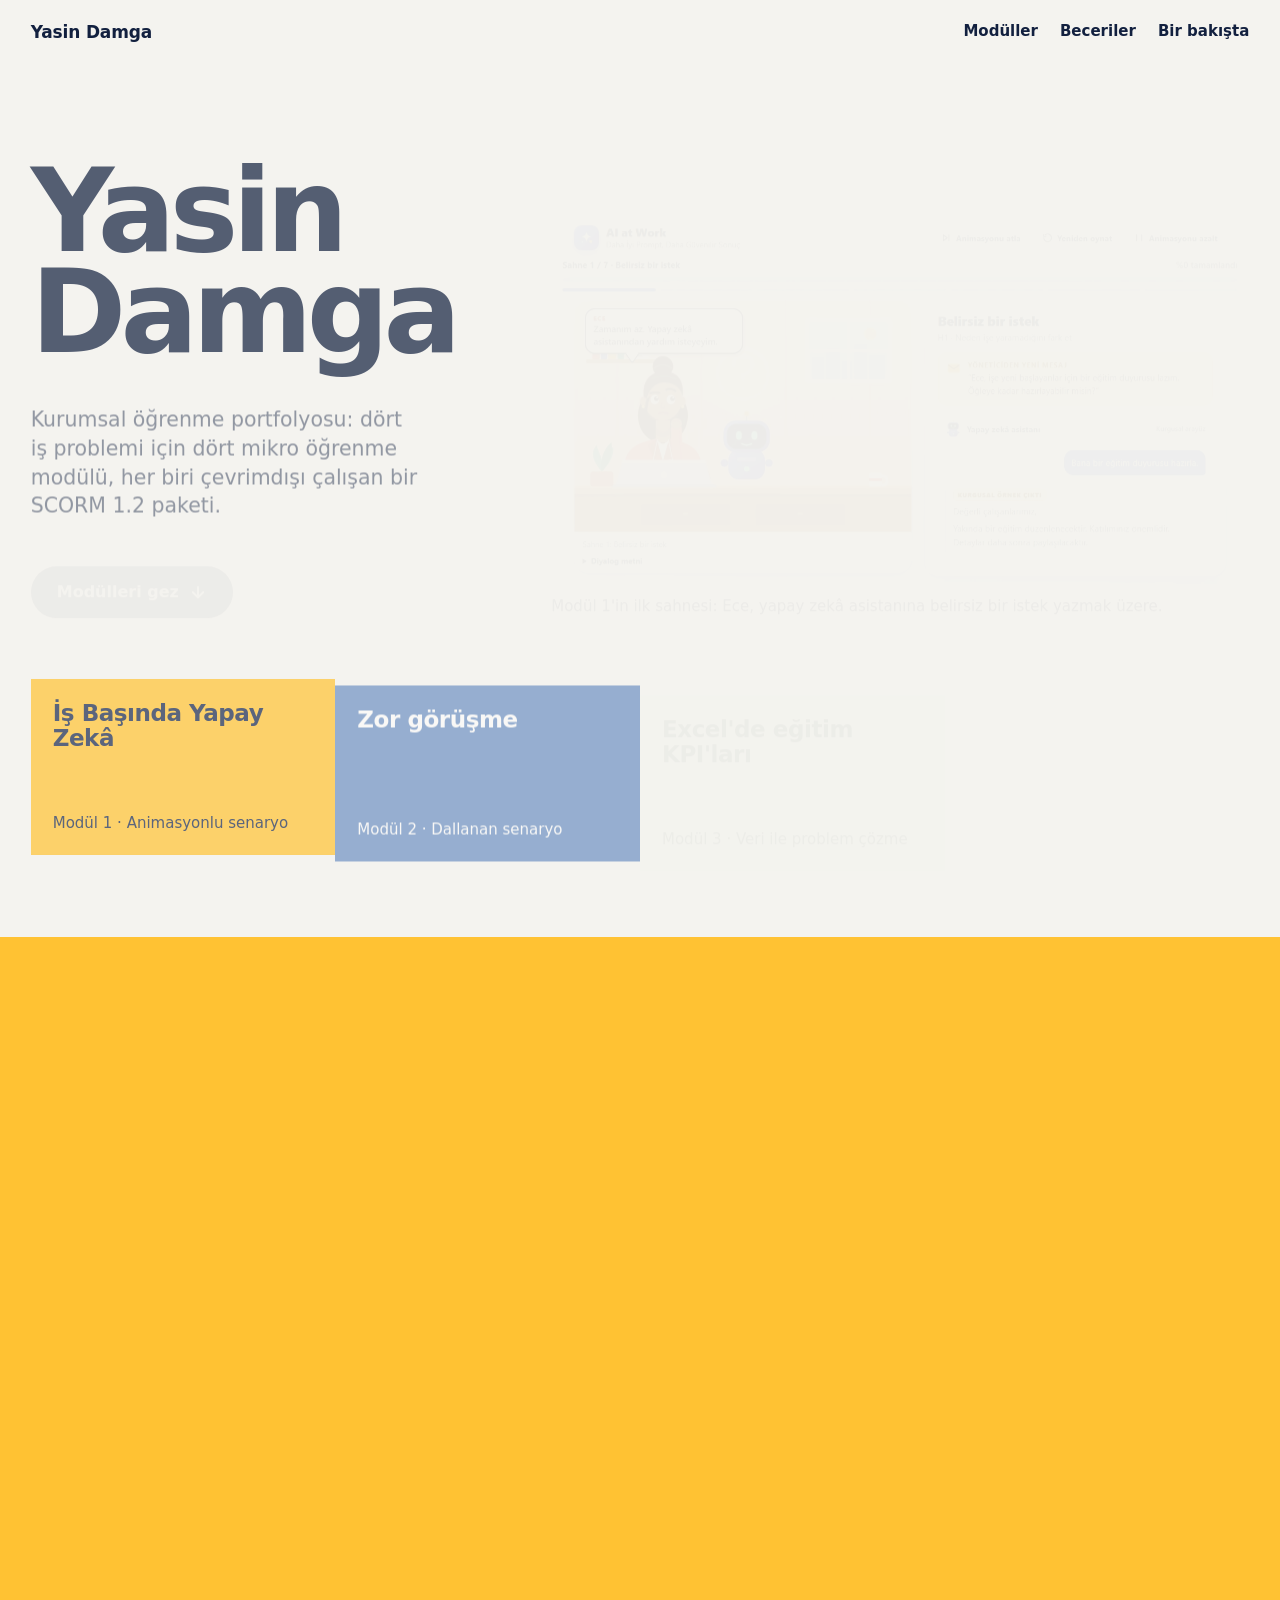
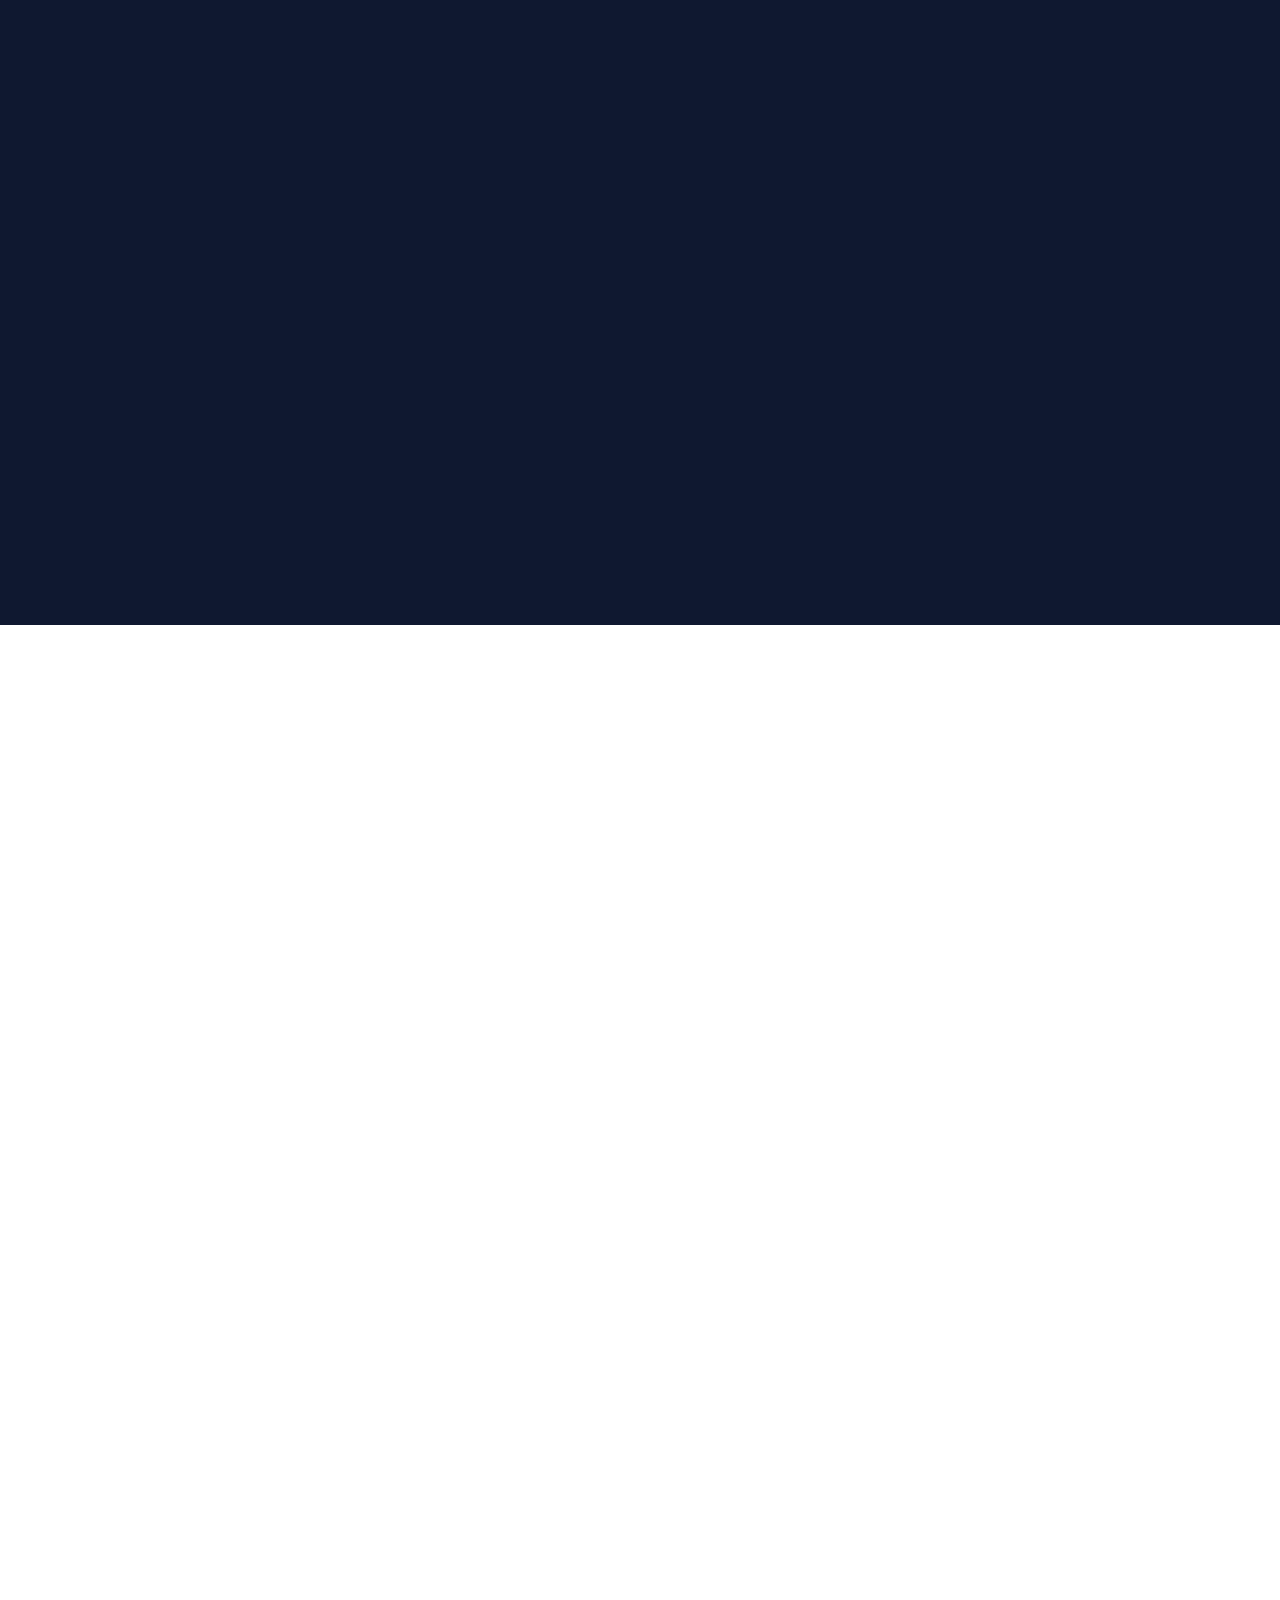
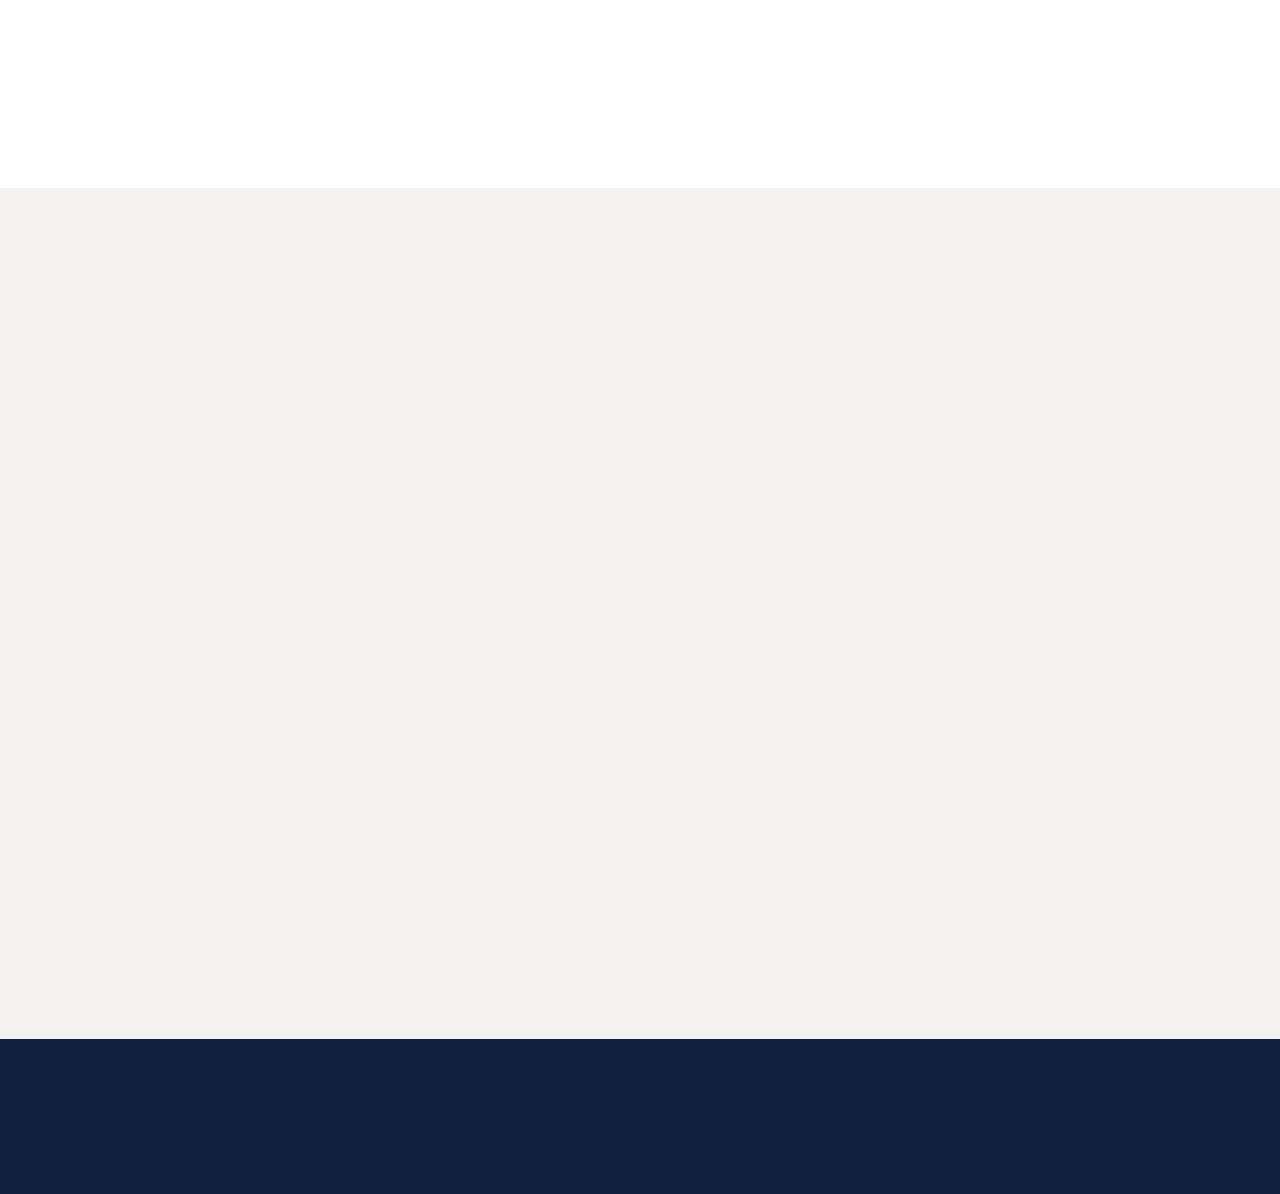
<file: index.html>
<!DOCTYPE html>
<html lang="tr">
<head>
  <meta charset="UTF-8">
  <meta http-equiv="refresh" content="0; url=kurumsal-akademi/index.html">
  <title>Yasin Damga: Kurumsal Öğrenme Portfolyosu</title>
</head>
<body>
  <p><a href="kurumsal-akademi/index.html">Portfolyoya git</a></p>
</body>
</html>
</file>
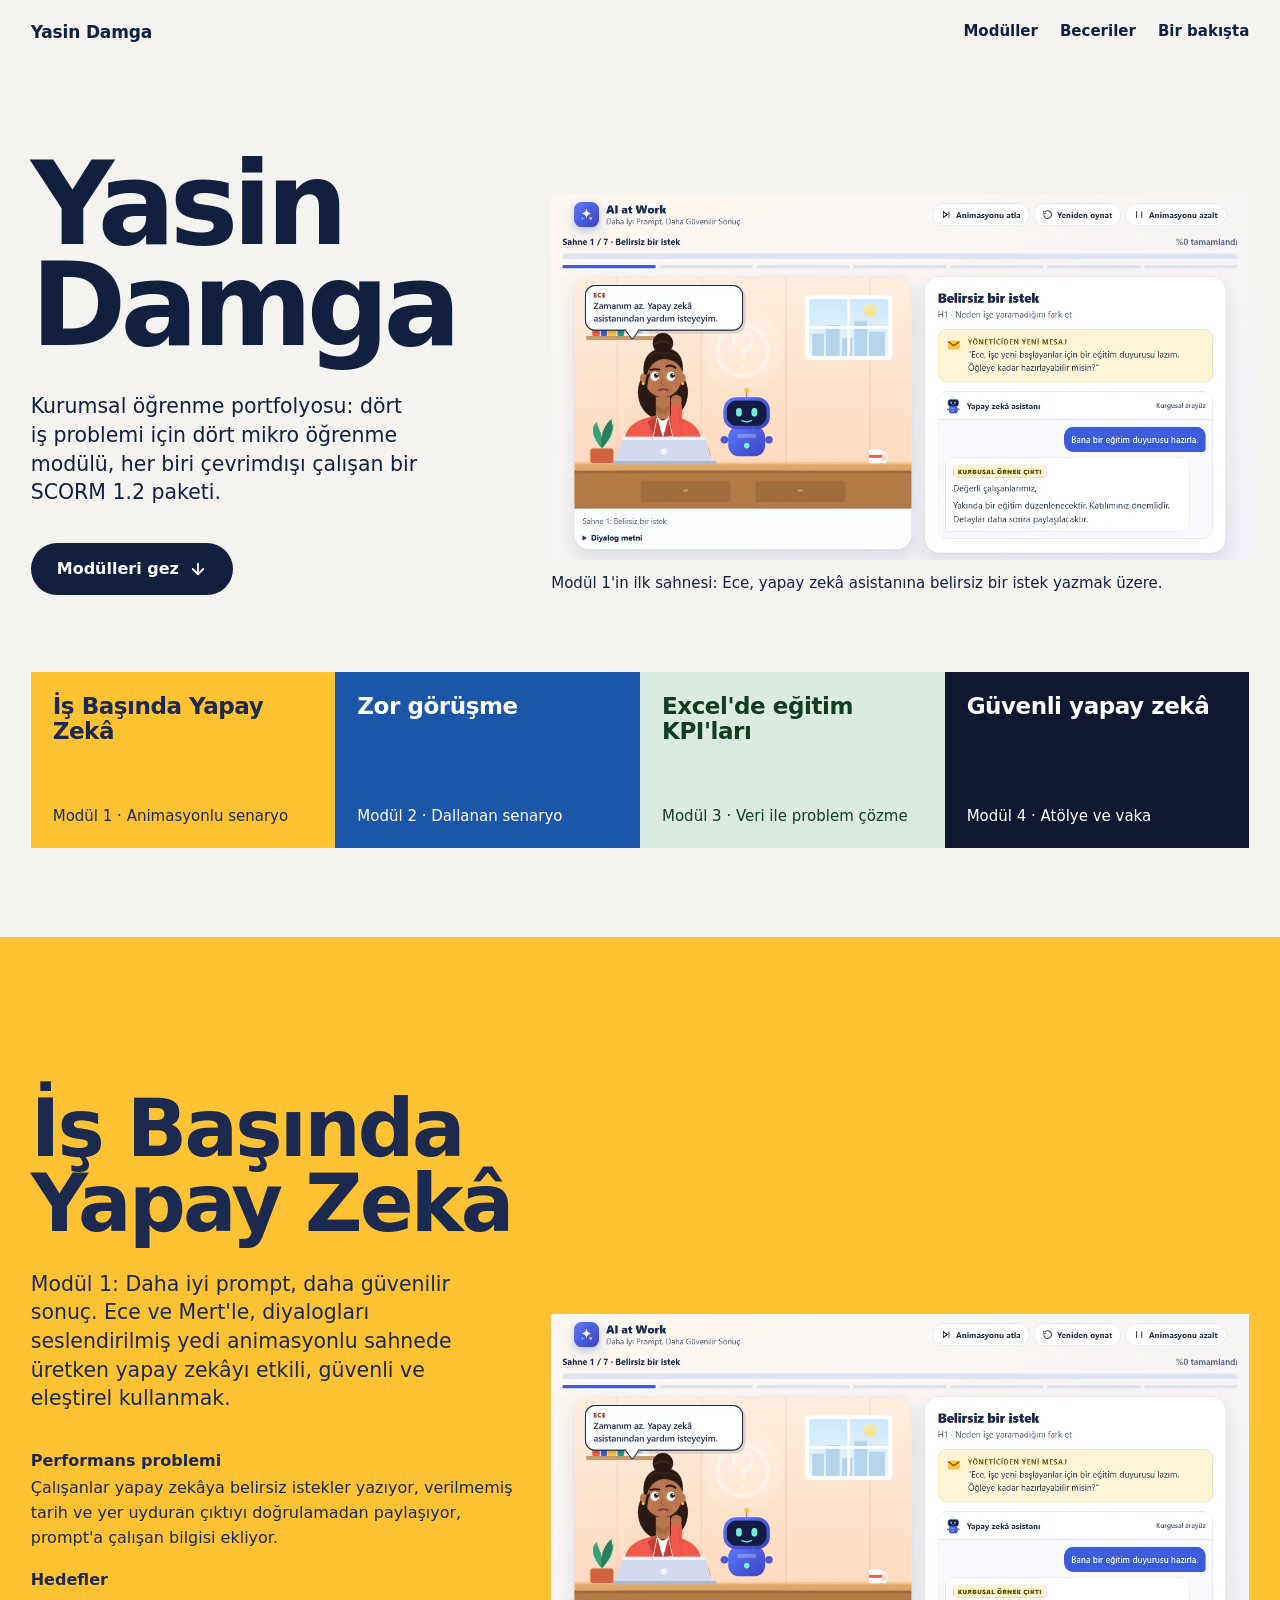
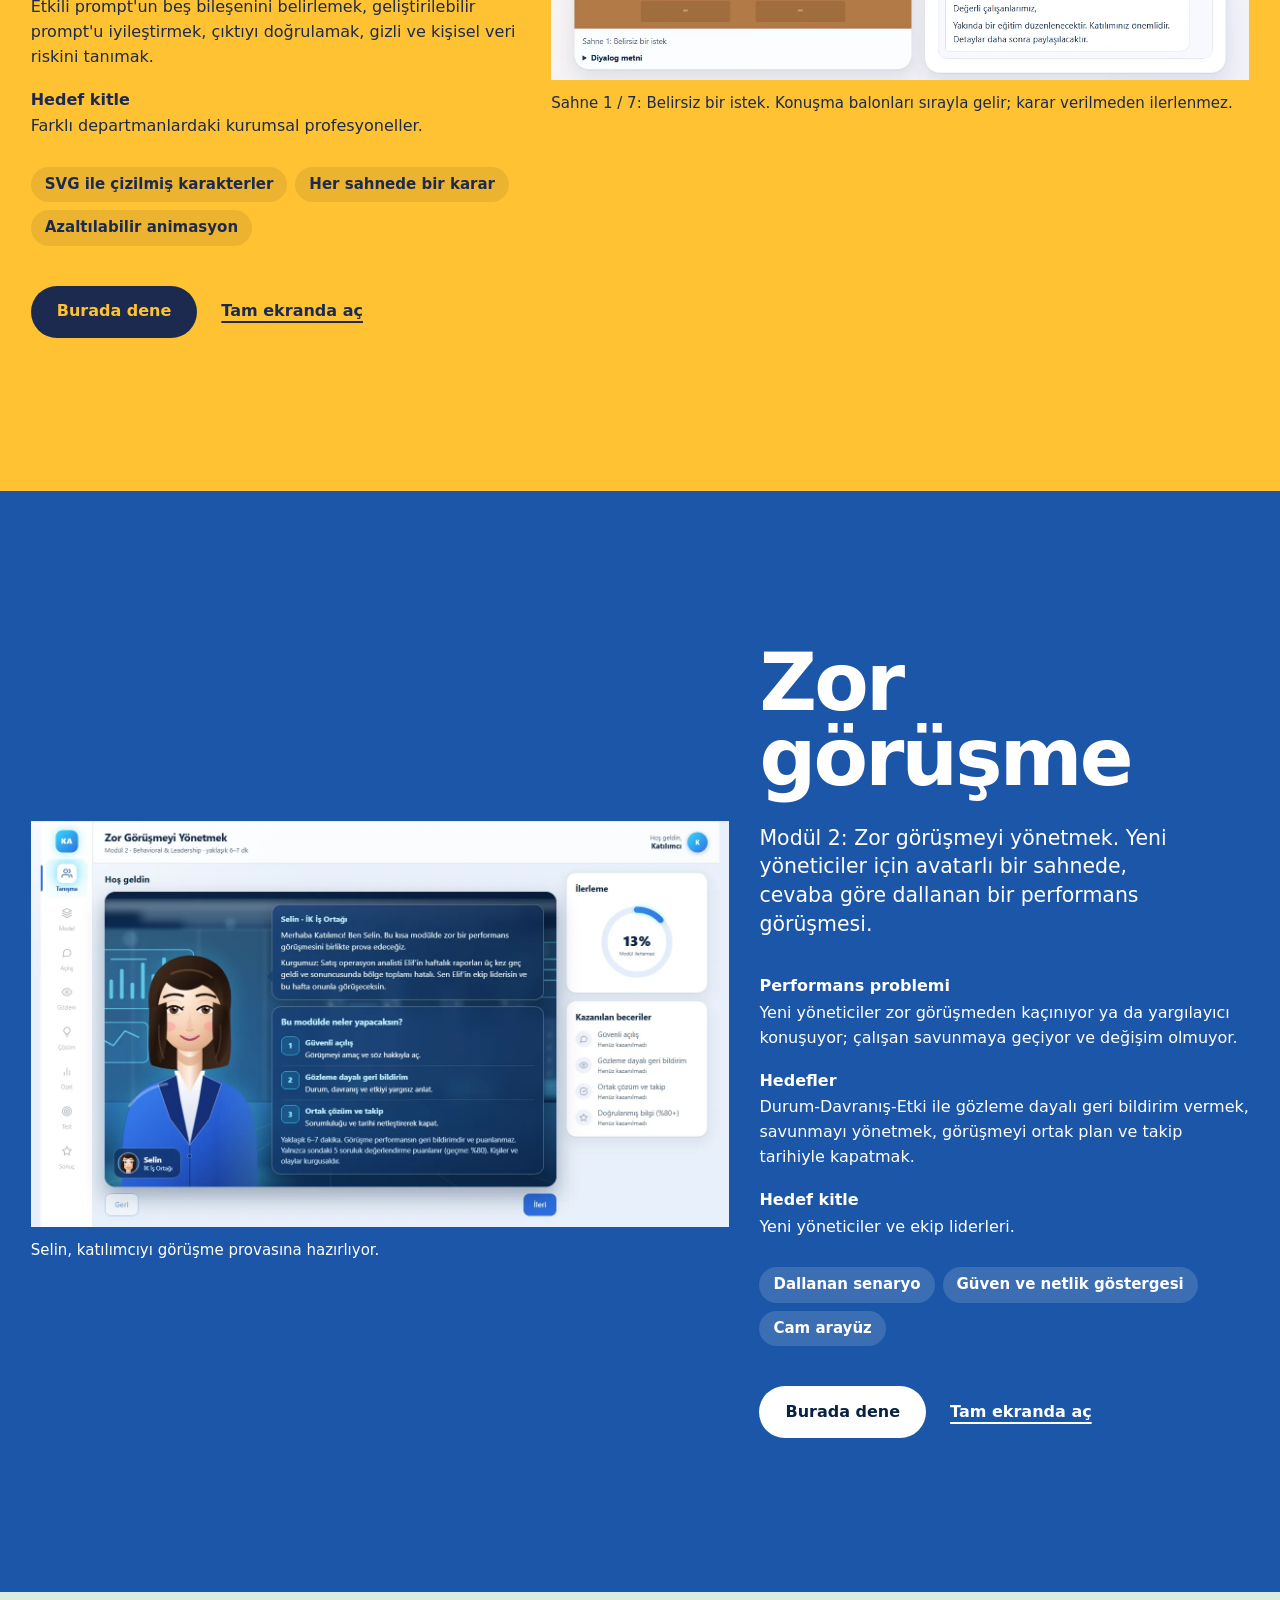
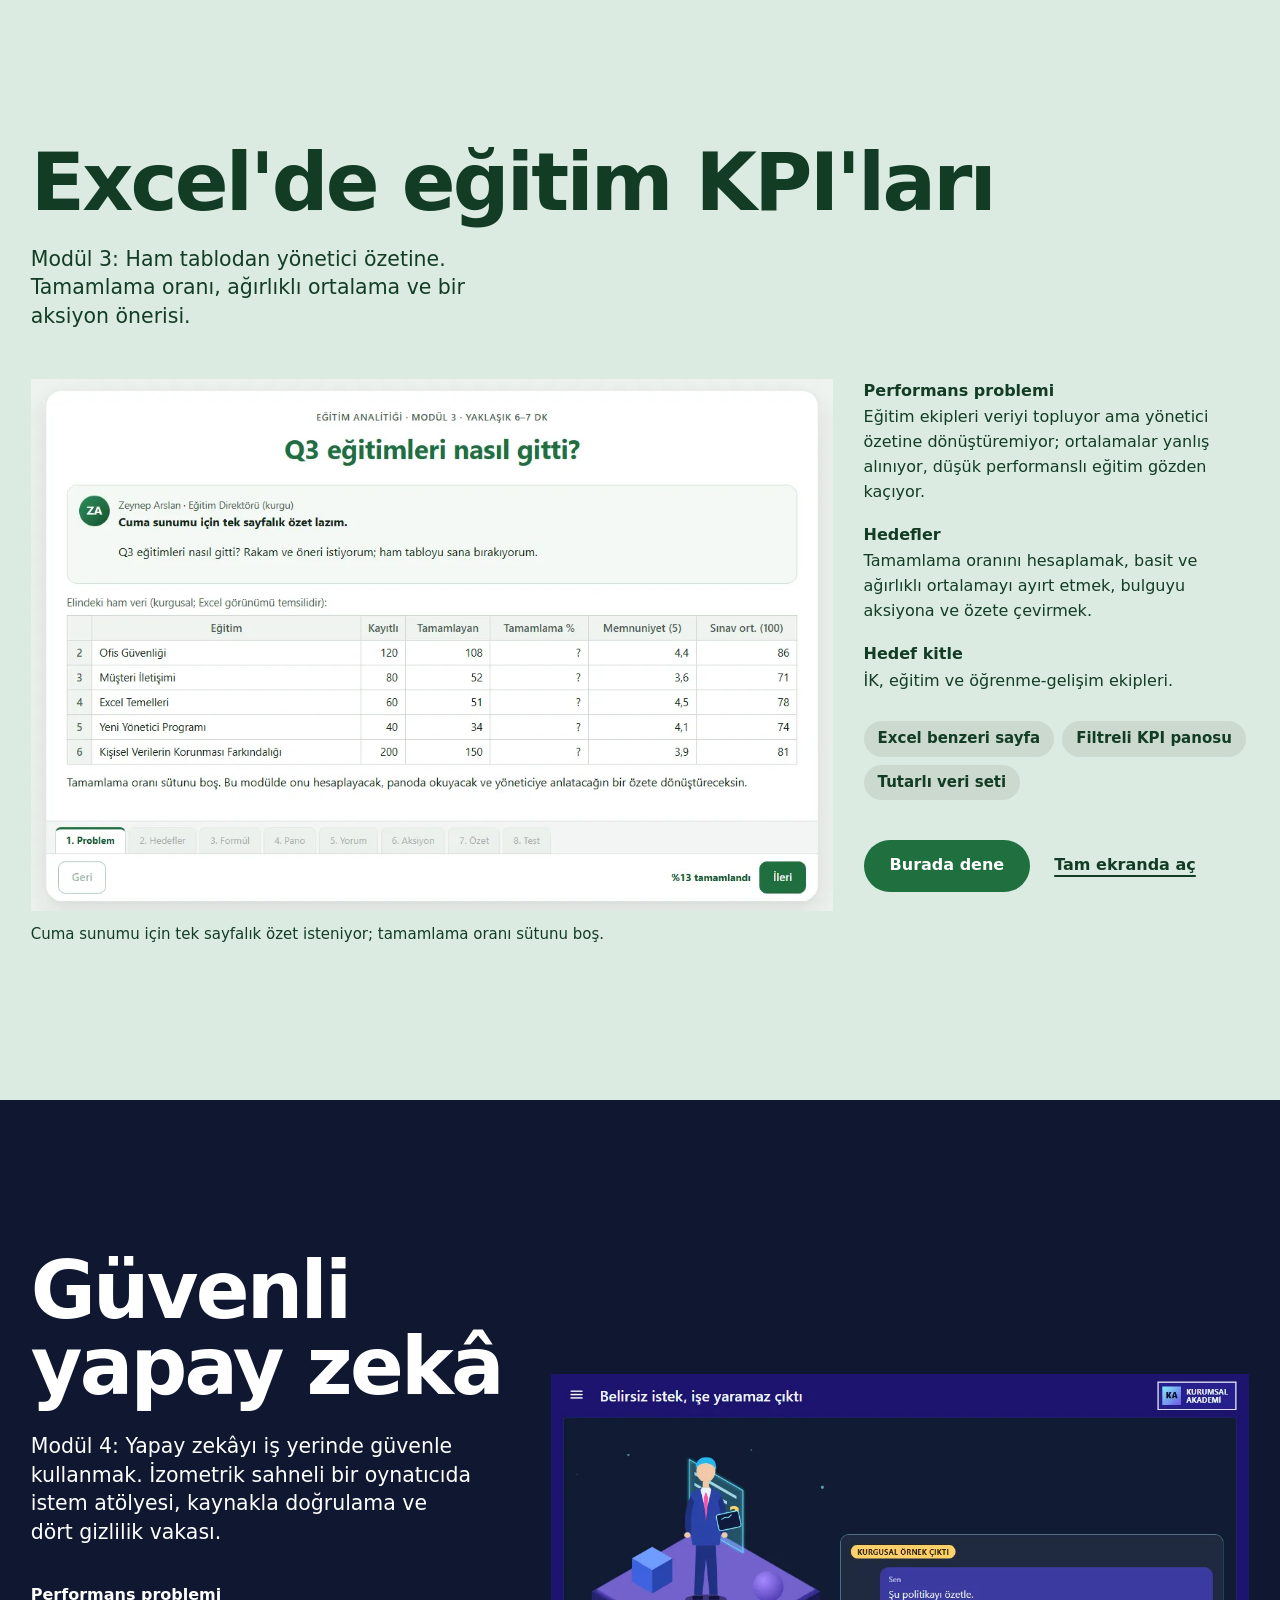
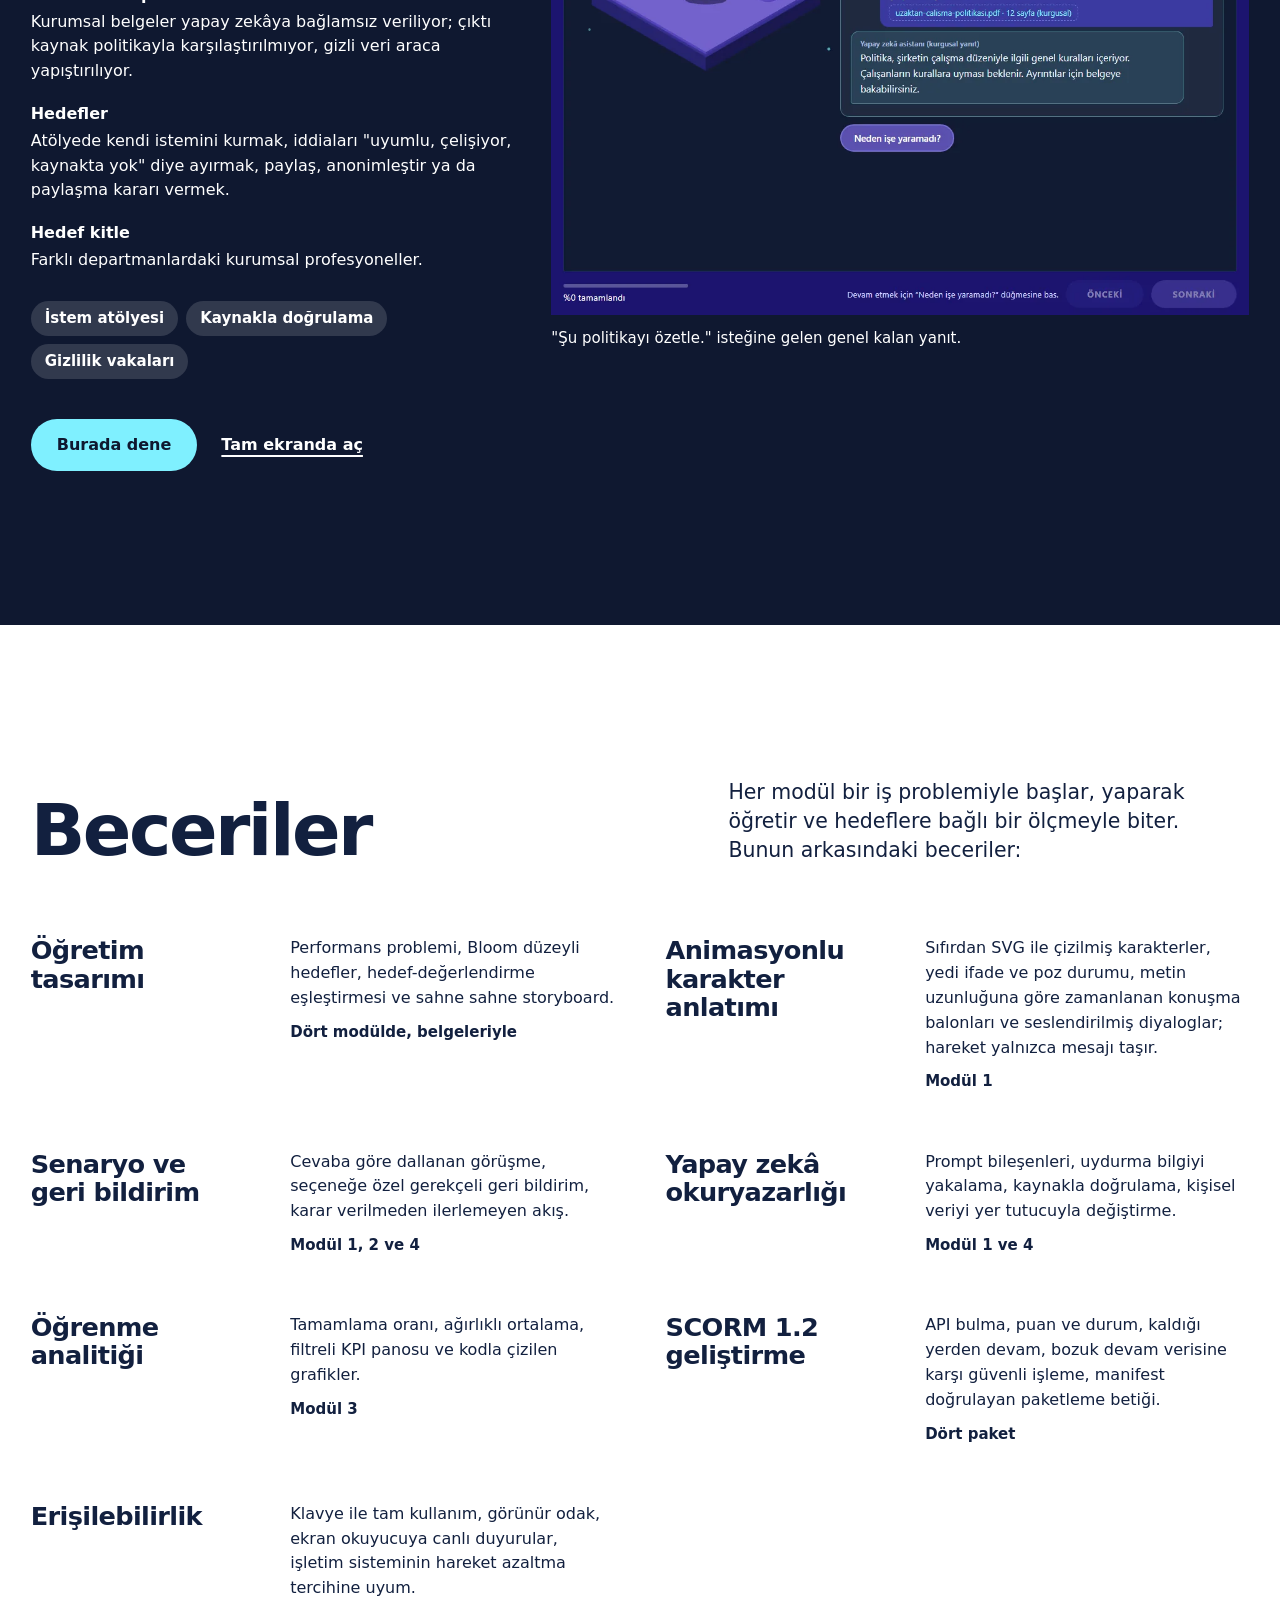
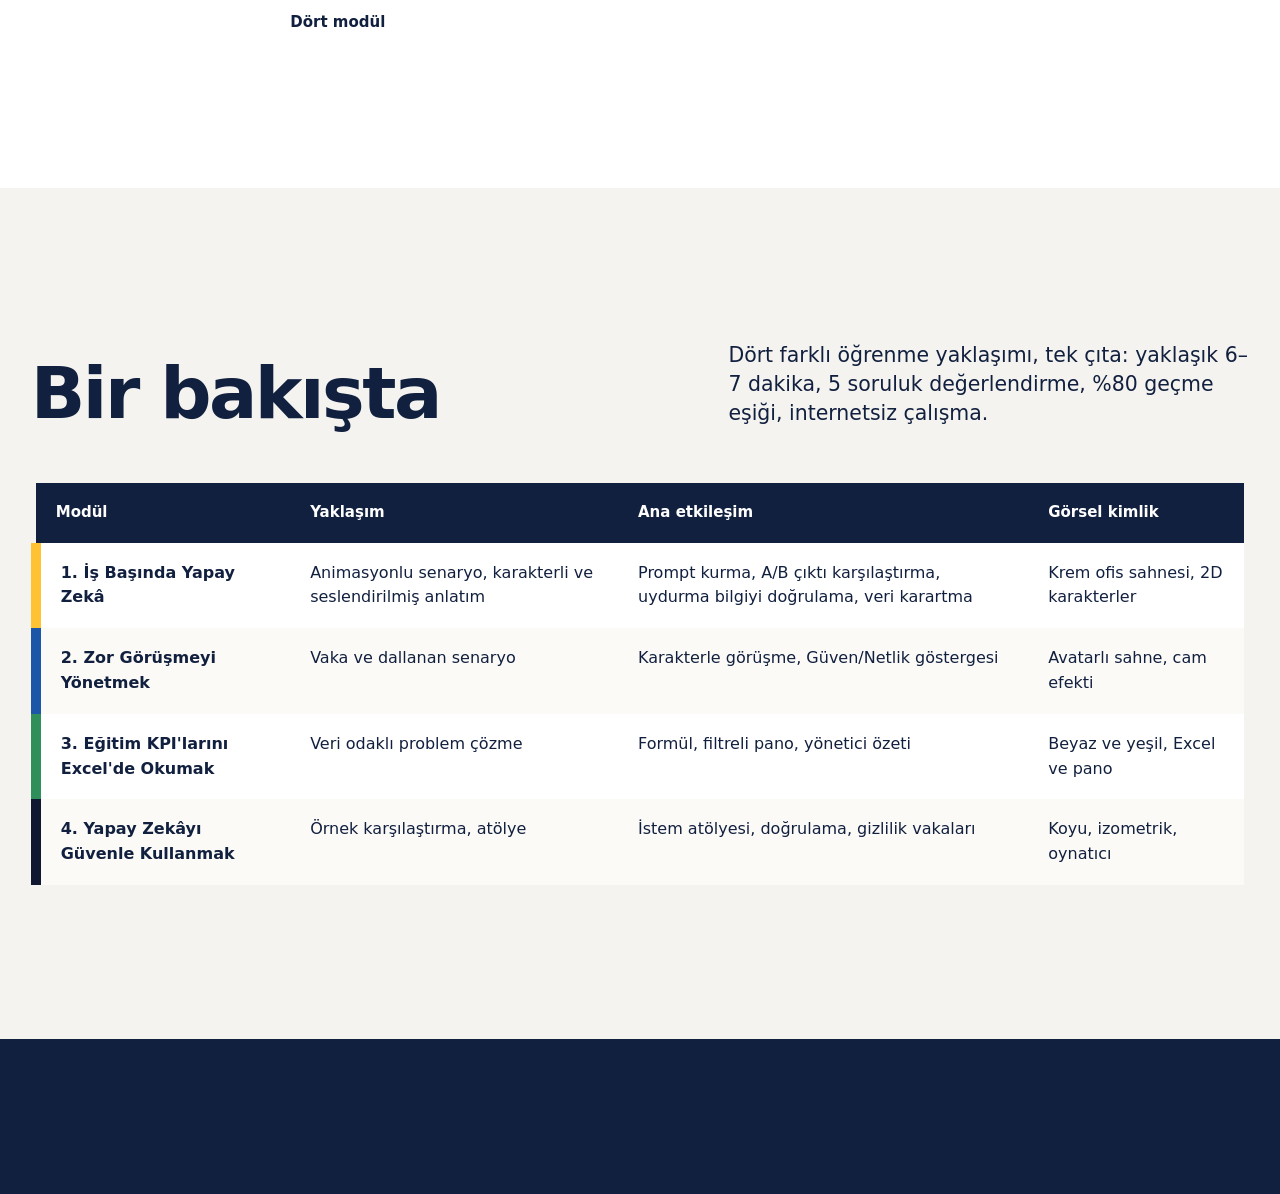
<file: kurumsal-akademi/index.html>
<!DOCTYPE html>
<html lang="tr">
<head>
  <meta charset="UTF-8">
  <meta name="viewport" content="width=device-width, initial-scale=1">
  <title>Yasin Damga: Kurumsal Öğrenme Portfolyosu</title>
  <meta name="description" content="Kurumsal öğrenme portfolyosu: dört iş problemi için dört mikro öğrenme modülü, her biri çevrimdışı çalışan bir SCORM 1.2 paketi.">
  <style>
    /* Her modül kendi renk alanıyla bir bölümdür; renkler modüllerin kendi arayüzlerinden alındı. */
    :root {
      --kagit: #f4f3ef;
      --murekkep: #12203f;
      --vurgu: #2456d6;

      --m1-zemin: #ffc233; --m1-yazi: #1b2a4e; --m1-dugme: #1b2a4e; --m1-dugme-yazi: #ffc233;
      --m2-zemin: #1c56a8; --m2-yazi: #ffffff; --m2-dugme: #ffffff; --m2-dugme-yazi: #0a2243;
      --m3-zemin: #dcebe1; --m3-yazi: #123d24; --m3-dugme: #1f6f3f; --m3-dugme-yazi: #ffffff;
      --m4-zemin: #0f1830; --m4-yazi: #ffffff; --m4-dugme: #7ff0ff; --m4-dugme-yazi: #0f1830;
      --beyaz: #ffffff;

      --kenar: clamp(16px, 2.4vw, 32px);
      --bolum: clamp(96px, 12vw, 200px);
      --dev: clamp(2.75rem, 6.2vw, 6rem);
      --buyuk: clamp(1.25rem, 1.6vw, 1.5rem);
      --metin: clamp(1rem, 1.15vw, 1.125rem);
      --kucuk: .9375rem;
      --hiz: cubic-bezier(.2, .7, .2, 1);
    }
    * { box-sizing: border-box; }
    html { -webkit-text-size-adjust: 100%; scroll-behavior: smooth; }
    @media (prefers-reduced-motion: reduce) { html { scroll-behavior: auto; } }
    body {
      margin: 0; background: var(--kagit); color: var(--murekkep);
      font-family: "Segoe UI Variable Text", "Segoe UI", system-ui, -apple-system, Roboto, "Helvetica Neue", Arial, sans-serif;
      font-size: var(--metin); line-height: 1.55;
    }
    h1, h2, h3 { font-family: "Segoe UI Variable Display", "Segoe UI", system-ui, -apple-system, Roboto, "Helvetica Neue", Arial, sans-serif; font-weight: 800; letter-spacing: -.035em; line-height: .95; margin: 0; text-wrap: balance; }
    p { margin: 0; }
    a { color: inherit; }
    img { display: block; max-width: 100%; height: auto; }
    :focus-visible { outline: 3px solid currentColor; outline-offset: 3px; }
    .sar { width: 100%; max-width: 1440px; margin: 0 auto; padding: 0 var(--kenar); }
    .izgara { display: grid; grid-template-columns: repeat(12, minmax(0, 1fr)); column-gap: clamp(16px, 2.4vw, 40px); }
    .atla { position: absolute; left: -999px; top: 8px; z-index: 20; background: var(--murekkep); color: #fff; padding: 10px 14px; }
    .atla:focus { left: 8px; }

    /* Üst çubuk: düz, bulunduğu bölümün rengini alır */
    .ust { position: sticky; top: 0; z-index: 10; background: var(--ust-zemin, var(--kagit)); color: var(--ust-yazi, var(--murekkep)); transition: background-color .45s var(--hiz), color .45s var(--hiz); }
    .ust .sar { display: flex; align-items: center; gap: 24px; min-height: 64px; }
    .marka { font-weight: 800; font-size: 1.0625rem; text-decoration: none; letter-spacing: -.01em; margin-right: auto; }
    .ust nav { display: flex; gap: 22px; }
    .ust nav a { text-decoration: none; font-size: var(--kucuk); font-weight: 600; }
    .ust nav a:hover { text-decoration: underline; text-underline-offset: 4px; }

    /* Düğmeler: düz, tam yuvarlak */
    .dugme { display: inline-flex; align-items: center; gap: 10px; min-height: 52px; padding: 0 26px; border-radius: 999px; border: 0; font: inherit; font-weight: 700; font-size: 1rem; text-decoration: none; cursor: pointer; background: var(--d-zemin, var(--murekkep)); color: var(--d-yazi, #fff); transition: transform .18s var(--hiz), opacity .18s; }
    .dugme:hover { transform: translateY(-2px); }
    .dugme:active { transform: translateY(1px) scale(.98); }
    .dugme.ikincil { background: transparent; color: inherit; padding: 0 6px; text-decoration: underline; text-underline-offset: 5px; text-decoration-thickness: 2px; }
    .dugme.ikincil:hover { text-decoration-thickness: 3px; }
    .dugme svg { width: 18px; height: 18px; transition: transform .18s var(--hiz); }
    .dugme:hover svg { transform: translateX(3px); }
    .eylemler { display: flex; flex-wrap: wrap; align-items: center; gap: 12px 18px; }

    /* Açılış */
    .acilis { padding: clamp(48px, 7vw, 112px) 0 clamp(56px, 7vw, 112px); }
    .acilis .izgara { align-items: end; row-gap: 48px; }
    .acilis-metin { grid-column: 1 / span 5; }
    .acilis h1 { font-size: clamp(3.25rem, 9vw, 9.25rem); line-height: .88; letter-spacing: -.05em; }
    .acilis .alt { font-size: var(--buyuk); line-height: 1.4; max-width: 30ch; margin-top: 36px; }
    .acilis .eylemler { margin-top: 36px; }
    .acilis figure { grid-column: 6 / span 7; margin: 0; }
    .acilis figure img { width: 100%; aspect-ratio: 1220 / 640; object-fit: cover; }
    figcaption { font-size: var(--kucuk); margin-top: 12px; }

    /* Dört renk alanından oluşan içindekiler */
    .icindekiler { list-style: none; margin: clamp(56px, 6vw, 96px) 0 0; padding: 0; display: grid; grid-template-columns: repeat(4, minmax(0, 1fr)); }
    .icindekiler a { display: flex; flex-direction: column; justify-content: space-between; gap: 28px; min-height: 176px; padding: 22px 22px 20px; text-decoration: none; transition: transform .2s var(--hiz); }
    .icindekiler a:hover { transform: translateY(-6px); }
    .icindekiler strong { font-size: clamp(1.25rem, 1.8vw, 1.75rem); line-height: 1.1; letter-spacing: -.02em; }
    .icindekiler span { font-size: var(--kucuk); }
    .r1 { background: var(--m1-zemin); color: var(--m1-yazi); --d-zemin: var(--m1-dugme); --d-yazi: var(--m1-dugme-yazi); }
    .r2 { background: var(--m2-zemin); color: var(--m2-yazi); --d-zemin: var(--m2-dugme); --d-yazi: var(--m2-dugme-yazi); }
    .r3 { background: var(--m3-zemin); color: var(--m3-yazi); --d-zemin: var(--m3-dugme); --d-yazi: var(--m3-dugme-yazi); }
    .r4 { background: var(--m4-zemin); color: var(--m4-yazi); --d-zemin: var(--m4-dugme); --d-yazi: var(--m4-dugme-yazi); }

    /* Modül bölümleri */
    .modul { min-height: min(90svh, 980px); padding: var(--bolum) 0; display: flex; align-items: center; }
    .modul .izgara { align-items: center; row-gap: 48px; }
    .modul h2 { font-size: var(--dev); }
    .modul .ozet { font-size: var(--buyuk); line-height: 1.4; margin-top: 28px; max-width: 34ch; }
    .modul dl { margin: 36px 0 0; display: grid; gap: 18px; }
    .modul dt { font-weight: 700; }
    .modul dd { margin: 2px 0 0; max-width: 52ch; }
    .modul .yontem { margin: 28px 0 0; padding: 0; list-style: none; display: flex; flex-wrap: wrap; gap: 8px; }
    .modul .yontem li { padding: 6px 14px; border-radius: 999px; background: rgba(0, 0, 0, .08); font-size: var(--kucuk); font-weight: 600; }
    .r2 .yontem li, .r4 .yontem li { background: rgba(255, 255, 255, .14); }
    .modul .eylemler { margin-top: 40px; }
    .metin-sol { grid-column: 1 / span 5; }
    .gorsel-sag { grid-column: 6 / span 7; }
    .gorsel-sol { grid-column: 1 / span 7; grid-row: 1; }
    .metin-sag { grid-column: 8 / span 5; grid-row: 1; }

    /* Ekran: görüntü ya da canlı modül */
    .ekran { margin: 0; }
    .ekran-cerceve { position: relative; overflow: hidden; background: #fff; }
    .ekran-cerceve img { width: 100%; transform: scale(1.06); transform-origin: 50% 0; transition: transform 1.6s var(--hiz); }
    .gorundu .ekran-cerceve img, .no-js .ekran-cerceve img { transform: none; }
    .ekran-cerceve iframe { position: absolute; inset: 0; width: 100%; height: 100%; border: 0; background: #fff; }
    .ekran.canli .ekran-cerceve { height: min(78svh, 760px); }
    .ekran.canli .ekran-cerceve img { visibility: hidden; }

    /* Modül 3: üstte geniş başlık, altta görüntü ve iki sütun */
    .r3 .izgara { align-items: start; }
    .r3 .bas { grid-column: 1 / -1; display: flex; flex-wrap: wrap; align-items: end; justify-content: space-between; gap: 24px 48px; }
    .r3 .bas .ozet { margin-top: 0; }
    .r3 .ekran { grid-column: 1 / span 8; }
    .r3 .yan { grid-column: 9 / span 4; }
    .r3 .yan dl { margin-top: 0; }

    /* Beceriler */
    .beceriler { background: var(--beyaz); padding: var(--bolum) 0; }
    .beceriler h2, .bakis h2 { font-size: clamp(2.5rem, 5.6vw, 5.5rem); }
    .beceriler .giris { display: flex; flex-wrap: wrap; align-items: end; justify-content: space-between; gap: 24px 48px; }
    .beceriler .giris p { font-size: var(--buyuk); line-height: 1.4; max-width: 40ch; }
    .beceri-liste { list-style: none; margin: 72px 0 0; padding: 0; display: grid; grid-template-columns: repeat(2, minmax(0, 1fr)); gap: 56px clamp(24px, 4vw, 72px); }
    .beceri-liste li { display: grid; grid-template-columns: minmax(0, 5fr) minmax(0, 7fr); gap: 8px 28px; }
    .beceri-liste h3 { font-size: clamp(1.375rem, 2vw, 1.875rem); letter-spacing: -.025em; line-height: 1.1; }
    .beceri-liste .nerede { display: block; margin-top: 10px; font-size: var(--kucuk); font-weight: 700; }

    /* Bir bakışta (gerçek tablo) */
    .bakis { padding: var(--bolum) 0; }
    .bakis .ust-satir { display: flex; flex-wrap: wrap; align-items: end; justify-content: space-between; gap: 24px 48px; }
    .bakis .ust-satir p { font-size: var(--buyuk); line-height: 1.4; max-width: 40ch; }
    .tablo-kaydir { overflow-x: auto; margin-top: 56px; }
    table { width: 100%; border-collapse: collapse; min-width: 760px; }
    th, td { text-align: left; vertical-align: top; padding: 18px 20px; }
    thead th { font-size: var(--kucuk); background: var(--murekkep); color: #fff; }
    tbody th { font-weight: 800; }
    tbody tr { background: var(--beyaz); }
    tbody tr:nth-child(even) { background: #fbfaf7; }
    tbody td:first-child, tbody th:first-child { border-left: 10px solid var(--satir, transparent); }

    /* Kapanış */
    footer { background: var(--murekkep); color: #fff; padding: clamp(72px, 9vw, 140px) 0 40px; overflow: hidden; }

    /* Giriş hareketi: yalnızca betik çalışırsa gizlenir */
    .js .belir { opacity: 0; transform: translateY(24px); transition: opacity .7s var(--hiz), transform .7s var(--hiz); transition-delay: calc(var(--sira, 0) * 80ms); }
    .js .gorundu .belir, .js .belir.gorundu { opacity: 1; transform: none; }
    @media (prefers-reduced-motion: reduce) {
      .js .belir { opacity: 1; transform: none; transition: none; }
      .ekran-cerceve img { transform: none; transition: none; }
      .dugme, .icindekiler a, .ust { transition: none; }
      .dugme:hover, .icindekiler a:hover { transform: none; }
    }

    @media (max-width: 1000px) {
      .acilis-metin, .acilis figure, .metin-sol, .gorsel-sag, .gorsel-sol, .metin-sag, .r3 .ekran, .r3 .yan { grid-column: 1 / -1; grid-row: auto; }
      .icindekiler { grid-template-columns: repeat(2, minmax(0, 1fr)); }
      .modul { min-height: 0; }
      .beceri-liste { grid-template-columns: 1fr; }
    }
    @media (max-width: 640px) {
      .ust nav { display: none; }
      .icindekiler a { min-height: 132px; padding: 18px 16px; }
      .beceri-liste li { grid-template-columns: 1fr; }
      .ekran.canli .ekran-cerceve { height: 82svh; }
      .dugme { min-height: 48px; padding: 0 22px; }
    }
  </style>
</head>
<body class="no-js">
  <script>document.body.classList.remove("no-js"); document.documentElement.classList.add("js");</script>
  <a class="atla" href="#modul-1">Modüllere geç</a>

  <header class="ust" id="ust">
    <div class="sar">
      <a class="marka" href="#">Yasin Damga</a>
      <nav aria-label="Sayfa içi">
        <a href="#modul-1">Modüller</a>
        <a href="#beceriler">Beceriler</a>
        <a href="#bakis">Bir bakışta</a>
      </nav>
    </div>
  </header>

  <main>
    <section class="acilis" data-ust="kagit" aria-labelledby="baslik">
      <div class="sar">
        <div class="izgara">
          <div class="acilis-metin">
            <h1 id="baslik" class="belir">Yasin<br>Damga</h1>
            <p class="alt belir" style="--sira:1">Kurumsal öğrenme portfolyosu: dört iş problemi için dört mikro öğrenme modülü, her biri çevrimdışı çalışan bir SCORM 1.2 paketi.</p>
            <div class="eylemler belir" style="--sira:2">
              <a class="dugme" href="#modul-1">Modülleri gez
                <svg viewBox="0 0 24 24" fill="none" stroke="currentColor" stroke-width="2.4" stroke-linecap="round" stroke-linejoin="round" aria-hidden="true"><path d="M12 5v14M5 12l7 7 7-7"/></svg>
              </a>
            </div>
          </div>
          <figure class="belir" style="--sira:2">
            <img src="gorseller/modul-1-ai-at-work.webp" width="1220" height="640" alt="İş Başında Yapay Zekâ modülünün ilk sahnesi: Ece masasında düşünüyor, yanında yapay zekâ asistanı robot; sağda yöneticiden gelen mesaj ve asistanın genel çıktısı.">
            <figcaption>Modül 1'in ilk sahnesi: Ece, yapay zekâ asistanına belirsiz bir istek yazmak üzere.</figcaption>
          </figure>
        </div>

        <ol class="icindekiler" aria-label="Modüller">
          <li class="belir" style="--sira:0"><a class="r1" href="#modul-1"><strong>İş Başında Yapay Zekâ</strong><span>Modül 1 · Animasyonlu senaryo</span></a></li>
          <li class="belir" style="--sira:1"><a class="r2" href="#modul-2"><strong>Zor görüşme</strong><span>Modül 2 · Dallanan senaryo</span></a></li>
          <li class="belir" style="--sira:2"><a class="r3" href="#modul-3"><strong>Excel'de eğitim KPI'ları</strong><span>Modül 3 · Veri ile problem çözme</span></a></li>
          <li class="belir" style="--sira:3"><a class="r4" href="#modul-4"><strong>Güvenli yapay zekâ</strong><span>Modül 4 · Atölye ve vaka</span></a></li>
        </ol>
      </div>
    </section>

    <section class="modul r1" id="modul-1" data-ust="m1" aria-labelledby="m1-baslik">
      <div class="sar">
        <div class="izgara">
          <div class="metin-sol">
            <h2 id="m1-baslik" class="belir">İş Başında Yapay Zekâ</h2>
            <p class="ozet belir" style="--sira:1">Modül 1: Daha iyi prompt, daha güvenilir sonuç. Ece ve Mert'le, diyalogları seslendirilmiş yedi animasyonlu sahnede üretken yapay zekâyı etkili, güvenli ve eleştirel kullanmak.</p>
            <dl class="belir" style="--sira:2">
              <div><dt>Performans problemi</dt><dd>Çalışanlar yapay zekâya belirsiz istekler yazıyor, verilmemiş tarih ve yer uyduran çıktıyı doğrulamadan paylaşıyor, prompt'a çalışan bilgisi ekliyor.</dd></div>
              <div><dt>Hedefler</dt><dd>Etkili prompt'un beş bileşenini belirlemek, geliştirilebilir prompt'u iyileştirmek, çıktıyı doğrulamak, gizli ve kişisel veri riskini tanımak.</dd></div>
              <div><dt>Hedef kitle</dt><dd>Farklı departmanlardaki kurumsal profesyoneller.</dd></div>
            </dl>
            <ul class="yontem belir" style="--sira:3" aria-label="Yöntem"><li>SVG ile çizilmiş karakterler</li><li>Her sahnede bir karar</li><li>Azaltılabilir animasyon</li></ul>
            <div class="eylemler belir" style="--sira:4">
              <a class="dugme" href="moduller/modul-1-ai-at-work/index.html" data-dene="ekran-1">Burada dene</a>
              <a class="dugme ikincil" href="moduller/modul-1-ai-at-work/index.html">Tam ekranda aç</a>
            </div>
          </div>
          <figure class="ekran gorsel-sag belir" id="ekran-1" style="--sira:2">
            <div class="ekran-cerceve"><img src="gorseller/modul-1-ai-at-work.webp" width="1220" height="640" loading="lazy" alt="İş Başında Yapay Zekâ modülü: Ece ve yapay zekâ asistanının bulunduğu ofis sahnesi ve karar paneli."></div>
            <figcaption>Sahne 1 / 7: Belirsiz bir istek. Konuşma balonları sırayla gelir; karar verilmeden ilerlenmez.</figcaption>
          </figure>
        </div>
      </div>
    </section>

    <section class="modul r2" id="modul-2" data-ust="m2" aria-labelledby="m2-baslik">
      <div class="sar">
        <div class="izgara">
          <figure class="ekran gorsel-sol belir" id="ekran-2" style="--sira:2">
            <div class="ekran-cerceve"><img src="gorseller/modul-2-zor-gorusme.webp" width="1440" height="838" loading="lazy" alt="Zor Görüşmeyi Yönetmek modülü: İK iş ortağı Selin avatarı, cam efektli konuşma panelleri, ilerleme halkası ve kazanılan beceriler listesi."></div>
            <figcaption>Selin, katılımcıyı görüşme provasına hazırlıyor.</figcaption>
          </figure>
          <div class="metin-sag">
            <h2 id="m2-baslik" class="belir">Zor görüşme</h2>
            <p class="ozet belir" style="--sira:1">Modül 2: Zor görüşmeyi yönetmek. Yeni yöneticiler için avatarlı bir sahnede, cevaba göre dallanan bir performans görüşmesi.</p>
            <dl class="belir" style="--sira:2">
              <div><dt>Performans problemi</dt><dd>Yeni yöneticiler zor görüşmeden kaçınıyor ya da yargılayıcı konuşuyor; çalışan savunmaya geçiyor ve değişim olmuyor.</dd></div>
              <div><dt>Hedefler</dt><dd>Durum-Davranış-Etki ile gözleme dayalı geri bildirim vermek, savunmayı yönetmek, görüşmeyi ortak plan ve takip tarihiyle kapatmak.</dd></div>
              <div><dt>Hedef kitle</dt><dd>Yeni yöneticiler ve ekip liderleri.</dd></div>
            </dl>
            <ul class="yontem belir" style="--sira:3" aria-label="Yöntem"><li>Dallanan senaryo</li><li>Güven ve netlik göstergesi</li><li>Cam arayüz</li></ul>
            <div class="eylemler belir" style="--sira:4">
              <a class="dugme" href="moduller/modul-2-zor-gorusme/index.html" data-dene="ekran-2">Burada dene</a>
              <a class="dugme ikincil" href="moduller/modul-2-zor-gorusme/index.html">Tam ekranda aç</a>
            </div>
          </div>
        </div>
      </div>
    </section>

    <section class="modul r3" id="modul-3" data-ust="m3" aria-labelledby="m3-baslik">
      <div class="sar">
        <div class="izgara">
          <div class="bas">
            <h2 id="m3-baslik" class="belir">Excel'de eğitim KPI'ları</h2>
            <p class="ozet belir" style="--sira:1">Modül 3: Ham tablodan yönetici özetine. Tamamlama oranı, ağırlıklı ortalama ve bir aksiyon önerisi.</p>
          </div>
          <figure class="ekran belir" id="ekran-3" style="--sira:2">
            <div class="ekran-cerceve"><img src="gorseller/modul-3-kpi-analizi.webp" width="1100" height="730" loading="lazy" alt="Eğitim KPI modülü: eğitim direktörünün mesajı ve tamamlama oranı sütunu boş bırakılmış Excel görünümlü ham veri tablosu."></div>
            <figcaption>Cuma sunumu için tek sayfalık özet isteniyor; tamamlama oranı sütunu boş.</figcaption>
          </figure>
          <div class="yan">
            <dl class="belir" style="--sira:3">
              <div><dt>Performans problemi</dt><dd>Eğitim ekipleri veriyi topluyor ama yönetici özetine dönüştüremiyor; ortalamalar yanlış alınıyor, düşük performanslı eğitim gözden kaçıyor.</dd></div>
              <div><dt>Hedefler</dt><dd>Tamamlama oranını hesaplamak, basit ve ağırlıklı ortalamayı ayırt etmek, bulguyu aksiyona ve özete çevirmek.</dd></div>
              <div><dt>Hedef kitle</dt><dd>İK, eğitim ve öğrenme-gelişim ekipleri.</dd></div>
            </dl>
            <ul class="yontem belir" style="--sira:4" aria-label="Yöntem"><li>Excel benzeri sayfa</li><li>Filtreli KPI panosu</li><li>Tutarlı veri seti</li></ul>
            <div class="eylemler belir" style="--sira:5">
              <a class="dugme" href="moduller/modul-3-kpi-analizi/index.html" data-dene="ekran-3">Burada dene</a>
              <a class="dugme ikincil" href="moduller/modul-3-kpi-analizi/index.html">Tam ekranda aç</a>
            </div>
          </div>
        </div>
      </div>
    </section>

    <section class="modul r4" id="modul-4" data-ust="m4" aria-labelledby="m4-baslik">
      <div class="sar">
        <div class="izgara">
          <div class="metin-sol">
            <h2 id="m4-baslik" class="belir">Güvenli yapay zekâ</h2>
            <p class="ozet belir" style="--sira:1">Modül 4: Yapay zekâyı iş yerinde güvenle kullanmak. İzometrik sahneli bir oynatıcıda istem atölyesi, kaynakla doğrulama ve dört gizlilik vakası.</p>
            <dl class="belir" style="--sira:2">
              <div><dt>Performans problemi</dt><dd>Kurumsal belgeler yapay zekâya bağlamsız veriliyor; çıktı kaynak politikayla karşılaştırılmıyor, gizli veri araca yapıştırılıyor.</dd></div>
              <div><dt>Hedefler</dt><dd>Atölyede kendi istemini kurmak, iddiaları "uyumlu, çelişiyor, kaynakta yok" diye ayırmak, paylaş, anonimleştir ya da paylaşma kararı vermek.</dd></div>
              <div><dt>Hedef kitle</dt><dd>Farklı departmanlardaki kurumsal profesyoneller.</dd></div>
            </dl>
            <ul class="yontem belir" style="--sira:3" aria-label="Yöntem"><li>İstem atölyesi</li><li>Kaynakla doğrulama</li><li>Gizlilik vakaları</li></ul>
            <div class="eylemler belir" style="--sira:4">
              <a class="dugme" href="moduller/modul-4-yapay-zeka/index.html" data-dene="ekran-4">Burada dene</a>
              <a class="dugme ikincil" href="moduller/modul-4-yapay-zeka/index.html">Tam ekranda aç</a>
            </div>
          </div>
          <figure class="ekran gorsel-sag belir" id="ekran-4" style="--sira:2">
            <div class="ekran-cerceve"><img src="gorseller/modul-4-yapay-zeka.webp" width="1120" height="868" loading="lazy" alt="Yapay Zekâyı Güvenle Kullanmak modülü: koyu zeminde izometrik platformda duran karakter ve belirsiz bir isteğe verilmiş yapay zekâ yanıtı."></div>
            <figcaption>"Şu politikayı özetle." isteğine gelen genel kalan yanıt.</figcaption>
          </figure>
        </div>
      </div>
    </section>

    <section class="beceriler" id="beceriler" data-ust="beyaz" aria-labelledby="beceri-baslik">
      <div class="sar">
          <div class="giris">
            <h2 id="beceri-baslik" class="belir">Beceriler</h2>
            <p class="belir" style="--sira:1">Her modül bir iş problemiyle başlar, yaparak öğretir ve hedeflere bağlı bir ölçmeyle biter. Bunun arkasındaki beceriler:</p>
          </div>
          <ul class="beceri-liste">
            <li class="belir"><h3>Öğretim tasarımı</h3><p>Performans problemi, Bloom düzeyli hedefler, hedef-değerlendirme eşleştirmesi ve sahne sahne storyboard. <span class="nerede">Dört modülde, belgeleriyle</span></p></li>
            <li class="belir"><h3>Animasyonlu karakter anlatımı</h3><p>Sıfırdan SVG ile çizilmiş karakterler, yedi ifade ve poz durumu, metin uzunluğuna göre zamanlanan konuşma balonları ve seslendirilmiş diyaloglar; hareket yalnızca mesajı taşır. <span class="nerede">Modül 1</span></p></li>
            <li class="belir"><h3>Senaryo ve geri bildirim</h3><p>Cevaba göre dallanan görüşme, seçeneğe özel gerekçeli geri bildirim, karar verilmeden ilerlemeyen akış. <span class="nerede">Modül 1, 2 ve 4</span></p></li>
            <li class="belir"><h3>Yapay zekâ okuryazarlığı</h3><p>Prompt bileşenleri, uydurma bilgiyi yakalama, kaynakla doğrulama, kişisel veriyi yer tutucuyla değiştirme. <span class="nerede">Modül 1 ve 4</span></p></li>
            <li class="belir"><h3>Öğrenme analitiği</h3><p>Tamamlama oranı, ağırlıklı ortalama, filtreli KPI panosu ve kodla çizilen grafikler. <span class="nerede">Modül 3</span></p></li>
            <li class="belir"><h3>SCORM 1.2 geliştirme</h3><p>API bulma, puan ve durum, kaldığı yerden devam, bozuk devam verisine karşı güvenli işleme, manifest doğrulayan paketleme betiği. <span class="nerede">Dört paket</span></p></li>
            <li class="belir"><h3>Erişilebilirlik</h3><p>Klavye ile tam kullanım, görünür odak, ekran okuyucuya canlı duyurular, işletim sisteminin hareket azaltma tercihine uyum. <span class="nerede">Dört modül</span></p></li>
          </ul>
      </div>
    </section>

    <section class="bakis" id="bakis" data-ust="kagit" aria-labelledby="bakis-baslik">
      <div class="sar">
        <div class="ust-satir">
          <h2 id="bakis-baslik" class="belir">Bir bakışta</h2>
          <p class="belir" style="--sira:1">Dört farklı öğrenme yaklaşımı, tek çıta: yaklaşık 6–7 dakika, 5 soruluk değerlendirme, %80 geçme eşiği, internetsiz çalışma.</p>
        </div>
        <div class="tablo-kaydir belir" style="--sira:2">
          <table>
            <thead><tr><th scope="col">Modül</th><th scope="col">Yaklaşım</th><th scope="col">Ana etkileşim</th><th scope="col">Görsel kimlik</th></tr></thead>
            <tbody>
              <tr style="--satir: var(--m1-zemin)"><th scope="row">1. İş Başında Yapay Zekâ</th><td>Animasyonlu senaryo, karakterli ve seslendirilmiş anlatım</td><td>Prompt kurma, A/B çıktı karşılaştırma, uydurma bilgiyi doğrulama, veri karartma</td><td>Krem ofis sahnesi, 2D karakterler</td></tr>
              <tr style="--satir: var(--m2-zemin)"><th scope="row">2. Zor Görüşmeyi Yönetmek</th><td>Vaka ve dallanan senaryo</td><td>Karakterle görüşme, Güven/Netlik göstergesi</td><td>Avatarlı sahne, cam efekti</td></tr>
              <tr style="--satir: #2f8f5b"><th scope="row">3. Eğitim KPI'larını Excel'de Okumak</th><td>Veri odaklı problem çözme</td><td>Formül, filtreli pano, yönetici özeti</td><td>Beyaz ve yeşil, Excel ve pano</td></tr>
              <tr style="--satir: var(--m4-zemin)"><th scope="row">4. Yapay Zekâyı Güvenle Kullanmak</th><td>Örnek karşılaştırma, atölye</td><td>İstem atölyesi, doğrulama, gizlilik vakaları</td><td>Koyu, izometrik, oynatıcı</td></tr>
            </tbody>
          </table>
        </div>
      </div>
    </section>
  </main>

  <footer data-ust="murekkep"></footer>

  <script>
    (function () {
      // Giriş hareketi: bölüm görünür olunca parçaları sırayla getirir.
      var bolumler = document.querySelectorAll("section, footer");
      var azalt = window.matchMedia && window.matchMedia("(prefers-reduced-motion: reduce)").matches;
      if ("IntersectionObserver" in window && !azalt) {
        var gozcu = new IntersectionObserver(function (girdiler) {
          girdiler.forEach(function (g) {
            if (g.isIntersecting) { g.target.classList.add("gorundu"); gozcu.unobserve(g.target); }
          });
        }, { rootMargin: "0px 0px -12% 0px" });
        bolumler.forEach(function (b) { gozcu.observe(b); });
      } else {
        bolumler.forEach(function (b) { b.classList.add("gorundu"); });
      }

      // Üst çubuk, altından geçen bölümün rengini alır.
      var renkler = {
        kagit: ["var(--kagit)", "var(--murekkep)"], beyaz: ["var(--beyaz)", "var(--murekkep)"], murekkep: ["var(--murekkep)", "#fff"],
        m1: ["var(--m1-zemin)", "var(--m1-yazi)"], m2: ["var(--m2-zemin)", "var(--m2-yazi)"],
        m3: ["var(--m3-zemin)", "var(--m3-yazi)"], m4: ["var(--m4-zemin)", "var(--m4-yazi)"]
      };
      var ust = document.getElementById("ust");
      var alanlar = Array.prototype.slice.call(document.querySelectorAll("[data-ust]"));
      var bekliyor = false;
      function boya() {
        bekliyor = false;
        var cizgi = ust.getBoundingClientRect().bottom;
        for (var i = alanlar.length - 1; i >= 0; i--) {
          if (alanlar[i].getBoundingClientRect().top <= cizgi) {
            var r = renkler[alanlar[i].getAttribute("data-ust")];
            ust.style.setProperty("--ust-zemin", r[0]); ust.style.setProperty("--ust-yazi", r[1]);
            return;
          }
        }
        ust.style.removeProperty("--ust-zemin"); ust.style.removeProperty("--ust-yazi");
      }
      window.addEventListener("scroll", function () { if (!bekliyor) { bekliyor = true; requestAnimationFrame(boya); } }, { passive: true });
      boya();

      // "Burada dene": ekran görüntüsünün yerine modülün kendisini açar (LMS yokken modül çevrimdışı çalışır).
      document.querySelectorAll("[data-dene]").forEach(function (dugme) {
        dugme.addEventListener("click", function (olay) {
          var ekran = document.getElementById(dugme.getAttribute("data-dene"));
          if (!ekran) return;
          olay.preventDefault();
          var cerceve = ekran.querySelector(".ekran-cerceve");
          var mevcut = cerceve.querySelector("iframe");
          if (mevcut) {
            mevcut.remove(); ekran.classList.remove("canli"); dugme.textContent = "Burada dene";
            return;
          }
          var pencere = document.createElement("iframe");
          pencere.src = dugme.getAttribute("href");
          pencere.title = "Modül önizlemesi: " + ekran.closest("section").querySelector("h2").textContent;
          cerceve.appendChild(pencere);
          ekran.classList.add("canli");
          dugme.textContent = "Önizlemeyi kapat";
          ekran.scrollIntoView({ behavior: azalt ? "auto" : "smooth", block: "center" });
          pencere.focus();
        });
      });
    })();
  </script>
</body>
</html>
</file>
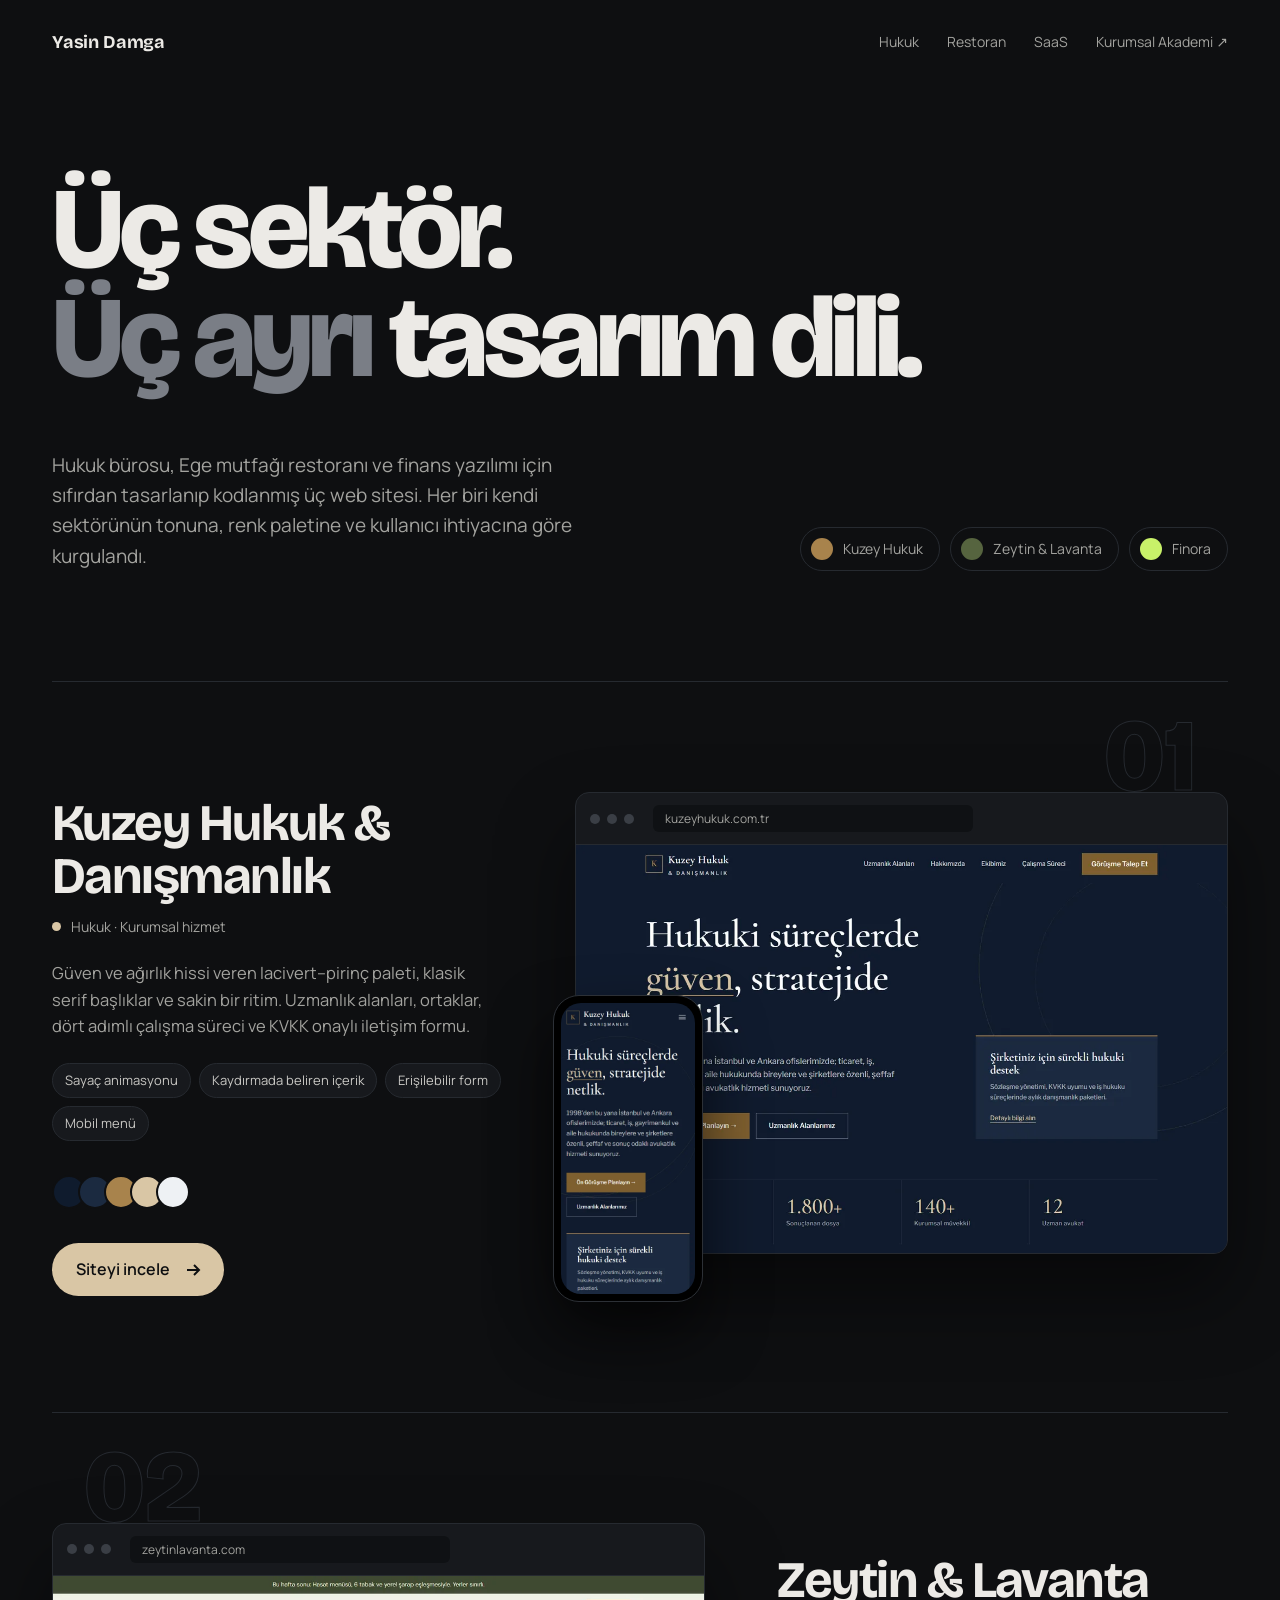
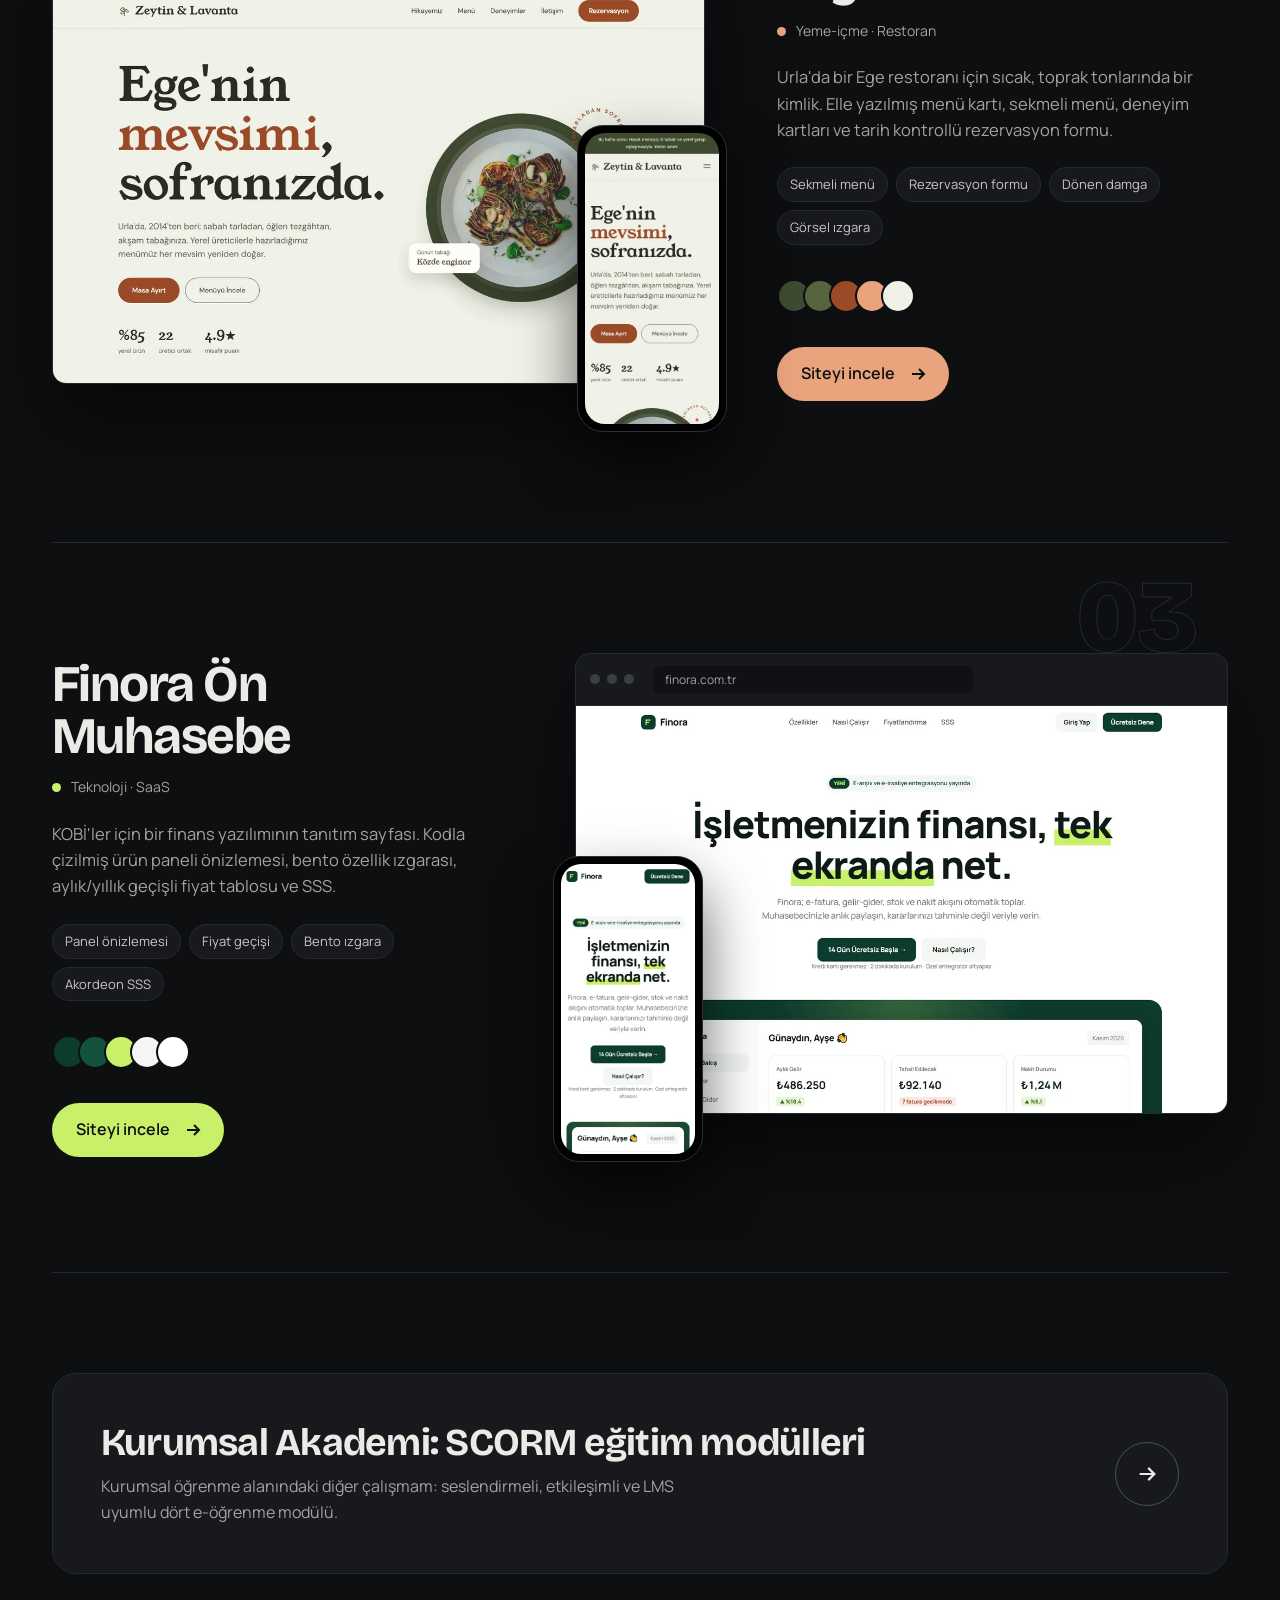
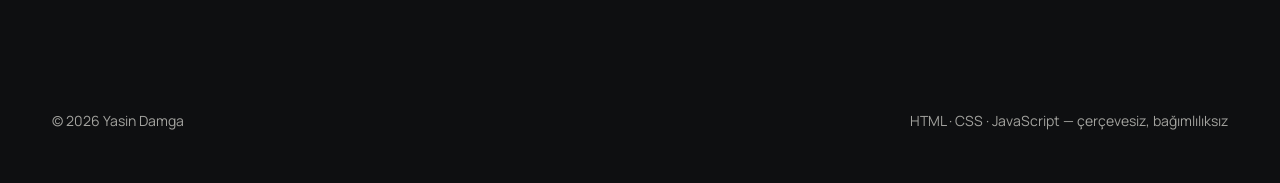
<file: web-tasarim/index.html>
<!doctype html>
<html lang="tr">
<head>
<meta charset="utf-8">
<meta name="viewport" content="width=device-width, initial-scale=1">
<title>Web Tasarım Çalışmaları — Yasin Damga</title>
<meta name="description" content="Hukuk, restoran ve SaaS sektörleri için tasarlanıp kodlanmış üç özgün, mobil uyumlu web sitesi.">
<link rel="preconnect" href="https://fonts.googleapis.com">
<link rel="preconnect" href="https://fonts.gstatic.com" crossorigin>
<link href="https://fonts.googleapis.com/css2?family=Bricolage+Grotesque:opsz,wght@12..96,500;12..96,700;12..96,800&family=Manrope:wght@400;500;600&display=swap" rel="stylesheet">
<style>
  :root{
    --bg:#0e0f11; --surface:#17191d; --line:#262a30; --text:#eceae6; --muted:#a3a39f;
    --display:"Bricolage Grotesque",system-ui,sans-serif; --body:"Manrope",system-ui,sans-serif;
    --ease:cubic-bezier(.16,1,.3,1);
  }
  *{box-sizing:border-box;margin:0;padding:0}
  html{scroll-behavior:smooth}
  body{font-family:var(--body);background:var(--bg);color:var(--text);line-height:1.6;-webkit-font-smoothing:antialiased;overflow-x:hidden}
  a{color:inherit;text-decoration:none}
  :focus-visible{outline:2px solid var(--text);outline-offset:4px;border-radius:4px}
  img{display:block;max-width:100%;height:auto}
  .wrap{max-width:1240px;margin:0 auto;padding:0 32px}

  /* top bar */
  .top{display:flex;justify-content:space-between;align-items:center;padding:28px 0;font-size:14px}
  .me{font-family:var(--display);font-weight:700;font-size:18px;letter-spacing:-.01em}
  .top nav{display:flex;gap:28px;color:var(--muted)}
  .top nav a{transition:color .2s}
  .top nav a:hover{color:var(--text)}

  /* hero */
  .hero{padding:90px 0 110px;position:relative}
  .hero h1{font-family:var(--display);font-weight:800;font-size:clamp(48px,9vw,128px);line-height:.95;letter-spacing:-.045em;max-width:1000px}
  .hero h1 .dim{color:#7a7e86}
  .hero-foot{display:grid;grid-template-columns:1.2fr 1fr;gap:60px;margin-top:56px;align-items:end}
  .hero-foot p{font-size:19px;color:var(--muted);max-width:540px}
  .swatches{display:flex;gap:10px;justify-content:flex-end;align-items:center;flex-wrap:wrap}
  .swatches a{display:flex;align-items:center;gap:10px;padding:10px 16px 10px 10px;border:1px solid var(--line);border-radius:999px;font-size:14px;color:var(--muted);transition:border-color .25s,color .25s,transform .25s var(--ease)}
  .swatches a:hover{border-color:var(--c);color:var(--text);transform:translateY(-2px)}
  .swatches i{width:22px;height:22px;border-radius:50%;background:var(--c)}

  /* projects */
  .project{--accent:#fff;padding:110px 0;border-top:1px solid var(--line);position:relative}
  .project-grid{display:grid;grid-template-columns:1.45fr 1fr;gap:72px;align-items:center}
  .project:nth-child(even) .project-grid{grid-template-columns:1fr 1.45fr}
  .project:nth-child(even) .stage{order:2}
  .num{position:absolute;top:24px;left:32px;font-family:var(--display);font-weight:800;font-size:clamp(64px,8vw,120px);line-height:1;color:transparent;-webkit-text-stroke:1px var(--line);pointer-events:none;user-select:none}
  .project:nth-child(even) .num{left:auto;right:32px}

  .stage{position:relative;padding-bottom:48px}
  .browser{border-radius:14px;overflow:hidden;background:var(--surface);border:1px solid var(--line);box-shadow:0 40px 80px rgba(0,0,0,.45);transition:transform .7s var(--ease)}
  .bar{display:flex;align-items:center;gap:7px;padding:12px 14px;border-bottom:1px solid var(--line)}
  .bar span{width:10px;height:10px;border-radius:50%;background:#3a3e45}
  .bar em{margin-left:12px;flex:1;max-width:320px;font-style:normal;font-size:12px;color:var(--muted);background:#0f1114;border-radius:6px;padding:4px 12px;white-space:nowrap;overflow:hidden;text-overflow:ellipsis}
  .phone{position:absolute;right:-22px;bottom:0;width:23%;min-width:120px;border-radius:26px;padding:7px;background:#000;border:1px solid #2c3036;box-shadow:0 30px 60px rgba(0,0,0,.6);transition:transform .7s var(--ease)}
  .phone img{border-radius:20px}
  .project:nth-child(even) .phone{right:auto;left:-22px}
  .project:hover .browser{transform:translateY(-6px)}
  .project:hover .phone{transform:translateY(-14px) rotate(-1.5deg)}
  .project:nth-child(even):hover .phone{transform:translateY(-14px) rotate(1.5deg)}

  .info h2{font-family:var(--display);font-weight:700;font-size:clamp(34px,4vw,52px);line-height:1.02;letter-spacing:-.03em}
  .meta{display:flex;align-items:center;gap:10px;margin:14px 0 22px;font-size:14px;color:var(--muted)}
  .meta i{width:9px;height:9px;border-radius:50%;background:var(--accent)}
  .info p{color:var(--muted);font-size:16.5px;margin-bottom:24px}
  .chips{display:flex;flex-wrap:wrap;gap:8px;margin-bottom:34px;list-style:none}
  .chips li{font-size:13px;padding:6px 12px;border-radius:999px;background:var(--surface);border:1px solid var(--line);color:#c9c8c4}
  .palette{display:flex;margin-bottom:34px}
  .palette span{width:34px;height:34px;border-radius:50%;border:2px solid var(--bg);margin-left:-8px}
  .palette span:first-child{margin-left:0}
  .cta{display:inline-flex;align-items:center;gap:14px;font-weight:600;font-size:16px;padding:14px 22px 14px 24px;border-radius:999px;background:var(--accent);color:var(--on-accent,#0e0f11);transition:gap .3s var(--ease),filter .2s}
  .cta:hover{gap:20px;filter:brightness(1.08)}
  .cta svg{transition:transform .3s var(--ease)}

  /* closing */
  .more{border-top:1px solid var(--line);padding:100px 0}
  .more-card{display:grid;grid-template-columns:1fr auto;gap:40px;align-items:center;padding:48px;border-radius:24px;background:var(--surface);border:1px solid var(--line);transition:border-color .3s}
  .more-card:hover{border-color:#4a4f57}
  .more-card h2{font-family:var(--display);font-weight:700;font-size:clamp(26px,3vw,38px);letter-spacing:-.02em;line-height:1.1;margin-bottom:10px}
  .more-card p{color:var(--muted);max-width:620px}
  .arrow{width:64px;height:64px;border-radius:50%;border:1px solid #4a4f57;display:grid;place-items:center;transition:transform .4s var(--ease),background .3s}
  .more-card:hover .arrow{transform:rotate(-45deg);background:var(--text);color:var(--bg)}
  footer{padding:36px 0 50px;color:var(--muted);font-size:14px;display:flex;justify-content:space-between;gap:20px;flex-wrap:wrap}
  footer a:hover{color:var(--text)}

  .reveal{opacity:0;transform:translateY(30px);transition:opacity .9s ease,transform .9s var(--ease)}
  .reveal.in{opacity:1;transform:none}

  @media (max-width:960px){
    .project-grid,.project:nth-child(even) .project-grid{grid-template-columns:1fr;gap:48px}
    .project:nth-child(even) .stage{order:0}
    .hero-foot{grid-template-columns:1fr;gap:32px}
    .swatches{justify-content:flex-start}
    .phone,.project:nth-child(even) .phone{right:-6px;left:auto}
    .num,.project:nth-child(even) .num{top:20px;right:16px;left:auto}
  }
  @media (max-width:600px){
    .wrap{padding:0 16px}
    .top nav a:not(:last-child){display:none}
    .hero{padding:50px 0 70px}
    .project{padding:80px 0}
    .phone{width:30%;min-width:96px;border-radius:18px;padding:5px}
    .phone img{border-radius:14px}
    .bar em{display:none}
    .more-card{grid-template-columns:1fr;padding:30px 24px}
  }
  @media (prefers-reduced-motion:reduce){
    .reveal{opacity:1;transform:none;transition:none}
    .project:hover .browser,.project:hover .phone{transform:none}
    html{scroll-behavior:auto}
  }
</style>
</head>
<body>

<div class="wrap">
  <header class="top">
    <a href="#" class="me">Yasin Damga</a>
    <nav aria-label="Sayfa içi">
      <a href="#hukuk">Hukuk</a>
      <a href="#restoran">Restoran</a>
      <a href="#saas">SaaS</a>
      <a href="../kurumsal-akademi/index.html">Kurumsal Akademi ↗</a>
    </nav>
  </header>

  <main>
    <section class="hero">
      <h1>Üç sektör.<br><span class="dim">Üç ayrı</span> tasarım dili.</h1>
      <div class="hero-foot">
        <p>Hukuk bürosu, Ege mutfağı restoranı ve finans yazılımı için sıfırdan tasarlanıp kodlanmış üç web sitesi. Her biri kendi sektörünün tonuna, renk paletine ve kullanıcı ihtiyacına göre kurgulandı.</p>
        <div class="swatches">
          <a href="#hukuk" style="--c:#a8834c"><i></i>Kuzey Hukuk</a>
          <a href="#restoran" style="--c:#56643f"><i></i>Zeytin & Lavanta</a>
          <a href="#saas" style="--c:#c8f169"><i></i>Finora</a>
        </div>
      </div>
    </section>

    <article class="project" id="hukuk" style="--accent:#d9c6a5">
      <span class="num" aria-hidden="true">01</span>
      <div class="project-grid">
        <a class="stage reveal" href="hukuk/index.html" aria-label="Kuzey Hukuk sitesini aç">
          <div class="browser">
            <div class="bar"><span></span><span></span><span></span><em>kuzeyhukuk.com.tr</em></div>
            <img src="img/hukuk-masaustu.webp" width="1200" height="750" alt="Kuzey Hukuk ana sayfası, masaüstü görünüm">
          </div>
          <div class="phone"><img src="img/hukuk-mobil.webp" width="390" height="844" alt="Kuzey Hukuk ana sayfası, mobil görünüm" loading="lazy"></div>
        </a>
        <div class="info reveal">
          <h2>Kuzey Hukuk & Danışmanlık</h2>
          <div class="meta"><i></i>Hukuk · Kurumsal hizmet</div>
          <p>Güven ve ağırlık hissi veren lacivert–pirinç paleti, klasik serif başlıklar ve sakin bir ritim. Uzmanlık alanları, ortaklar, dört adımlı çalışma süreci ve KVKK onaylı iletişim formu.</p>
          <ul class="chips"><li>Sayaç animasyonu</li><li>Kaydırmada beliren içerik</li><li>Erişilebilir form</li><li>Mobil menü</li></ul>
          <div class="palette" aria-hidden="true"><span style="background:#0f1b2d"></span><span style="background:#1b2a40"></span><span style="background:#a8834c"></span><span style="background:#d9c6a5"></span><span style="background:#eef1f4"></span></div>
          <a class="cta" href="hukuk/index.html">Siteyi incele <svg width="18" height="18" viewBox="0 0 18 18" fill="none" stroke="currentColor" stroke-width="2" aria-hidden="true"><path d="M3 9h12M10 4l5 5-5 5"/></svg></a>
        </div>
      </div>
    </article>

    <article class="project" id="restoran" style="--accent:#e9a47e">
      <span class="num" aria-hidden="true">02</span>
      <div class="project-grid">
        <a class="stage reveal" href="restoran/index.html" aria-label="Zeytin & Lavanta sitesini aç">
          <div class="browser">
            <div class="bar"><span></span><span></span><span></span><em>zeytinlavanta.com</em></div>
            <img src="img/restoran-masaustu.webp" width="1200" height="750" alt="Zeytin & Lavanta ana sayfası, masaüstü görünüm" loading="lazy">
          </div>
          <div class="phone"><img src="img/restoran-mobil.webp" width="390" height="844" alt="Zeytin & Lavanta ana sayfası, mobil görünüm" loading="lazy"></div>
        </a>
        <div class="info reveal">
          <h2>Zeytin & Lavanta</h2>
          <div class="meta"><i></i>Yeme-içme · Restoran</div>
          <p>Urla'da bir Ege restoranı için sıcak, toprak tonlarında bir kimlik. Elle yazılmış menü kartı, sekmeli menü, deneyim kartları ve tarih kontrollü rezervasyon formu.</p>
          <ul class="chips"><li>Sekmeli menü</li><li>Rezervasyon formu</li><li>Dönen damga</li><li>Görsel ızgara</li></ul>
          <div class="palette" aria-hidden="true"><span style="background:#3f4a32"></span><span style="background:#56643f"></span><span style="background:#9b4a28"></span><span style="background:#e9a47e"></span><span style="background:#eff1e7"></span></div>
          <a class="cta" href="restoran/index.html">Siteyi incele <svg width="18" height="18" viewBox="0 0 18 18" fill="none" stroke="currentColor" stroke-width="2" aria-hidden="true"><path d="M3 9h12M10 4l5 5-5 5"/></svg></a>
        </div>
      </div>
    </article>

    <article class="project" id="saas" style="--accent:#c8f169">
      <span class="num" aria-hidden="true">03</span>
      <div class="project-grid">
        <a class="stage reveal" href="saas/index.html" aria-label="Finora sitesini aç">
          <div class="browser">
            <div class="bar"><span></span><span></span><span></span><em>finora.com.tr</em></div>
            <img src="img/saas-masaustu.webp" width="1200" height="750" alt="Finora ana sayfası, masaüstü görünüm" loading="lazy">
          </div>
          <div class="phone"><img src="img/saas-mobil.webp" width="390" height="844" alt="Finora ana sayfası, mobil görünüm" loading="lazy"></div>
        </a>
        <div class="info reveal">
          <h2>Finora Ön Muhasebe</h2>
          <div class="meta"><i></i>Teknoloji · SaaS</div>
          <p>KOBİ'ler için bir finans yazılımının tanıtım sayfası. Kodla çizilmiş ürün paneli önizlemesi, bento özellik ızgarası, aylık/yıllık geçişli fiyat tablosu ve SSS.</p>
          <ul class="chips"><li>Panel önizlemesi</li><li>Fiyat geçişi</li><li>Bento ızgara</li><li>Akordeon SSS</li></ul>
          <div class="palette" aria-hidden="true"><span style="background:#0d3b2e"></span><span style="background:#145240"></span><span style="background:#c8f169"></span><span style="background:#f4f6f3"></span><span style="background:#ffffff"></span></div>
          <a class="cta" href="saas/index.html">Siteyi incele <svg width="18" height="18" viewBox="0 0 18 18" fill="none" stroke="currentColor" stroke-width="2" aria-hidden="true"><path d="M3 9h12M10 4l5 5-5 5"/></svg></a>
        </div>
      </div>
    </article>

    <section class="more">
      <a class="more-card" href="../kurumsal-akademi/index.html">
        <div>
          <h2>Kurumsal Akademi: SCORM eğitim modülleri</h2>
          <p>Kurumsal öğrenme alanındaki diğer çalışmam: seslendirmeli, etkileşimli ve LMS uyumlu dört e-öğrenme modülü.</p>
        </div>
        <span class="arrow" aria-hidden="true"><svg width="22" height="22" viewBox="0 0 18 18" fill="none" stroke="currentColor" stroke-width="1.8"><path d="M3 9h12M10 4l5 5-5 5"/></svg></span>
      </a>
    </section>
  </main>

  <footer>
    <span>© 2026 Yasin Damga</span>
    <span>HTML · CSS · JavaScript — çerçevesiz, bağımlılıksız</span>
  </footer>
</div>

<script>
  const io = new IntersectionObserver(entries => entries.forEach(e => {
    if (e.isIntersecting) { e.target.classList.add('in'); io.unobserve(e.target); }
  }), { threshold: .15 });
  document.querySelectorAll('.reveal').forEach(el => io.observe(el));
</script>
</body>
</html>
</file>
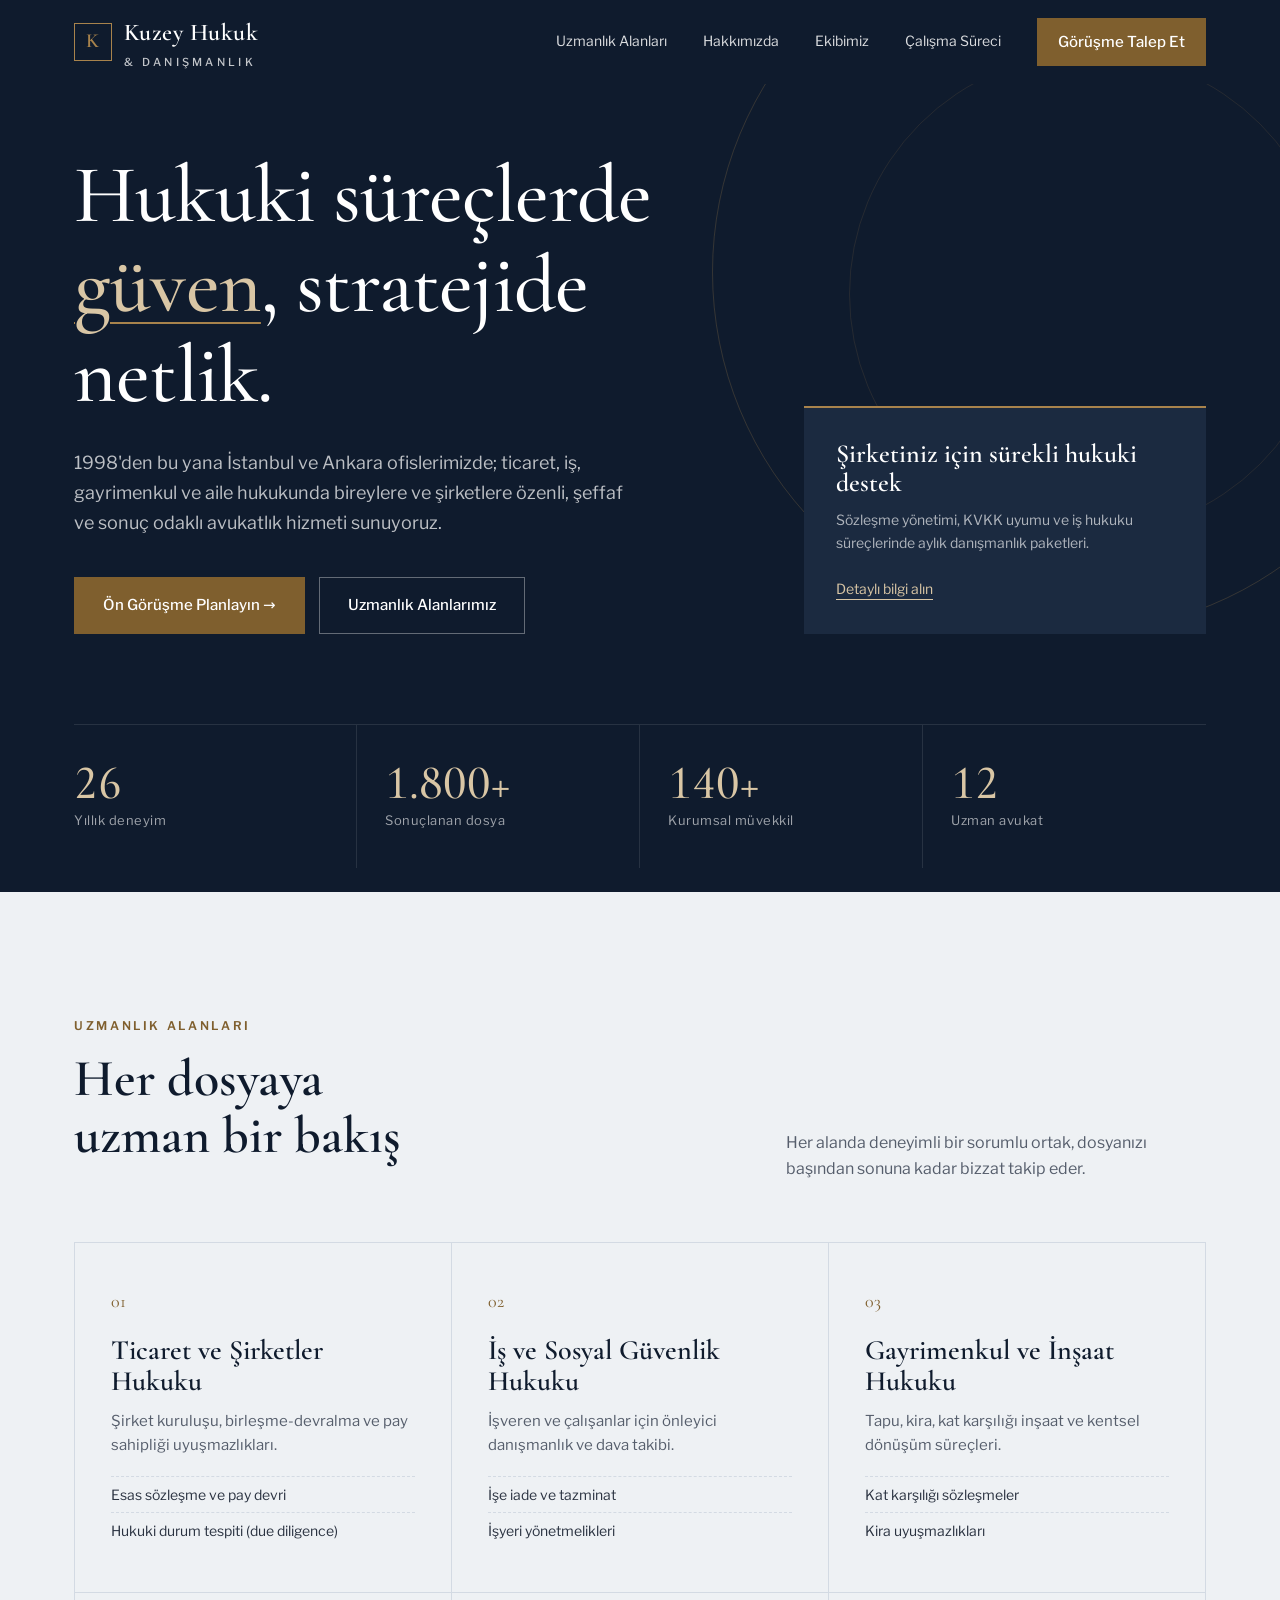
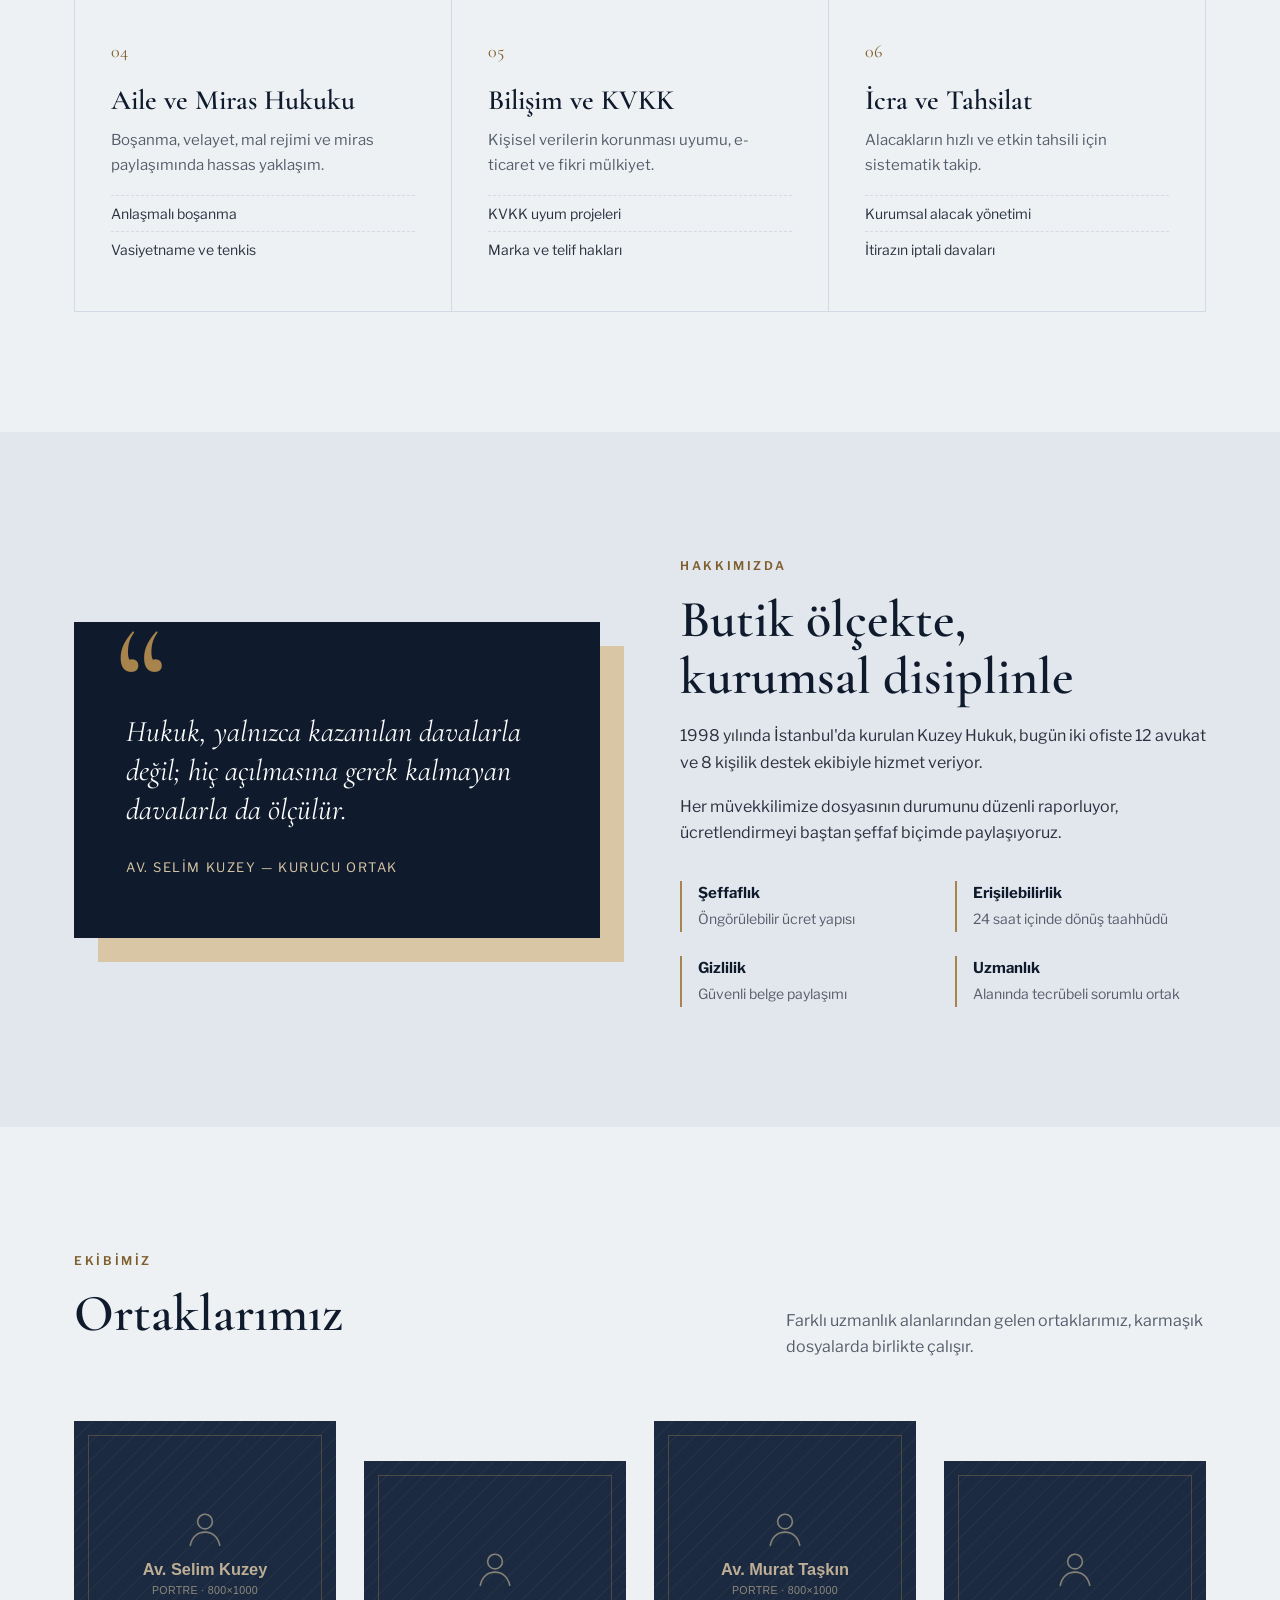
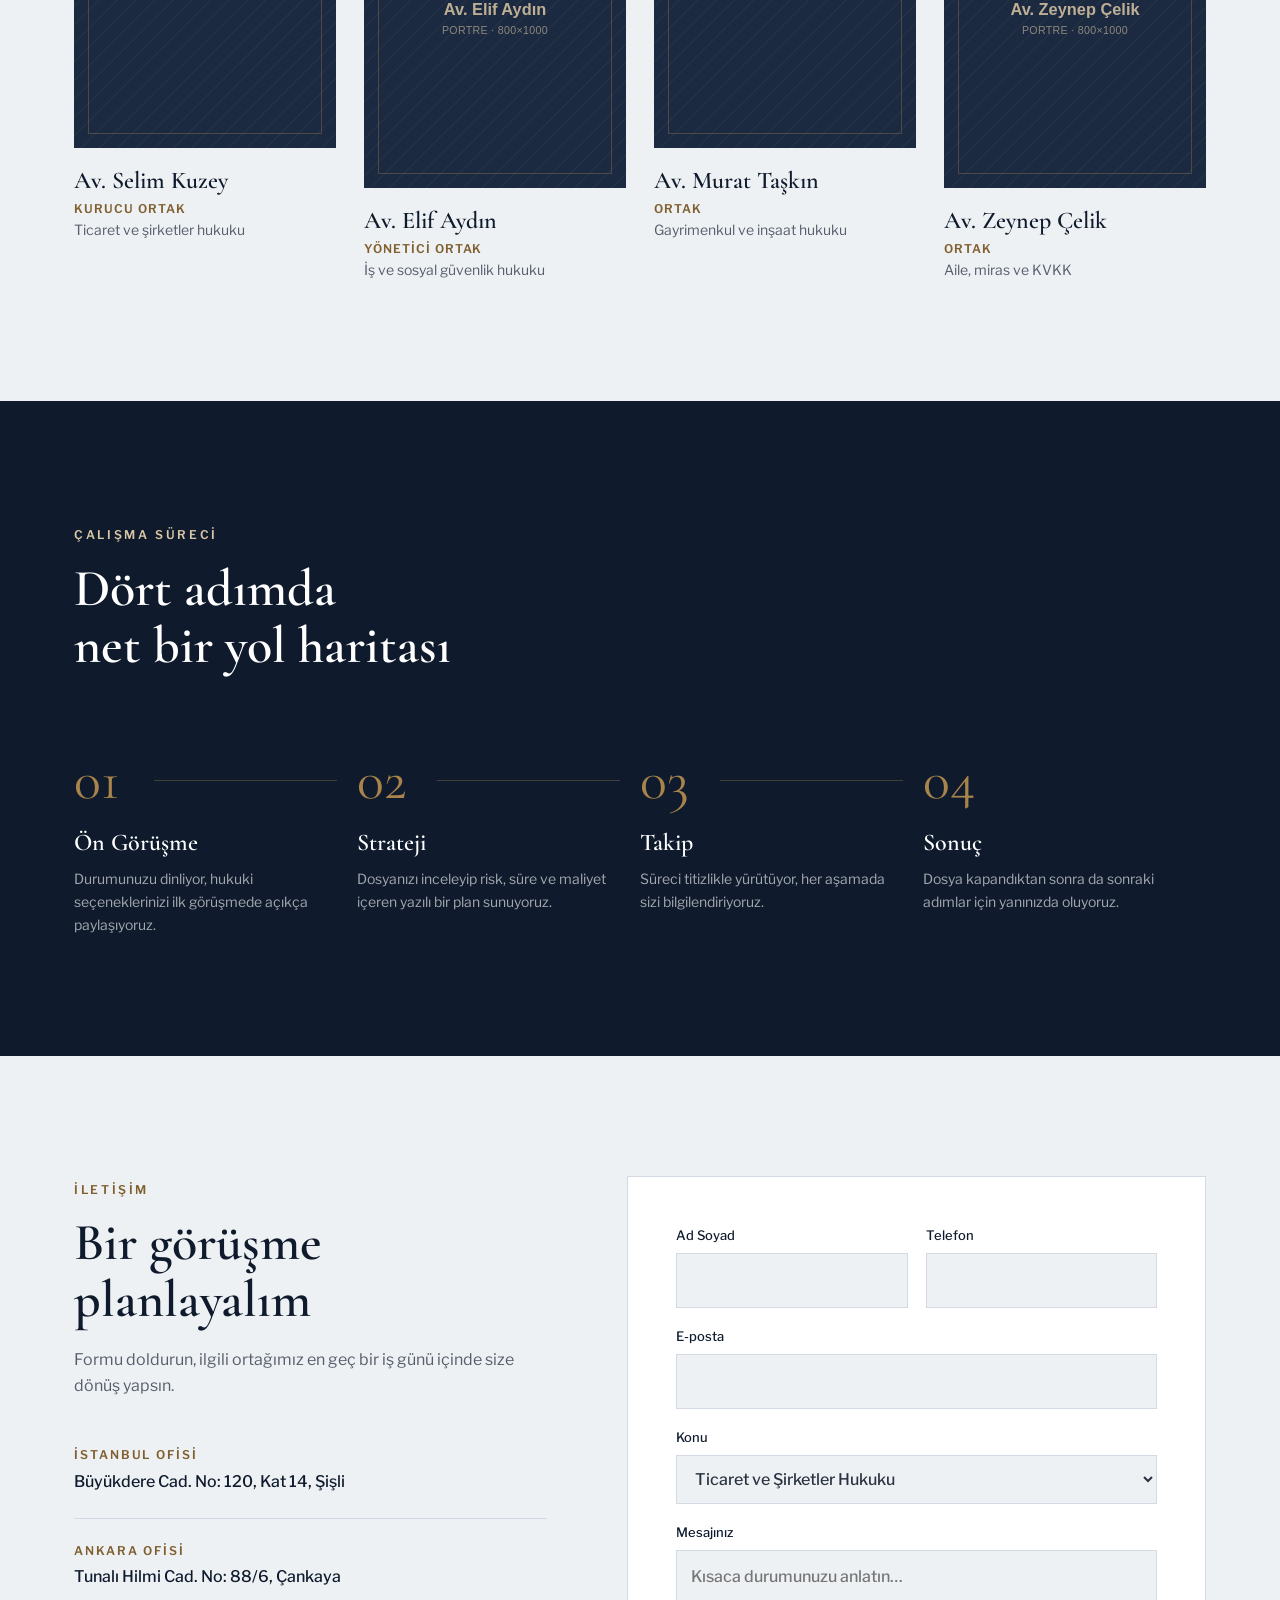
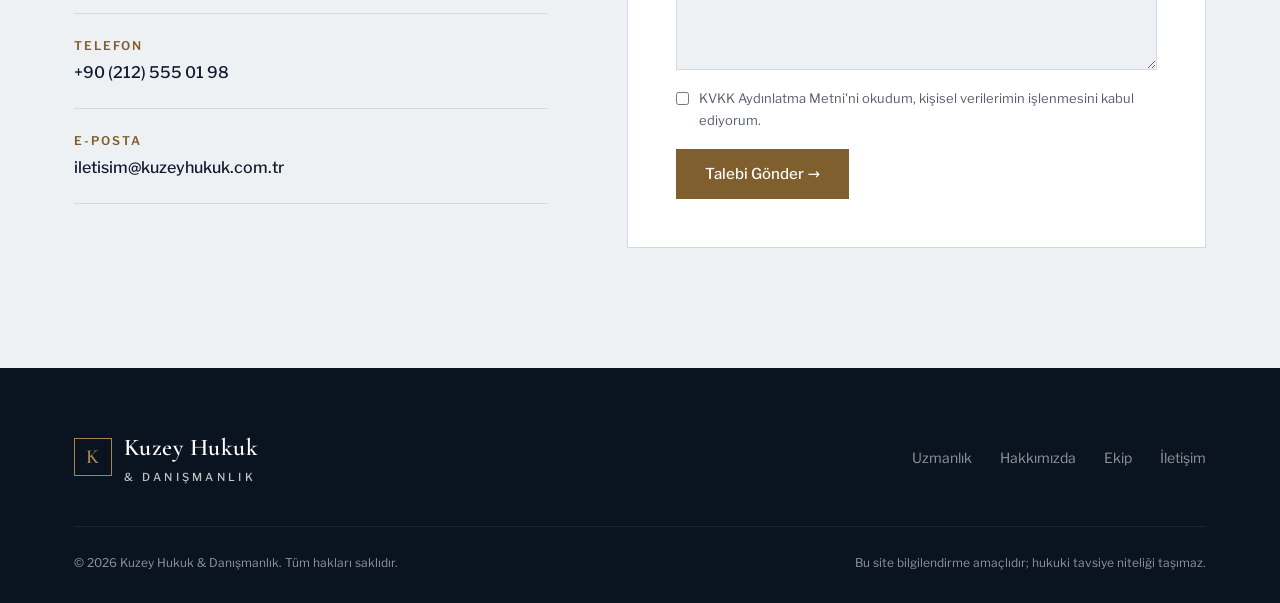
<file: web-tasarim/hukuk/index.html>
<!doctype html>
<html lang="tr">
<head>
<meta charset="utf-8">
<meta name="viewport" content="width=device-width, initial-scale=1">
<title>Kuzey Hukuk & Danışmanlık</title>
<meta name="description" content="Kuzey Hukuk & Danışmanlık — ticaret, iş, gayrimenkul ve aile hukukunda butik avukatlık hizmeti.">
<link rel="preconnect" href="https://fonts.googleapis.com">
<link rel="preconnect" href="https://fonts.gstatic.com" crossorigin>
<link href="https://fonts.googleapis.com/css2?family=Cormorant+Garamond:wght@500;600;700&family=Libre+Franklin:wght@400;500;600&display=swap" rel="stylesheet">
<style>
  :root{
    --ink:#0f1b2d; --ink-2:#1b2a40; --paper:#eef1f4; --paper-2:#e2e7ed;
    --brass:#a8834c; --brass-ink:#7f5f2e; --brass-soft:#d9c6a5; --text:#2a3240; --muted:#565e6c; --line:#d3dae3;
    --serif:"Cormorant Garamond",Georgia,serif; --sans:"Libre Franklin",system-ui,sans-serif;
    --wrap:1180px; --ease:cubic-bezier(.16,1,.3,1);
  }
  *{box-sizing:border-box;margin:0;padding:0}
  html{scroll-behavior:smooth}
  body{font-family:var(--sans);color:var(--text);background:var(--paper);line-height:1.65;font-size:16px}
  a{color:inherit;text-decoration:none}
  :focus-visible{outline:2px solid var(--brass);outline-offset:3px}
  .wrap{max-width:var(--wrap);margin:0 auto;padding:0 24px}
  .eyebrow{font-size:12px;letter-spacing:.22em;text-transform:uppercase;color:var(--brass-ink);font-weight:600}
  .hero .eyebrow,.process .eyebrow{color:var(--brass-soft)}
  h1,h2,h3{font-family:var(--serif);color:var(--ink);font-weight:600;line-height:1.1}
  h2{font-size:clamp(34px,4.2vw,52px);margin:12px 0 18px}
  .btn{display:inline-flex;align-items:center;gap:10px;padding:15px 28px;font-weight:500;font-size:15px;border:1px solid transparent;transition:background .25s,border-color .25s,transform .25s var(--ease);cursor:pointer;font-family:inherit}
  .btn:active{transform:scale(.98)}
  .btn-brass{background:var(--brass-ink);color:#fff}
  .btn-brass:hover{background:#634a24}
  .btn-ghost{border-color:rgba(255,255,255,.35);color:#fff}
  .btn-ghost:hover{border-color:#fff}

  header{position:fixed;inset:0 0 auto;z-index:50;transition:box-shadow .3s;color:#fff;background:var(--ink)}
  header.scrolled{box-shadow:0 1px 0 rgba(255,255,255,.08),0 10px 30px rgba(0,0,0,.25)}
  .nav{display:flex;align-items:center;justify-content:space-between;height:84px}
  .logo{display:flex;align-items:center;gap:12px;font-family:var(--serif);font-size:24px;font-weight:600;letter-spacing:.02em}
  .logo-mark{width:38px;height:38px;border:1px solid var(--brass);display:grid;place-items:center;color:var(--brass);font-size:20px}
  .logo small{display:block;font-family:var(--sans);font-size:11px;letter-spacing:.3em;text-transform:uppercase;opacity:.75;font-weight:500}
  .menu{display:flex;gap:36px;font-size:14px;align-items:center}
  .menu a:not(.btn){opacity:.85;background:linear-gradient(var(--brass),var(--brass)) 0 100%/0 1px no-repeat;padding-bottom:3px;transition:background-size .3s var(--ease),opacity .2s}
  .menu a:not(.btn):hover{opacity:1;background-size:100% 1px}
  .menu .btn{padding:11px 20px}
  .burger{display:none;background:none;border:0;color:#fff;cursor:pointer;padding:8px}

  .hero{background:var(--ink);color:#fff;padding:150px 0 24px;position:relative;overflow:hidden}
  .hero::before{content:"";position:absolute;right:-12%;top:-10%;width:720px;height:720px;border:1px solid rgba(168,131,76,.25);border-radius:50%}
  .hero::after{content:"";position:absolute;right:-4%;top:6%;width:480px;height:480px;border:1px solid rgba(168,131,76,.15);border-radius:50%}
  .hero-grid{display:grid;grid-template-columns:1.25fr .75fr;gap:60px;position:relative;z-index:1}
  .hero h1{color:#fff;font-size:clamp(46px,6.4vw,86px);font-weight:500;margin:0 0 28px;letter-spacing:-.01em}
  .hero h1 em{color:var(--brass-soft);font-style:normal;text-decoration:underline;text-decoration-thickness:2px;text-underline-offset:.14em;text-decoration-color:var(--brass)}
  .hero p.lead{font-size:18px;max-width:560px;color:rgba(255,255,255,.72);margin-bottom:40px}
  .hero-ctas{display:flex;gap:14px;flex-wrap:wrap}
  .hero-card{align-self:end;background:var(--ink-2);border-top:2px solid var(--brass);padding:32px}
  .hero-card h2{color:#fff;font-size:26px;margin:0 0 10px}
  .hero-card p{font-size:14px;color:rgba(255,255,255,.65);margin-bottom:22px}
  .hero-card a{font-size:14px;color:var(--brass-soft);border-bottom:1px solid currentColor;padding-bottom:2px}
  .stats{display:grid;grid-template-columns:repeat(4,1fr);margin-top:90px;border-top:1px solid rgba(255,255,255,.1);position:relative;z-index:1}
  .stat{padding:34px 24px 34px 28px;border-right:1px solid rgba(255,255,255,.1)}
  .stat:first-child{padding-left:0}
  .stat:last-child{border-right:0}
  .stat b{display:block;font-family:var(--serif);font-size:48px;font-weight:500;color:var(--brass-soft);line-height:1;font-variant-numeric:lining-nums tabular-nums}
  .stat span{font-size:13px;color:rgba(255,255,255,.6);letter-spacing:.04em}

  section{padding:120px 0}
  .head-row{display:flex;justify-content:space-between;align-items:end;gap:40px;margin-bottom:60px}
  .head-row p{max-width:420px;color:var(--muted)}

  .areas{display:grid;grid-template-columns:repeat(3,1fr);border-top:1px solid var(--line);border-left:1px solid var(--line)}
  .area{padding:44px 36px;border-right:1px solid var(--line);border-bottom:1px solid var(--line);transition:background .3s;position:relative;background:var(--paper)}
  .area::before{content:"";position:absolute;left:0;top:0;height:2px;width:100%;background:var(--brass);transform:scaleX(0);transform-origin:left;transition:transform .5s var(--ease)}
  .area:hover{background:#fff}
  .area:hover::before{transform:scaleX(1)}
  .area .num{font-family:var(--serif);color:var(--brass-ink);font-size:18px}
  .area h3{font-size:28px;margin:18px 0 12px}
  .area p{font-size:15px;color:var(--muted)}
  .area ul{list-style:none;margin-top:18px;font-size:14px}
  .area li{padding:6px 0;border-top:1px dashed var(--line)}

  .about{background:var(--paper-2)}
  .about-grid{display:grid;grid-template-columns:1fr 1fr;gap:80px;align-items:center}
  .quote-block{background:var(--ink);color:#fff;padding:60px 52px;position:relative;box-shadow:24px 24px 0 var(--brass-soft)}
  .quote-block::before{content:"“";font-family:var(--serif);position:absolute;top:-20px;left:40px;font-size:160px;color:var(--brass);line-height:1}
  .quote-block blockquote{font-family:var(--serif);font-size:30px;line-height:1.3;font-style:italic;margin-top:30px}
  .quote-block cite{display:block;margin-top:28px;font-style:normal;font-size:13px;letter-spacing:.12em;text-transform:uppercase;color:var(--brass-soft)}
  .about p{margin-bottom:18px}
  .values{display:grid;grid-template-columns:1fr 1fr;gap:24px;margin-top:34px}
  .values div{border-left:2px solid var(--brass);padding-left:16px}
  .values b{display:block;color:var(--ink);font-size:15px}
  .values span{font-size:14px;color:var(--muted)}

  .team{display:grid;grid-template-columns:repeat(4,1fr);gap:28px}
  .member:nth-child(even){margin-top:40px}
  .member .portrait{aspect-ratio:4/5;background:linear-gradient(160deg,var(--ink-2),var(--ink));display:grid;place-items:center;position:relative;overflow:hidden}
  .member .portrait img{position:absolute;inset:0;width:100%;height:100%;object-fit:cover;display:block;transition:transform .6s var(--ease)}
  .member:hover .portrait img{transform:scale(1.05)}
  .member .portrait::after{content:"";position:absolute;inset:14px;border:1px solid rgba(168,131,76,.35)}
  .member h3{font-size:24px;margin-top:20px}
  .member p{font-size:14px;color:var(--muted)}
  .member .tag{font-size:12px;color:var(--brass-ink);letter-spacing:.08em;text-transform:uppercase;font-weight:600;margin-top:4px}

  .process{background:var(--ink);color:#fff}
  .process h2{color:#fff}
  .steps{display:grid;grid-template-columns:repeat(4,1fr);counter-reset:s}
  .step{padding:0 30px 0 0;position:relative}
  .step::before{counter-increment:s;content:"0" counter(s);font-family:var(--serif);font-size:56px;color:var(--brass);display:block;line-height:1}
  .step::after{content:"";position:absolute;top:28px;left:80px;right:20px;height:1px;background:rgba(168,131,76,.35)}
  .step:last-child::after{display:none}
  .step h3{color:#fff;font-size:24px;margin:22px 0 10px}
  .step p{font-size:14px;color:rgba(255,255,255,.62)}

  .contact-grid{display:grid;grid-template-columns:.9fr 1.1fr;gap:80px}
  .info-item{padding:22px 0;border-bottom:1px solid var(--line)}
  .info-item small{display:block;font-size:12px;letter-spacing:.16em;text-transform:uppercase;color:var(--brass-ink);font-weight:600;margin-bottom:4px}
  .info-item b{font-weight:500;color:var(--ink)}
  form{background:#fff;padding:48px;border:1px solid var(--line)}
  .row{display:grid;grid-template-columns:1fr 1fr;gap:18px}
  label{display:block;font-size:13px;font-weight:500;color:var(--ink);margin-bottom:18px}
  input,select,textarea{display:block;width:100%;margin-top:7px;padding:13px 14px;border:1px solid var(--line);background:var(--paper);font:inherit;font-size:16px;color:var(--text);outline:none;transition:border-color .2s,background .2s}
  input:focus,select:focus,textarea:focus{border-color:var(--brass);background:#fff}
  textarea{min-height:120px;resize:vertical}
  .consent{display:flex;gap:10px;font-size:13px;color:var(--muted);font-weight:400;align-items:flex-start}
  .consent input{width:auto;margin-top:4px}
  .form-note{font-size:14px;margin-top:14px;color:#2f6b45;display:none}

  footer{background:#0a1320;color:rgba(255,255,255,.55);padding:60px 0 30px;font-size:14px}
  .foot{display:flex;justify-content:space-between;align-items:center;gap:40px;flex-wrap:wrap;padding-bottom:40px;border-bottom:1px solid rgba(255,255,255,.08)}
  .foot .logo{color:#fff}
  .foot-links{display:flex;gap:28px;flex-wrap:wrap}
  .foot-links a:hover{color:#fff}
  .legal{padding-top:26px;display:flex;justify-content:space-between;gap:20px;flex-wrap:wrap;font-size:12px}

  .reveal{opacity:0;transform:translateY(24px);transition:opacity .8s ease,transform .8s var(--ease)}
  .reveal.in{opacity:1;transform:none}

  @media (max-width:960px){
    .hero-grid,.about-grid,.contact-grid{grid-template-columns:1fr;gap:48px}
    .areas,.team{grid-template-columns:1fr 1fr}
    .member:nth-child(even){margin-top:0}
    .steps{grid-template-columns:1fr 1fr;row-gap:50px}
    .step::after{display:none}
    .stats{grid-template-columns:1fr 1fr}
    .stat{border-bottom:1px solid rgba(255,255,255,.1)}
    .stat:nth-child(2){border-right:0}
    .stat:nth-child(3){padding-left:0}
    .head-row{flex-direction:column;align-items:flex-start}
    .menu{position:fixed;top:84px;left:0;right:0;background:var(--ink);flex-direction:column;align-items:flex-start;padding:28px 24px;gap:22px;transform:translateY(-130%);transition:transform .4s var(--ease);z-index:-1}
    .menu.open{transform:none}
    .burger{display:block}
    .quote-block{box-shadow:14px 14px 0 var(--brass-soft)}
  }
  @media (max-width:600px){
    .wrap{padding:0 16px}
    section{padding:80px 0}
    .hero{padding-top:124px}
    .areas,.team,.steps,.values,.row{grid-template-columns:1fr}
    form{padding:28px 20px}
    .quote-block{padding:48px 28px}
    .quote-block blockquote{font-size:24px}
    .stats{grid-template-columns:1fr}
    .stat{padding-left:0 !important;border-right:0 !important}
  }
  @media (prefers-reduced-motion:reduce){.reveal{opacity:1;transform:none;transition:none}html{scroll-behavior:auto}}
</style>
</head>
<body>

<header id="top">
  <div class="wrap nav">
    <a href="#" class="logo"><span class="logo-mark">K</span><span>Kuzey Hukuk<small>& Danışmanlık</small></span></a>
    <nav class="menu" id="menu" aria-label="Ana menü">
      <a href="#uzmanlik">Uzmanlık Alanları</a>
      <a href="#hakkimizda">Hakkımızda</a>
      <a href="#ekip">Ekibimiz</a>
      <a href="#surec">Çalışma Süreci</a>
      <a href="#iletisim" class="btn btn-brass">Görüşme Talep Et</a>
    </nav>
    <button class="burger" id="burger" aria-label="Menüyü aç" aria-expanded="false" aria-controls="menu">
      <svg width="26" height="26" fill="none" stroke="currentColor" stroke-width="1.6"><path d="M3 8h20M3 13h20M3 18h20"/></svg>
    </button>
  </div>
</header>

<main>
<section class="hero">
  <div class="wrap">
    <div class="hero-grid">
      <div>
        <h1>Hukuki süreçlerde <em>güven</em>, stratejide netlik.</h1>
        <p class="lead">1998'den bu yana İstanbul ve Ankara ofislerimizde; ticaret, iş, gayrimenkul ve aile hukukunda bireylere ve şirketlere özenli, şeffaf ve sonuç odaklı avukatlık hizmeti sunuyoruz.</p>
        <div class="hero-ctas">
          <a href="#iletisim" class="btn btn-brass">Ön Görüşme Planlayın →</a>
          <a href="#uzmanlik" class="btn btn-ghost">Uzmanlık Alanlarımız</a>
        </div>
      </div>
      <aside class="hero-card">
        <h2>Şirketiniz için sürekli hukuki destek</h2>
        <p>Sözleşme yönetimi, KVKK uyumu ve iş hukuku süreçlerinde aylık danışmanlık paketleri.</p>
        <a href="#iletisim">Detaylı bilgi alın</a>
      </aside>
    </div>
    <div class="stats">
      <div class="stat"><b data-count="26">26</b><span>Yıllık deneyim</span></div>
      <div class="stat"><b data-count="1800" data-suffix="+">1.800+</b><span>Sonuçlanan dosya</span></div>
      <div class="stat"><b data-count="140" data-suffix="+">140+</b><span>Kurumsal müvekkil</span></div>
      <div class="stat"><b data-count="12">12</b><span>Uzman avukat</span></div>
    </div>
  </div>
</section>

<section id="uzmanlik">
  <div class="wrap">
    <div class="head-row reveal">
      <div><span class="eyebrow">Uzmanlık Alanları</span><h2>Her dosyaya<br>uzman bir bakış</h2></div>
      <p>Her alanda deneyimli bir sorumlu ortak, dosyanızı başından sonuna kadar bizzat takip eder.</p>
    </div>
    <div class="areas">
      <article class="area reveal"><span class="num">01</span><h3>Ticaret ve Şirketler Hukuku</h3><p>Şirket kuruluşu, birleşme-devralma ve pay sahipliği uyuşmazlıkları.</p><ul><li>Esas sözleşme ve pay devri</li><li>Hukuki durum tespiti (due diligence)</li></ul></article>
      <article class="area reveal"><span class="num">02</span><h3>İş ve Sosyal Güvenlik Hukuku</h3><p>İşveren ve çalışanlar için önleyici danışmanlık ve dava takibi.</p><ul><li>İşe iade ve tazminat</li><li>İşyeri yönetmelikleri</li></ul></article>
      <article class="area reveal"><span class="num">03</span><h3>Gayrimenkul ve İnşaat Hukuku</h3><p>Tapu, kira, kat karşılığı inşaat ve kentsel dönüşüm süreçleri.</p><ul><li>Kat karşılığı sözleşmeler</li><li>Kira uyuşmazlıkları</li></ul></article>
      <article class="area reveal"><span class="num">04</span><h3>Aile ve Miras Hukuku</h3><p>Boşanma, velayet, mal rejimi ve miras paylaşımında hassas yaklaşım.</p><ul><li>Anlaşmalı boşanma</li><li>Vasiyetname ve tenkis</li></ul></article>
      <article class="area reveal"><span class="num">05</span><h3>Bilişim ve KVKK</h3><p>Kişisel verilerin korunması uyumu, e-ticaret ve fikri mülkiyet.</p><ul><li>KVKK uyum projeleri</li><li>Marka ve telif hakları</li></ul></article>
      <article class="area reveal"><span class="num">06</span><h3>İcra ve Tahsilat</h3><p>Alacakların hızlı ve etkin tahsili için sistematik takip.</p><ul><li>Kurumsal alacak yönetimi</li><li>İtirazın iptali davaları</li></ul></article>
    </div>
  </div>
</section>

<section id="hakkimizda" class="about">
  <div class="wrap about-grid">
    <div class="quote-block reveal">
      <blockquote>Hukuk, yalnızca kazanılan davalarla değil; hiç açılmasına gerek kalmayan davalarla da ölçülür.</blockquote>
      <cite>Av. Selim Kuzey — Kurucu Ortak</cite>
    </div>
    <div class="reveal">
      <span class="eyebrow">Hakkımızda</span>
      <h2>Butik ölçekte,<br>kurumsal disiplinle</h2>
      <p>1998 yılında İstanbul'da kurulan Kuzey Hukuk, bugün iki ofiste 12 avukat ve 8 kişilik destek ekibiyle hizmet veriyor.</p>
      <p>Her müvekkilimize dosyasının durumunu düzenli raporluyor, ücretlendirmeyi baştan şeffaf biçimde paylaşıyoruz.</p>
      <div class="values">
        <div><b>Şeffaflık</b><span>Öngörülebilir ücret yapısı</span></div>
        <div><b>Erişilebilirlik</b><span>24 saat içinde dönüş taahhüdü</span></div>
        <div><b>Gizlilik</b><span>Güvenli belge paylaşımı</span></div>
        <div><b>Uzmanlık</b><span>Alanında tecrübeli sorumlu ortak</span></div>
      </div>
    </div>
  </div>
</section>

<section id="ekip">
  <div class="wrap">
    <div class="head-row reveal">
      <div><span class="eyebrow">Ekibimiz</span><h2>Ortaklarımız</h2></div>
      <p>Farklı uzmanlık alanlarından gelen ortaklarımız, karmaşık dosyalarda birlikte çalışır.</p>
    </div>
    <div class="team">
      <div class="member reveal"><div class="portrait"><img src="img/ortak-selim-kuzey.svg" width="800" height="1000" alt="Av. Selim Kuzey portresi" loading="lazy"></div><h3>Av. Selim Kuzey</h3><p class="tag">Kurucu Ortak</p><p>Ticaret ve şirketler hukuku</p></div>
      <div class="member reveal"><div class="portrait"><img src="img/ortak-elif-aydin.svg" width="800" height="1000" alt="Av. Elif Aydın portresi" loading="lazy"></div><h3>Av. Elif Aydın</h3><p class="tag">Yönetici Ortak</p><p>İş ve sosyal güvenlik hukuku</p></div>
      <div class="member reveal"><div class="portrait"><img src="img/ortak-murat-taskin.svg" width="800" height="1000" alt="Av. Murat Taşkın portresi" loading="lazy"></div><h3>Av. Murat Taşkın</h3><p class="tag">Ortak</p><p>Gayrimenkul ve inşaat hukuku</p></div>
      <div class="member reveal"><div class="portrait"><img src="img/ortak-zeynep-celik.svg" width="800" height="1000" alt="Av. Zeynep Çelik portresi" loading="lazy"></div><h3>Av. Zeynep Çelik</h3><p class="tag">Ortak</p><p>Aile, miras ve KVKK</p></div>
    </div>
  </div>
</section>

<section id="surec" class="process">
  <div class="wrap">
    <div class="head-row reveal">
      <div><span class="eyebrow">Çalışma Süreci</span><h2>Dört adımda<br>net bir yol haritası</h2></div>
    </div>
    <div class="steps">
      <div class="step reveal"><h3>Ön Görüşme</h3><p>Durumunuzu dinliyor, hukuki seçeneklerinizi ilk görüşmede açıkça paylaşıyoruz.</p></div>
      <div class="step reveal"><h3>Strateji</h3><p>Dosyanızı inceleyip risk, süre ve maliyet içeren yazılı bir plan sunuyoruz.</p></div>
      <div class="step reveal"><h3>Takip</h3><p>Süreci titizlikle yürütüyor, her aşamada sizi bilgilendiriyoruz.</p></div>
      <div class="step reveal"><h3>Sonuç</h3><p>Dosya kapandıktan sonra da sonraki adımlar için yanınızda oluyoruz.</p></div>
    </div>
  </div>
</section>

<section id="iletisim">
  <div class="wrap contact-grid">
    <div class="reveal">
      <span class="eyebrow">İletişim</span>
      <h2>Bir görüşme<br>planlayalım</h2>
      <p style="color:var(--muted);margin-bottom:24px">Formu doldurun, ilgili ortağımız en geç bir iş günü içinde size dönüş yapsın.</p>
      <div class="info-item"><small>İstanbul Ofisi</small><b>Büyükdere Cad. No: 120, Kat 14, Şişli</b></div>
      <div class="info-item"><small>Ankara Ofisi</small><b>Tunalı Hilmi Cad. No: 88/6, Çankaya</b></div>
      <div class="info-item"><small>Telefon</small><b>+90 (212) 555 01 98</b></div>
      <div class="info-item"><small>E-posta</small><b>iletisim@kuzeyhukuk.com.tr</b></div>
    </div>
    <form class="reveal" id="form">
      <div class="row">
        <label>Ad Soyad<input required name="ad" autocomplete="name"></label>
        <label>Telefon<input required name="tel" type="tel" autocomplete="tel"></label>
      </div>
      <label>E-posta<input required name="eposta" type="email" autocomplete="email"></label>
      <label>Konu
        <select name="konu">
          <option>Ticaret ve Şirketler Hukuku</option><option>İş Hukuku</option><option>Gayrimenkul</option>
          <option>Aile ve Miras</option><option>Bilişim ve KVKK</option><option>İcra ve Tahsilat</option>
        </select>
      </label>
      <label>Mesajınız<textarea name="mesaj" placeholder="Kısaca durumunuzu anlatın…"></textarea></label>
      <label class="consent"><input type="checkbox" required> KVKK Aydınlatma Metni'ni okudum, kişisel verilerimin işlenmesini kabul ediyorum.</label>
      <button class="btn btn-brass" type="submit">Talebi Gönder →</button>
      <p class="form-note" id="note" role="status">Teşekkürler, talebiniz alındı. En kısa sürede size dönüş yapacağız.</p>
    </form>
  </div>
</section>
</main>

<footer>
  <div class="wrap">
    <div class="foot">
      <a href="#" class="logo"><span class="logo-mark">K</span><span>Kuzey Hukuk<small>& Danışmanlık</small></span></a>
      <div class="foot-links"><a href="#uzmanlik">Uzmanlık</a><a href="#hakkimizda">Hakkımızda</a><a href="#ekip">Ekip</a><a href="#iletisim">İletişim</a></div>
    </div>
    <div class="legal"><span>© 2026 Kuzey Hukuk & Danışmanlık. Tüm hakları saklıdır.</span><span>Bu site bilgilendirme amaçlıdır; hukuki tavsiye niteliği taşımaz.</span></div>
  </div>
</footer>

<script>
  const SCROLL_THRESHOLD = 40, COUNT_DURATION = 1600;
  const header = document.getElementById('top');
  const onScroll = () => header.classList.toggle('scrolled', window.scrollY > SCROLL_THRESHOLD);
  window.addEventListener('scroll', onScroll, { passive: true }); onScroll();

  const menu = document.getElementById('menu'), burger = document.getElementById('burger');
  burger.addEventListener('click', () => burger.setAttribute('aria-expanded', menu.classList.toggle('open')));
  menu.querySelectorAll('a').forEach(a => a.addEventListener('click', () => {
    menu.classList.remove('open'); burger.setAttribute('aria-expanded', 'false');
  }));

  const io = new IntersectionObserver(entries => entries.forEach(e => {
    if (e.isIntersecting) { e.target.classList.add('in'); io.unobserve(e.target); }
  }), { threshold: .12 });
  document.querySelectorAll('.reveal').forEach(el => io.observe(el));

  const reduceMotion = window.matchMedia('(prefers-reduced-motion: reduce)').matches;
  const countUp = el => {
    const target = +el.dataset.count, suffix = el.dataset.suffix || '', start = performance.now();
    const tick = now => {
      const p = Math.min((now - start) / COUNT_DURATION, 1), eased = 1 - Math.pow(1 - p, 3);
      el.textContent = Math.round(target * eased).toLocaleString('tr-TR') + suffix;
      if (p < 1) requestAnimationFrame(tick);
    };
    requestAnimationFrame(tick);
  };
  if (!reduceMotion) {
    const statIO = new IntersectionObserver(entries => entries.forEach(e => {
      if (e.isIntersecting) { countUp(e.target); statIO.unobserve(e.target); }
    }));
    document.querySelectorAll('[data-count]').forEach(el => statIO.observe(el));
  }

  document.getElementById('form').addEventListener('submit', e => {
    e.preventDefault();
    document.getElementById('note').style.display = 'block';
    e.target.reset();
  });
</script>
</body>
</html>
</file>
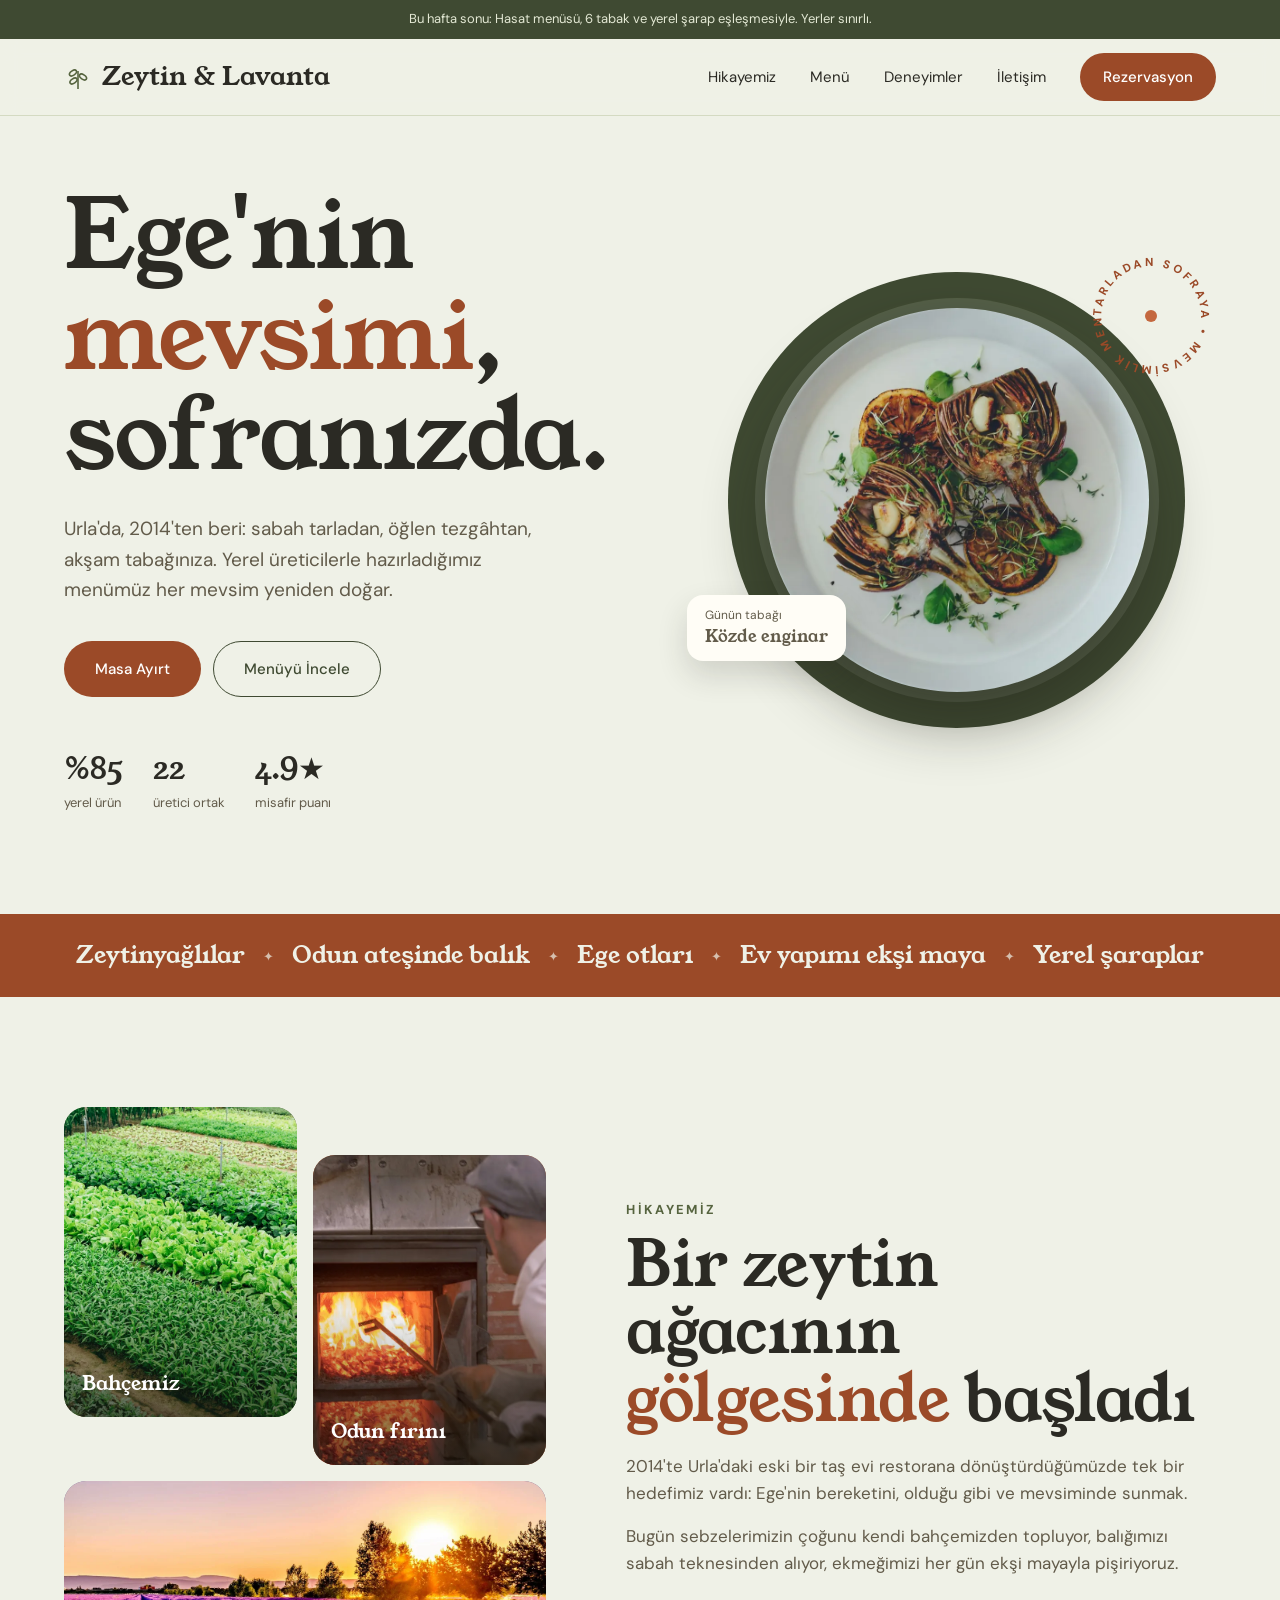
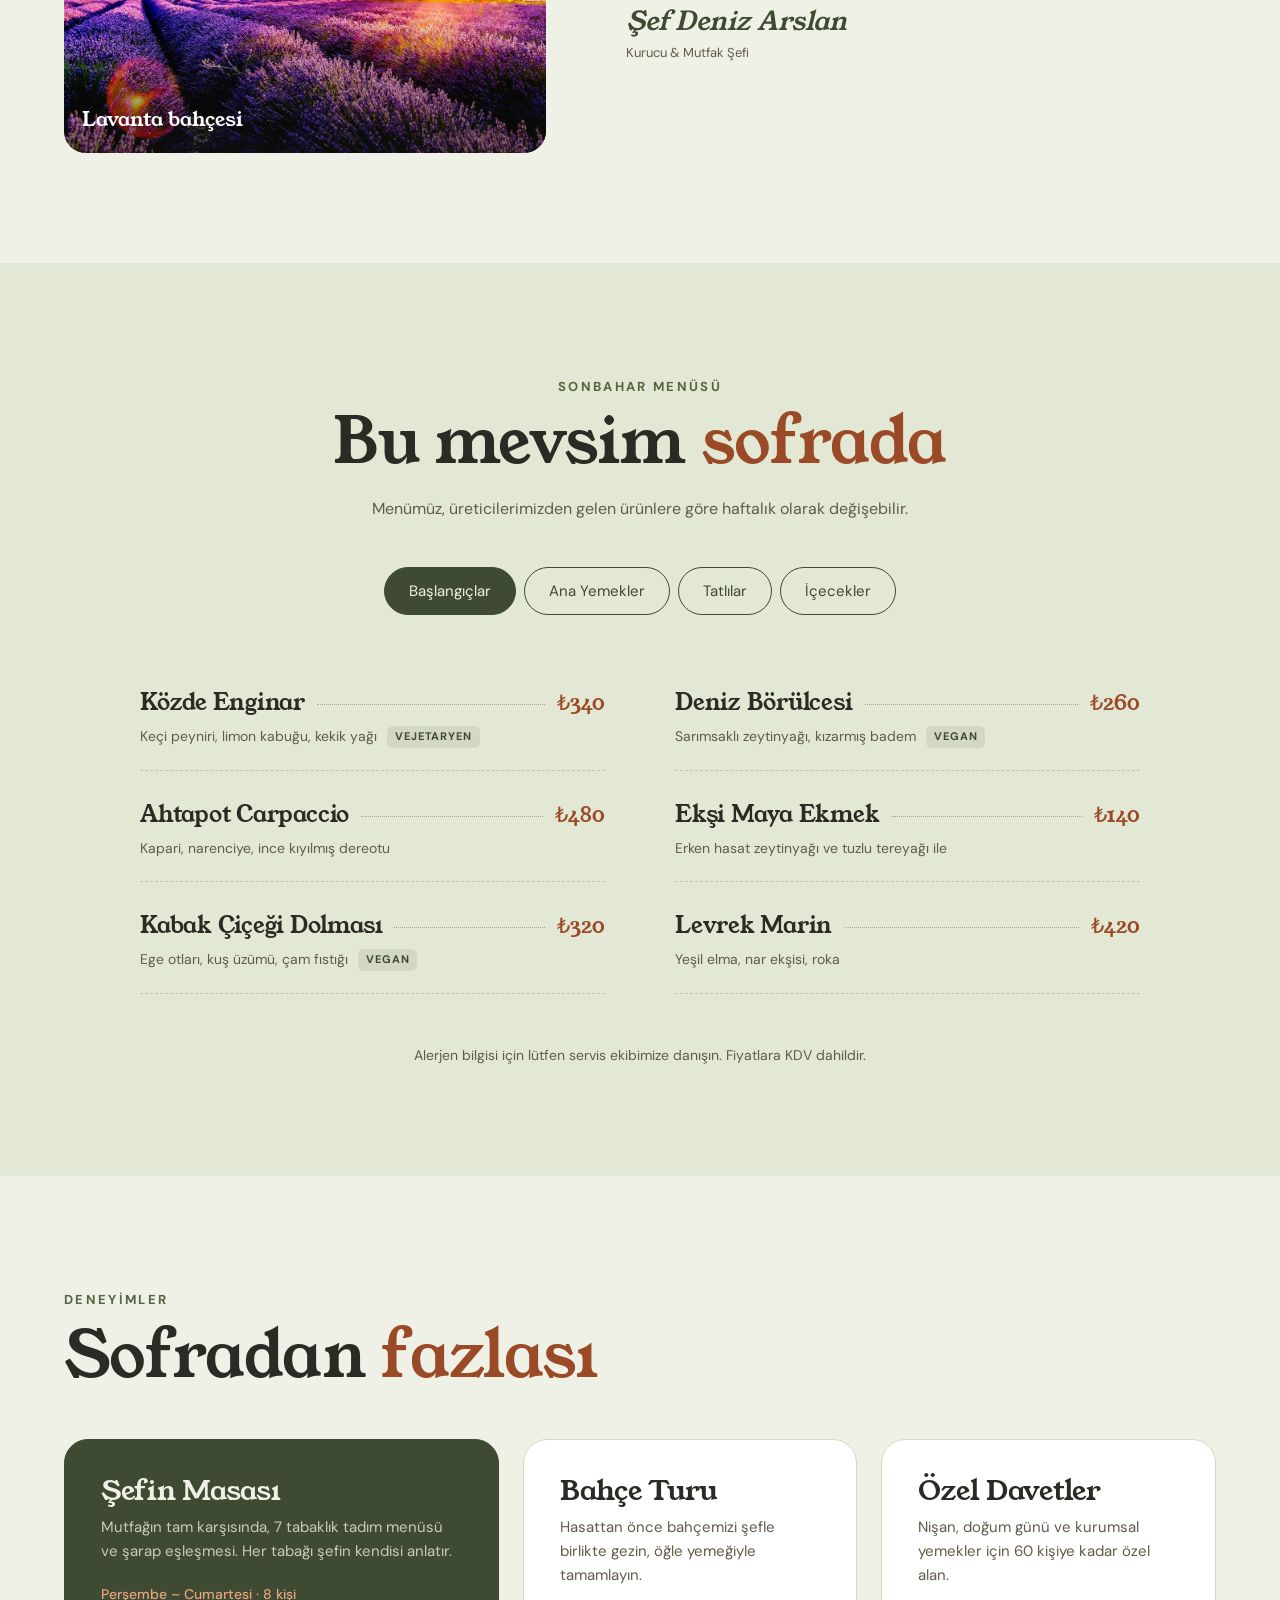
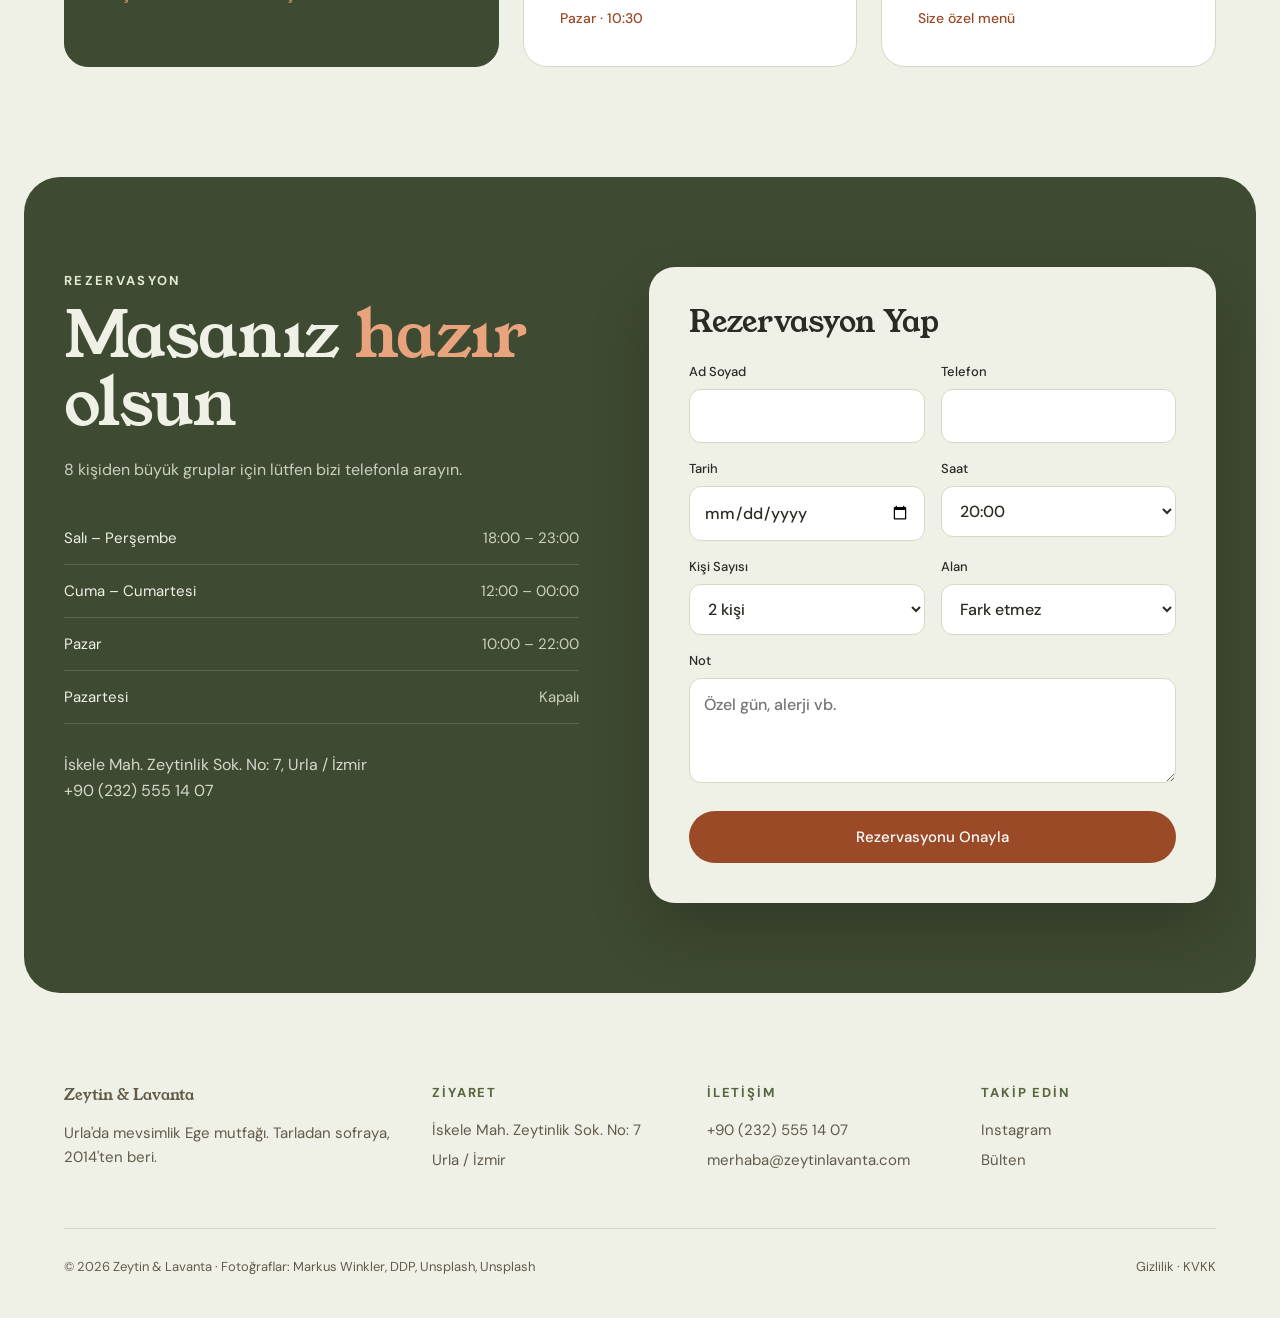
<file: web-tasarim/restoran/index.html>
<!doctype html>
<html lang="tr">
<head>
<meta charset="utf-8">
<meta name="viewport" content="width=device-width, initial-scale=1">
<title>Zeytin & Lavanta</title>
<meta name="description" content="Zeytin & Lavanta — Urla'da mevsimlik Ege mutfağı. Menü, rezervasyon ve iletişim.">
<link rel="preconnect" href="https://fonts.googleapis.com">
<link rel="preconnect" href="https://fonts.gstatic.com" crossorigin>
<link href="https://fonts.googleapis.com/css2?family=Young+Serif&family=DM+Sans:wght@400;500;700&display=swap" rel="stylesheet">
<style>
  :root{
    --cream:#eff1e7; --sand:#e3e8d4; --olive:#3f4a32; --olive-2:#56643f; --terra:#c4683f; --terra-d:#9b4a28;
    --ink:#2b2a24; --muted:#625b4a; --line:#d4dac2;
    --serif:"Young Serif",Georgia,serif; --sans:"DM Sans",system-ui,sans-serif;
    --ease:cubic-bezier(.16,1,.3,1);
  }
  *{box-sizing:border-box;margin:0;padding:0}
  html{scroll-behavior:smooth}
  body{font-family:var(--sans);background:var(--cream);color:var(--ink);line-height:1.6}
  a{color:inherit;text-decoration:none}
  :focus-visible{outline:2px solid var(--terra);outline-offset:3px}
  .wrap{max-width:1200px;margin:0 auto;padding:0 24px}
  h1,h2,h3{font-family:var(--serif);font-weight:400;line-height:1.05;letter-spacing:-.01em}
  h2{font-size:clamp(38px,5vw,64px);margin:10px 0 20px}
  h2 em,h1 em{font-style:normal;color:var(--terra-d)}
  .kicker{font-size:13px;font-weight:700;letter-spacing:.18em;text-transform:uppercase;color:var(--olive-2)}
  .btn{display:inline-block;padding:15px 30px;border-radius:999px;font-weight:500;font-size:15px;transition:background .25s,color .25s,transform .25s var(--ease);border:1.5px solid transparent;cursor:pointer;font-family:inherit}
  .btn:active{transform:scale(.97)}
  .btn-terra{background:var(--terra-d);color:#fff}
  .btn-terra:hover{background:#8c4325;transform:translateY(-2px)}
  .btn-line{border-color:var(--olive);color:var(--olive)}
  .btn-line:hover{background:var(--olive);color:var(--cream)}

  .topbar{background:var(--olive);color:var(--sand);font-size:13px;text-align:center;padding:9px 16px}
  nav.main{position:sticky;top:0;z-index:40;background:rgba(239,241,231,.92);backdrop-filter:blur(10px);border-bottom:1px solid var(--line)}
  .nav{display:flex;justify-content:space-between;align-items:center;height:76px}
  .brand{font-family:var(--serif);font-size:26px;display:flex;align-items:center;gap:10px}
  .brand svg{color:var(--olive-2)}
  .links{display:flex;gap:34px;align-items:center;font-size:15px}
  .links a:not(.btn):hover{color:var(--terra)}
  .links .btn{padding:11px 22px}
  .toggle{display:none;background:none;border:0;cursor:pointer;color:var(--ink);padding:6px}

  .hero{padding:70px 0 100px;position:relative;overflow:hidden}
  .hero-grid{display:grid;grid-template-columns:1.05fr .95fr;gap:60px;align-items:center}
  .hero h1{font-size:clamp(52px,7.5vw,104px);margin:18px 0 26px}
  .hero p{font-size:19px;color:var(--muted);max-width:480px;margin-bottom:36px}
  .hero-ctas{display:flex;gap:12px;flex-wrap:wrap}
  .badges{display:flex;gap:30px;margin-top:48px;flex-wrap:wrap}
  .badges div{font-size:13px;color:var(--muted)}
  .badges b{display:block;font-family:var(--serif);font-size:30px;color:var(--ink);font-weight:400}
  .plate-wrap{position:relative;aspect-ratio:1}
  .plate-bg{position:absolute;inset:6%;border-radius:50%;background:var(--olive)}
  .dish-photo{position:absolute;inset:13%;margin:0;border-radius:50%;overflow:hidden;box-shadow:0 30px 60px rgba(30,32,22,.45),0 0 0 10px rgba(239,241,231,.12)}
  .dish-photo img{width:100%;height:100%;object-fit:cover;display:block;transform:scale(1.06)}
  .dish-tag{position:absolute;left:-2%;bottom:12%;background:#fffdf6;border-radius:16px;padding:12px 18px;box-shadow:0 14px 30px rgba(43,42,36,.16);font-size:13px;line-height:1.35;color:var(--ink)}
  .dish-tag small{display:block;font-size:12px;color:var(--muted)}
  .dish-tag b{font-family:var(--serif);font-weight:400;font-size:17px}
  .stamp{position:absolute;right:0;top:2%;width:130px;height:130px;animation:spin 22s linear infinite}
  .stamp text{font-family:var(--sans);font-size:11.5px;letter-spacing:3.2px;font-weight:700;fill:var(--terra-d)}
  @keyframes spin{to{transform:rotate(360deg)}}

  .strip{background:var(--terra-d);color:var(--cream);padding:22px 24px}
  .strip ul{list-style:none;display:flex;flex-wrap:wrap;justify-content:center;gap:8px 18px;font-family:var(--serif);font-size:clamp(18px,2vw,24px);max-width:1200px;margin:0 auto}
  .strip li+li::before{content:"✦";margin-right:18px;font-size:13px;vertical-align:middle;opacity:.7}

  section{padding:110px 0}

  .story-grid{display:grid;grid-template-columns:.9fr 1.1fr;gap:80px;align-items:center}
  .story-art{display:grid;grid-template-columns:1fr 1fr;gap:16px}
  .tile{border-radius:22px;aspect-ratio:3/4;position:relative;overflow:hidden;display:flex;align-items:flex-end;padding:18px;color:#fff;font-family:var(--serif);font-size:20px;margin:0}
  .tile img{position:absolute;inset:0;width:100%;height:100%;object-fit:cover;transition:transform .8s var(--ease)}
  .tile:hover img{transform:scale(1.04)}
  .tile::after{content:"";position:absolute;inset:50% 0 0;background:linear-gradient(transparent,rgba(20,20,15,.6))}
  .tile figcaption{position:relative;z-index:1}
  .tile.t1{background:linear-gradient(160deg,#6d7b52,#3f4a32)}
  .tile.t2{background:linear-gradient(160deg,#b25a33,#8c4325);margin-top:48px}
  .tile.t3{background:linear-gradient(160deg,#7a6a98,#54476f);aspect-ratio:16/9;grid-column:span 2}
  .story p{color:var(--muted);font-size:17px;margin-bottom:16px}
  .sign{font-family:var(--serif);font-style:italic;font-size:26px;color:var(--olive);margin-top:24px}
  .sign small{display:block;font-family:var(--sans);font-style:normal;font-size:13px;color:var(--muted)}

  .menu-sec{background:var(--sand)}
  .menu-head{text-align:center;max-width:620px;margin:0 auto 46px}
  .menu-head p{color:var(--muted)}
  .tabs{display:flex;justify-content:center;gap:8px;margin-bottom:50px;flex-wrap:wrap}
  .tab{padding:11px 24px;border-radius:999px;border:1.5px solid var(--olive);background:transparent;font:inherit;font-size:15px;color:var(--olive);cursor:pointer;transition:background .2s,color .2s}
  .tab[aria-selected="true"],.tab:hover{background:var(--olive);color:var(--cream)}
  .dishes{display:grid;grid-template-columns:1fr 1fr;gap:6px 70px;max-width:1000px;margin:0 auto;animation:fade .45s var(--ease)}
  .dishes[hidden]{display:none}
  @keyframes fade{from{opacity:0;transform:translateY(8px)}}
  .dish{padding:22px 0;border-bottom:1px dashed #bfc6a8}
  .dish-top{display:flex;align-items:baseline;gap:12px}
  .dish h3{font-size:23px}
  .dish .fill{flex:1;border-bottom:1px dotted #a3ab88;transform:translateY(-5px)}
  .dish .price{font-family:var(--serif);font-size:21px;color:var(--terra-d);white-space:nowrap}
  .dish p{font-size:14px;color:var(--muted);margin-top:4px}
  .dish .tag{display:inline-block;font-size:11px;font-weight:700;letter-spacing:.08em;text-transform:uppercase;color:var(--olive);background:rgba(86,100,63,.12);padding:2px 8px;border-radius:6px;margin-left:6px;vertical-align:middle}
  .menu-foot{text-align:center;margin-top:50px;font-size:14px;color:var(--muted)}

  .exp{display:grid;grid-template-columns:1.3fr 1fr 1fr;gap:24px;margin-top:50px}
  .card{background:#fff;border-radius:24px;padding:36px;border:1px solid var(--line);transition:transform .35s var(--ease),box-shadow .35s}
  .card:first-child{background:var(--olive);color:var(--cream);border-color:var(--olive)}
  .card:first-child p{color:rgba(250,245,236,.75)}
  .card:first-child .meta{color:#e9a47e}
  .card:hover{transform:translateY(-6px);box-shadow:0 20px 40px rgba(43,42,36,.1)}
  .card h3{font-size:28px;margin-bottom:10px}
  .card p{color:var(--muted);font-size:15px}
  .card .meta{margin-top:20px;font-size:14px;font-weight:500;color:var(--terra-d)}

  .reserve{background:var(--olive);color:var(--cream);border-radius:36px;margin:0 24px;padding:90px 0}
  .reserve h2{color:var(--cream)}
  .reserve h2 em{color:#e9a47e}
  .res-grid{display:grid;grid-template-columns:1fr 1.1fr;gap:70px}
  .hours{margin-top:30px}
  .hours div{display:flex;justify-content:space-between;padding:14px 0;border-bottom:1px solid rgba(250,245,236,.15);font-size:15px}
  .hours span:last-child{color:var(--sand);opacity:.85}
  .res-form{background:var(--cream);color:var(--ink);border-radius:26px;padding:40px;box-shadow:0 30px 60px rgba(0,0,0,.2)}
  .res-form h3{font-size:30px;margin-bottom:24px}
  .fgrid{display:grid;grid-template-columns:1fr 1fr;gap:16px}
  .res-form label{font-size:13px;font-weight:500;display:block}
  .res-form input,.res-form select,.res-form textarea{width:100%;margin-top:6px;padding:13px 14px;border-radius:12px;border:1.5px solid var(--line);background:#fff;font:inherit;font-size:16px;color:var(--ink);outline:none;transition:border-color .2s}
  .res-form input:focus,.res-form select:focus,.res-form textarea:focus{border-color:var(--terra)}
  .full{grid-column:span 2}
  .res-form .btn{width:100%;margin-top:22px}
  .ok{display:none;margin-top:16px;padding:14px;border-radius:12px;background:rgba(86,100,63,.12);color:var(--olive);font-size:14px}

  footer{padding:90px 0 40px}
  .foot-grid{display:grid;grid-template-columns:1.4fr 1fr 1fr 1fr;gap:40px;padding-bottom:50px;border-bottom:1px solid var(--line)}
  .foot-grid h4{font-size:13px;letter-spacing:.14em;text-transform:uppercase;color:var(--olive-2);margin-bottom:14px}
  .foot-grid p,.foot-grid a{display:block;font-size:15px;color:var(--muted);margin-bottom:6px}
  .foot-grid a:hover{color:var(--terra)}
  .copy{padding-top:28px;font-size:13px;color:var(--muted);display:flex;justify-content:space-between;flex-wrap:wrap;gap:12px}

  @media (max-width:960px){
    .hero-grid,.story-grid,.res-grid{grid-template-columns:1fr;gap:50px}
    .plate-wrap{max-width:480px;margin:0 auto;width:100%}
    .dishes,.exp{grid-template-columns:1fr}
    .foot-grid{grid-template-columns:1fr 1fr}
    .links{position:absolute;top:100%;left:0;right:0;background:var(--cream);flex-direction:column;align-items:flex-start;padding:24px;gap:20px;border-bottom:1px solid var(--line);display:none}
    .links.open{display:flex}
    .toggle{display:block}
  }
  @media (max-width:600px){
    .wrap{padding:0 16px}
    section{padding:80px 0}
    .reserve{margin:0 8px;border-radius:26px;padding:70px 0}
    .res-form{padding:26px 20px}
    .fgrid{grid-template-columns:1fr}
    .full{grid-column:auto}
    .foot-grid{grid-template-columns:1fr}
    .stamp{width:96px;height:96px}
    .dish h3{font-size:20px}
    .dish-tag{left:0;bottom:4%;padding:10px 14px}
  }
  @media (prefers-reduced-motion:reduce){.stamp,.dishes{animation:none}html{scroll-behavior:auto}}
</style>
</head>
<body>

<div class="topbar">Bu hafta sonu: Hasat menüsü, 6 tabak ve yerel şarap eşleşmesiyle. Yerler sınırlı.</div>

<nav class="main" aria-label="Ana menü">
  <div class="wrap nav">
    <a href="#" class="brand">
      <svg width="28" height="28" viewBox="0 0 28 28" fill="none" stroke="currentColor" stroke-width="1.6" aria-hidden="true"><path d="M14 26V8"/><ellipse cx="9" cy="10" rx="4" ry="2.2" transform="rotate(-35 9 10)"/><ellipse cx="19" cy="14" rx="4" ry="2.2" transform="rotate(35 19 14)"/><ellipse cx="9.5" cy="18" rx="4" ry="2.2" transform="rotate(-35 9.5 18)"/></svg>
      Zeytin & Lavanta
    </a>
    <div class="links" id="links">
      <a href="#hikaye">Hikayemiz</a>
      <a href="#menu">Menü</a>
      <a href="#deneyim">Deneyimler</a>
      <a href="#rezervasyon">İletişim</a>
      <a href="#rezervasyon" class="btn btn-terra">Rezervasyon</a>
    </div>
    <button class="toggle" id="toggle" aria-label="Menüyü aç" aria-expanded="false" aria-controls="links"><svg width="26" height="26" fill="none" stroke="currentColor" stroke-width="1.8"><path d="M3 9h20M3 17h20"/></svg></button>
  </div>
</nav>

<main>
<section class="hero">
  <div class="wrap hero-grid">
    <div>
      <h1 style="margin-top:0">Ege'nin <em>mevsimi</em>, sofranızda.</h1>
      <p>Urla'da, 2014'ten beri: sabah tarladan, öğlen tezgâhtan, akşam tabağınıza. Yerel üreticilerle hazırladığımız menümüz her mevsim yeniden doğar.</p>
      <div class="hero-ctas">
        <a href="#rezervasyon" class="btn btn-terra">Masa Ayırt</a>
        <a href="#menu" class="btn btn-line">Menüyü İncele</a>
      </div>
      <div class="badges">
        <div><b>%85</b>yerel ürün</div>
        <div><b>22</b>üretici ortak</div>
        <div><b>4.9★</b>misafir puanı</div>
      </div>
    </div>
    <div class="plate-wrap">
      <div class="plate-bg" aria-hidden="true"></div>
      <figure class="dish-photo"><img src="img/gunun-tabagi.webp" width="900" height="900" alt="Beyaz tabakta közlenmiş enginar, sarımsak ve taze otlar" fetchpriority="high"></figure>
      <svg class="stamp" viewBox="0 0 130 130" aria-hidden="true"><defs><path id="circ" d="M65 65m-50 0a50 50 0 1 1 100 0a50 50 0 1 1-100 0"/></defs><text><textPath href="#circ">TARLADAN SOFRAYA • MEVSİMLİK MENÜ • </textPath></text><circle cx="65" cy="65" r="6" fill="#c4683f"/></svg>
      <p class="dish-tag"><small>Günün tabağı</small><b>Közde enginar</b></p>
    </div>
  </div>
</section>

<div class="strip">
  <ul><li>Zeytinyağlılar</li><li>Odun ateşinde balık</li><li>Ege otları</li><li>Ev yapımı ekşi maya</li><li>Yerel şaraplar</li></ul>
</div>

<section id="hikaye" class="story">
  <div class="wrap story-grid">
    <div class="story-art">
      <figure class="tile t1"><img src="img/bahce.webp" width="600" height="800" alt="Sıra sıra yeşil sebze tarhları" loading="lazy"><figcaption>Bahçemiz</figcaption></figure>
      <figure class="tile t2"><img src="img/firin.webp" width="600" height="800" alt="Odun fırınında közleri karıştıran fırıncı" loading="lazy"><figcaption>Odun fırını</figcaption></figure>
      <figure class="tile t3"><img src="img/lavanta.webp" width="1200" height="675" alt="Gün batımında lavanta tarlası" loading="lazy"><figcaption>Lavanta bahçesi</figcaption></figure>
    </div>
    <div>
      <span class="kicker">Hikayemiz</span>
      <h2>Bir zeytin ağacının <em>gölgesinde</em> başladı</h2>
      <p>2014'te Urla'daki eski bir taş evi restorana dönüştürdüğümüzde tek bir hedefimiz vardı: Ege'nin bereketini, olduğu gibi ve mevsiminde sunmak.</p>
      <p>Bugün sebzelerimizin çoğunu kendi bahçemizden topluyor, balığımızı sabah teknesinden alıyor, ekmeğimizi her gün ekşi mayayla pişiriyoruz.</p>
      <div class="sign">Şef Deniz Arslan<small>Kurucu & Mutfak Şefi</small></div>
    </div>
  </div>
</section>

<section id="menu" class="menu-sec">
  <div class="wrap">
    <div class="menu-head">
      <span class="kicker">Sonbahar Menüsü</span>
      <h2>Bu mevsim <em>sofrada</em></h2>
      <p>Menümüz, üreticilerimizden gelen ürünlere göre haftalık olarak değişebilir.</p>
    </div>
    <div class="tabs" role="tablist" aria-label="Menü kategorileri">
      <button class="tab" role="tab" aria-selected="true" data-tab="baslangic">Başlangıçlar</button>
      <button class="tab" role="tab" aria-selected="false" data-tab="ana">Ana Yemekler</button>
      <button class="tab" role="tab" aria-selected="false" data-tab="tatli">Tatlılar</button>
      <button class="tab" role="tab" aria-selected="false" data-tab="icecek">İçecekler</button>
    </div>
    <div class="dishes" role="tabpanel" data-panel="baslangic">
      <div class="dish"><div class="dish-top"><h3>Közde Enginar</h3><span class="fill"></span><span class="price">₺340</span></div><p>Keçi peyniri, limon kabuğu, kekik yağı <span class="tag">Vejetaryen</span></p></div>
      <div class="dish"><div class="dish-top"><h3>Deniz Börülcesi</h3><span class="fill"></span><span class="price">₺260</span></div><p>Sarımsaklı zeytinyağı, kızarmış badem <span class="tag">Vegan</span></p></div>
      <div class="dish"><div class="dish-top"><h3>Ahtapot Carpaccio</h3><span class="fill"></span><span class="price">₺480</span></div><p>Kapari, narenciye, ince kıyılmış dereotu</p></div>
      <div class="dish"><div class="dish-top"><h3>Ekşi Maya Ekmek</h3><span class="fill"></span><span class="price">₺140</span></div><p>Erken hasat zeytinyağı ve tuzlu tereyağı ile</p></div>
      <div class="dish"><div class="dish-top"><h3>Kabak Çiçeği Dolması</h3><span class="fill"></span><span class="price">₺320</span></div><p>Ege otları, kuş üzümü, çam fıstığı <span class="tag">Vegan</span></p></div>
      <div class="dish"><div class="dish-top"><h3>Levrek Marin</h3><span class="fill"></span><span class="price">₺420</span></div><p>Yeşil elma, nar ekşisi, roka</p></div>
    </div>
    <div class="dishes" role="tabpanel" data-panel="ana" hidden>
      <div class="dish"><div class="dish-top"><h3>Odun Ateşinde Levrek</h3><span class="fill"></span><span class="price">₺720</span></div><p>Közlenmiş sebzeler, limonlu tereyağı sosu</p></div>
      <div class="dish"><div class="dish-top"><h3>Kuzu İncik</h3><span class="fill"></span><span class="price">₺860</span></div><p>8 saat pişmiş, patlıcan beğendi, kök sebzeler</p></div>
      <div class="dish"><div class="dish-top"><h3>Karides Güveç</h3><span class="fill"></span><span class="price">₺640</span></div><p>Domates, biber, kaşar ve taze kekik</p></div>
      <div class="dish"><div class="dish-top"><h3>Mantarlı Risotto</h3><span class="fill"></span><span class="price">₺520</span></div><p>Kuzugöbeği mantar, eski kaşar, trüf yağı <span class="tag">Vejetaryen</span></p></div>
      <div class="dish"><div class="dish-top"><h3>Ev Yapımı Erişte</h3><span class="fill"></span><span class="price">₺460</span></div><p>Tereyağında adaçayı, ceviz, Ezine peyniri <span class="tag">Vejetaryen</span></p></div>
      <div class="dish"><div class="dish-top"><h3>Günün Balığı</h3><span class="fill"></span><span class="price">Gramaj</span></div><p>Sabah teknesinden; ızgara ya da tuzda</p></div>
    </div>
    <div class="dishes" role="tabpanel" data-panel="tatli" hidden>
      <div class="dish"><div class="dish-top"><h3>Lavantalı Muhallebi</h3><span class="fill"></span><span class="price">₺240</span></div><p>Bahçemizin lavantası, bal, antep fıstığı</p></div>
      <div class="dish"><div class="dish-top"><h3>Zeytinyağlı Kek</h3><span class="fill"></span><span class="price">₺220</span></div><p>Portakal kabuğu, ev yapımı kaymak</p></div>
      <div class="dish"><div class="dish-top"><h3>İncir Tatlısı</h3><span class="fill"></span><span class="price">₺260</span></div><p>Fırında incir, ceviz, keçi sütü dondurması</p></div>
      <div class="dish"><div class="dish-top"><h3>Sakızlı Dondurma</h3><span class="fill"></span><span class="price">₺200</span></div><p>Damla sakızı, vişne reçeli</p></div>
    </div>
    <div class="dishes" role="tabpanel" data-panel="icecek" hidden>
      <div class="dish"><div class="dish-top"><h3>Urla Bağları Seçkisi</h3><span class="fill"></span><span class="price">₺380 / kadeh</span></div><p>Sommelierimizin haftalık önerisi</p></div>
      <div class="dish"><div class="dish-top"><h3>Ev Yapımı Limonata</h3><span class="fill"></span><span class="price">₺140</span></div><p>Taze nane ve lavanta şurubu</p></div>
      <div class="dish"><div class="dish-top"><h3>Rakı Servisi</h3><span class="fill"></span><span class="price">₺620</span></div><p>Yanında beyaz peynir ve kavun</p></div>
      <div class="dish"><div class="dish-top"><h3>Dibek Kahvesi</h3><span class="fill"></span><span class="price">₺120</span></div><p>Lokum eşliğinde</p></div>
    </div>
    <p class="menu-foot">Alerjen bilgisi için lütfen servis ekibimize danışın. Fiyatlara KDV dahildir.</p>
  </div>
</section>

<section id="deneyim">
  <div class="wrap">
    <span class="kicker">Deneyimler</span>
    <h2>Sofradan <em>fazlası</em></h2>
    <div class="exp">
      <div class="card"><h3>Şefin Masası</h3><p>Mutfağın tam karşısında, 7 tabaklık tadım menüsü ve şarap eşleşmesi. Her tabağı şefin kendisi anlatır.</p><div class="meta">Perşembe – Cumartesi · 8 kişi</div></div>
      <div class="card"><h3>Bahçe Turu</h3><p>Hasattan önce bahçemizi şefle birlikte gezin, öğle yemeğiyle tamamlayın.</p><div class="meta">Pazar · 10:30</div></div>
      <div class="card"><h3>Özel Davetler</h3><p>Nişan, doğum günü ve kurumsal yemekler için 60 kişiye kadar özel alan.</p><div class="meta">Size özel menü</div></div>
    </div>
  </div>
</section>

<div id="rezervasyon" class="reserve">
  <div class="wrap res-grid">
    <div>
      <span class="kicker" style="color:var(--sand)">Rezervasyon</span>
      <h2>Masanız <em>hazır</em> olsun</h2>
      <p style="opacity:.8;max-width:420px">8 kişiden büyük gruplar için lütfen bizi telefonla arayın.</p>
      <div class="hours">
        <div><span>Salı – Perşembe</span><span>18:00 – 23:00</span></div>
        <div><span>Cuma – Cumartesi</span><span>12:00 – 00:00</span></div>
        <div><span>Pazar</span><span>10:00 – 22:00</span></div>
        <div><span>Pazartesi</span><span>Kapalı</span></div>
      </div>
      <p style="margin-top:28px;opacity:.85">İskele Mah. Zeytinlik Sok. No: 7, Urla / İzmir<br>+90 (232) 555 14 07</p>
    </div>
    <form class="res-form" id="res">
      <h3>Rezervasyon Yap</h3>
      <div class="fgrid">
        <label>Ad Soyad<input required autocomplete="name"></label>
        <label>Telefon<input required type="tel" autocomplete="tel"></label>
        <label>Tarih<input required type="date" id="date"></label>
        <label>Saat
          <select required><option>18:00</option><option>19:00</option><option selected>20:00</option><option>21:00</option><option>22:00</option></select>
        </label>
        <label>Kişi Sayısı
          <select><option>2 kişi</option><option>3 kişi</option><option>4 kişi</option><option>5 kişi</option><option>6 kişi</option><option>7-8 kişi</option></select>
        </label>
        <label>Alan
          <select><option>Fark etmez</option><option>Bahçe</option><option>İç salon</option><option>Şefin masası</option></select>
        </label>
        <label class="full">Not<textarea rows="3" placeholder="Özel gün, alerji vb."></textarea></label>
      </div>
      <button class="btn btn-terra" type="submit">Rezervasyonu Onayla</button>
      <div class="ok" id="ok" role="status">Teşekkürler! Rezervasyon talebiniz alındı, kısa süre içinde SMS ile onaylanacaktır.</div>
    </form>
  </div>
</div>
</main>

<footer>
  <div class="wrap">
    <div class="foot-grid">
      <div><a href="#" class="brand" style="margin-bottom:14px">Zeytin & Lavanta</a><p>Urla'da mevsimlik Ege mutfağı. Tarladan sofraya, 2014'ten beri.</p></div>
      <div><h4>Ziyaret</h4><p>İskele Mah. Zeytinlik Sok. No: 7</p><p>Urla / İzmir</p></div>
      <div><h4>İletişim</h4><a href="#rezervasyon">+90 (232) 555 14 07</a><a href="#rezervasyon">merhaba@zeytinlavanta.com</a></div>
      <div><h4>Takip Edin</h4><a href="#">Instagram</a><a href="#">Bülten</a></div>
    </div>
    <div class="copy"><span>© 2026 Zeytin & Lavanta · Fotoğraflar: <a href="https://unsplash.com/photos/HeqXGxnsnX4" style="display:inline">Markus Winkler</a>, <a href="https://unsplash.com/photos/IBCcvkBCrXw" style="display:inline">DDP</a>, <a href="https://unsplash.com/photos/c1Jp-fo53U8" style="display:inline">Unsplash</a>, <a href="https://unsplash.com/photos/aWWl29-VX7Y" style="display:inline">Unsplash</a></span><span>Gizlilik · KVKK</span></div>
  </div>
</footer>

<script>
  const links = document.getElementById('links'), toggle = document.getElementById('toggle');
  toggle.addEventListener('click', () => toggle.setAttribute('aria-expanded', links.classList.toggle('open')));
  links.querySelectorAll('a').forEach(a => a.addEventListener('click', () => {
    links.classList.remove('open'); toggle.setAttribute('aria-expanded', 'false');
  }));

  const tabs = document.querySelectorAll('.tab');
  const panels = document.querySelectorAll('[data-panel]');
  tabs.forEach(tab => tab.addEventListener('click', () => {
    tabs.forEach(t => t.setAttribute('aria-selected', String(t === tab)));
    panels.forEach(p => { p.hidden = p.dataset.panel !== tab.dataset.tab; });
  }));

  const today = new Date();
  const pad = n => String(n).padStart(2, '0');
  document.getElementById('date').min = `${today.getFullYear()}-${pad(today.getMonth() + 1)}-${pad(today.getDate())}`;

  document.getElementById('res').addEventListener('submit', e => {
    e.preventDefault();
    document.getElementById('ok').style.display = 'block';
    e.target.reset();
  });
</script>
</body>
</html>
</file>
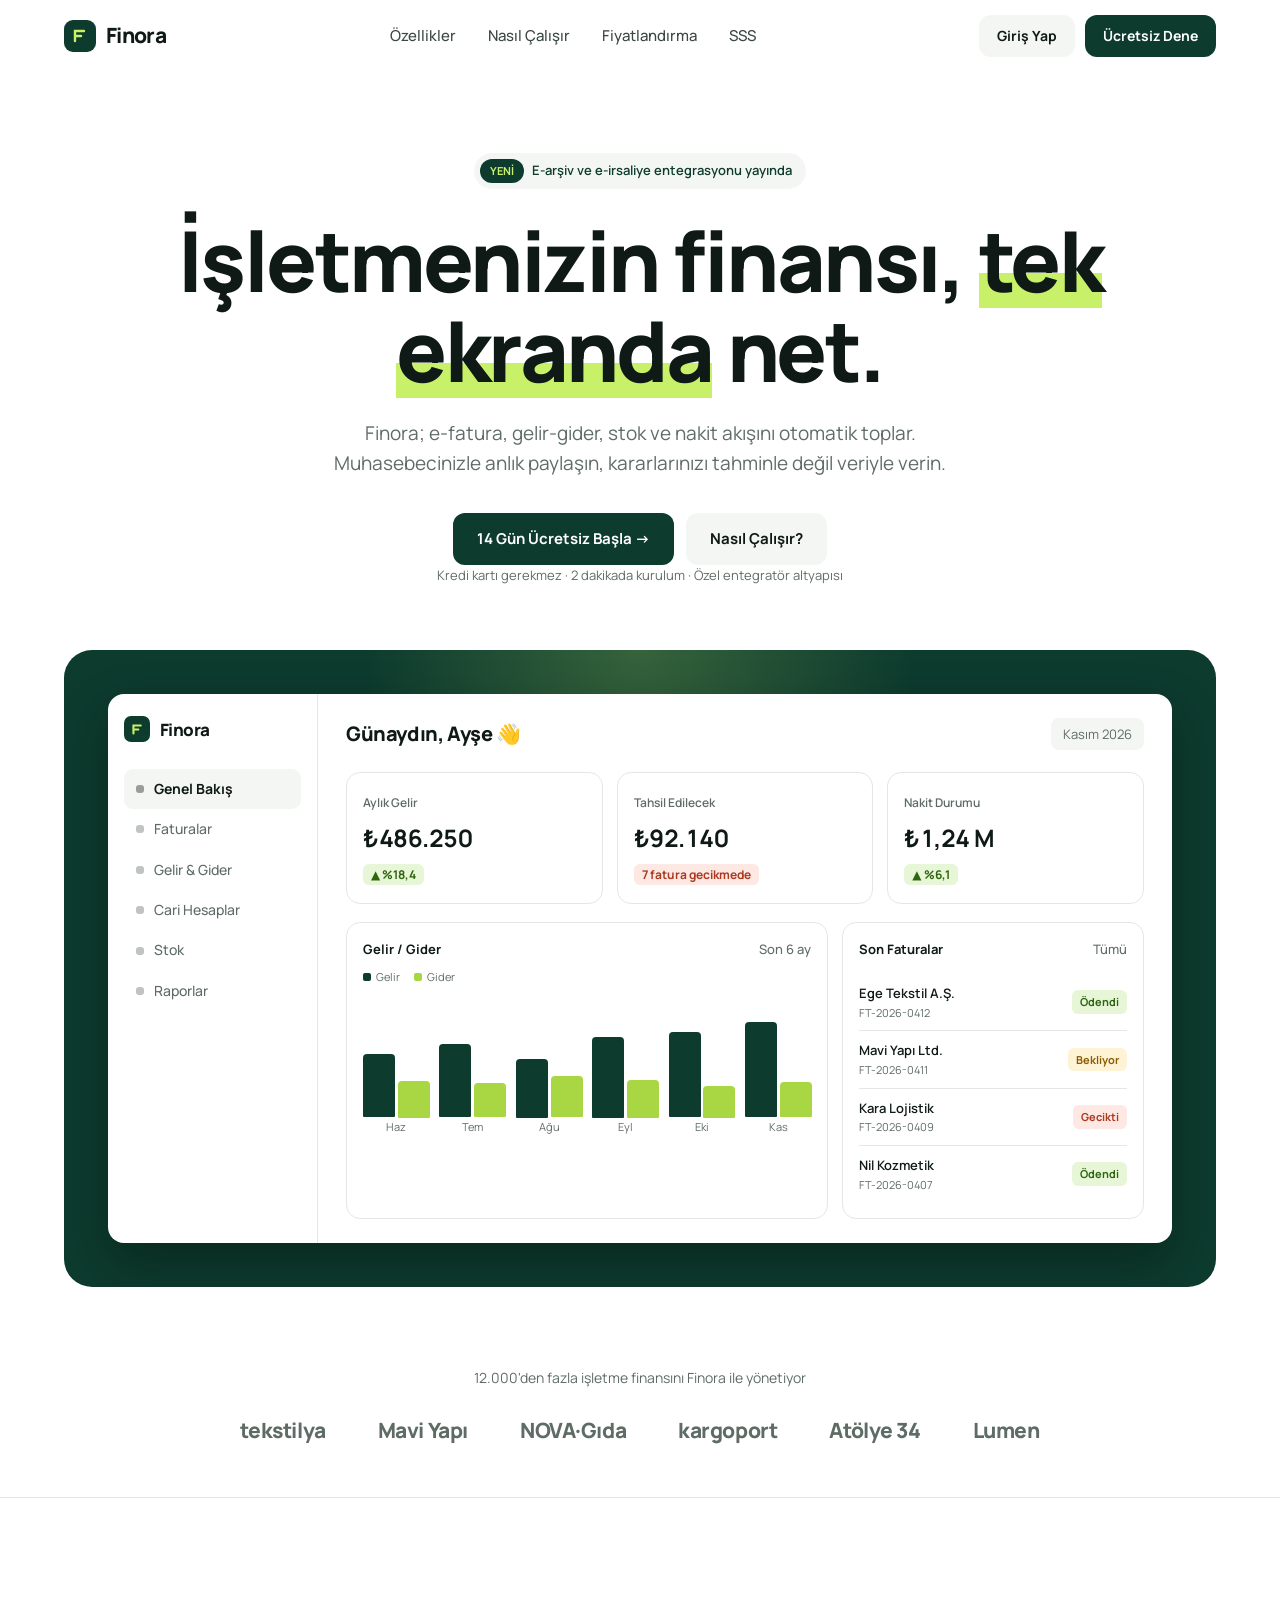
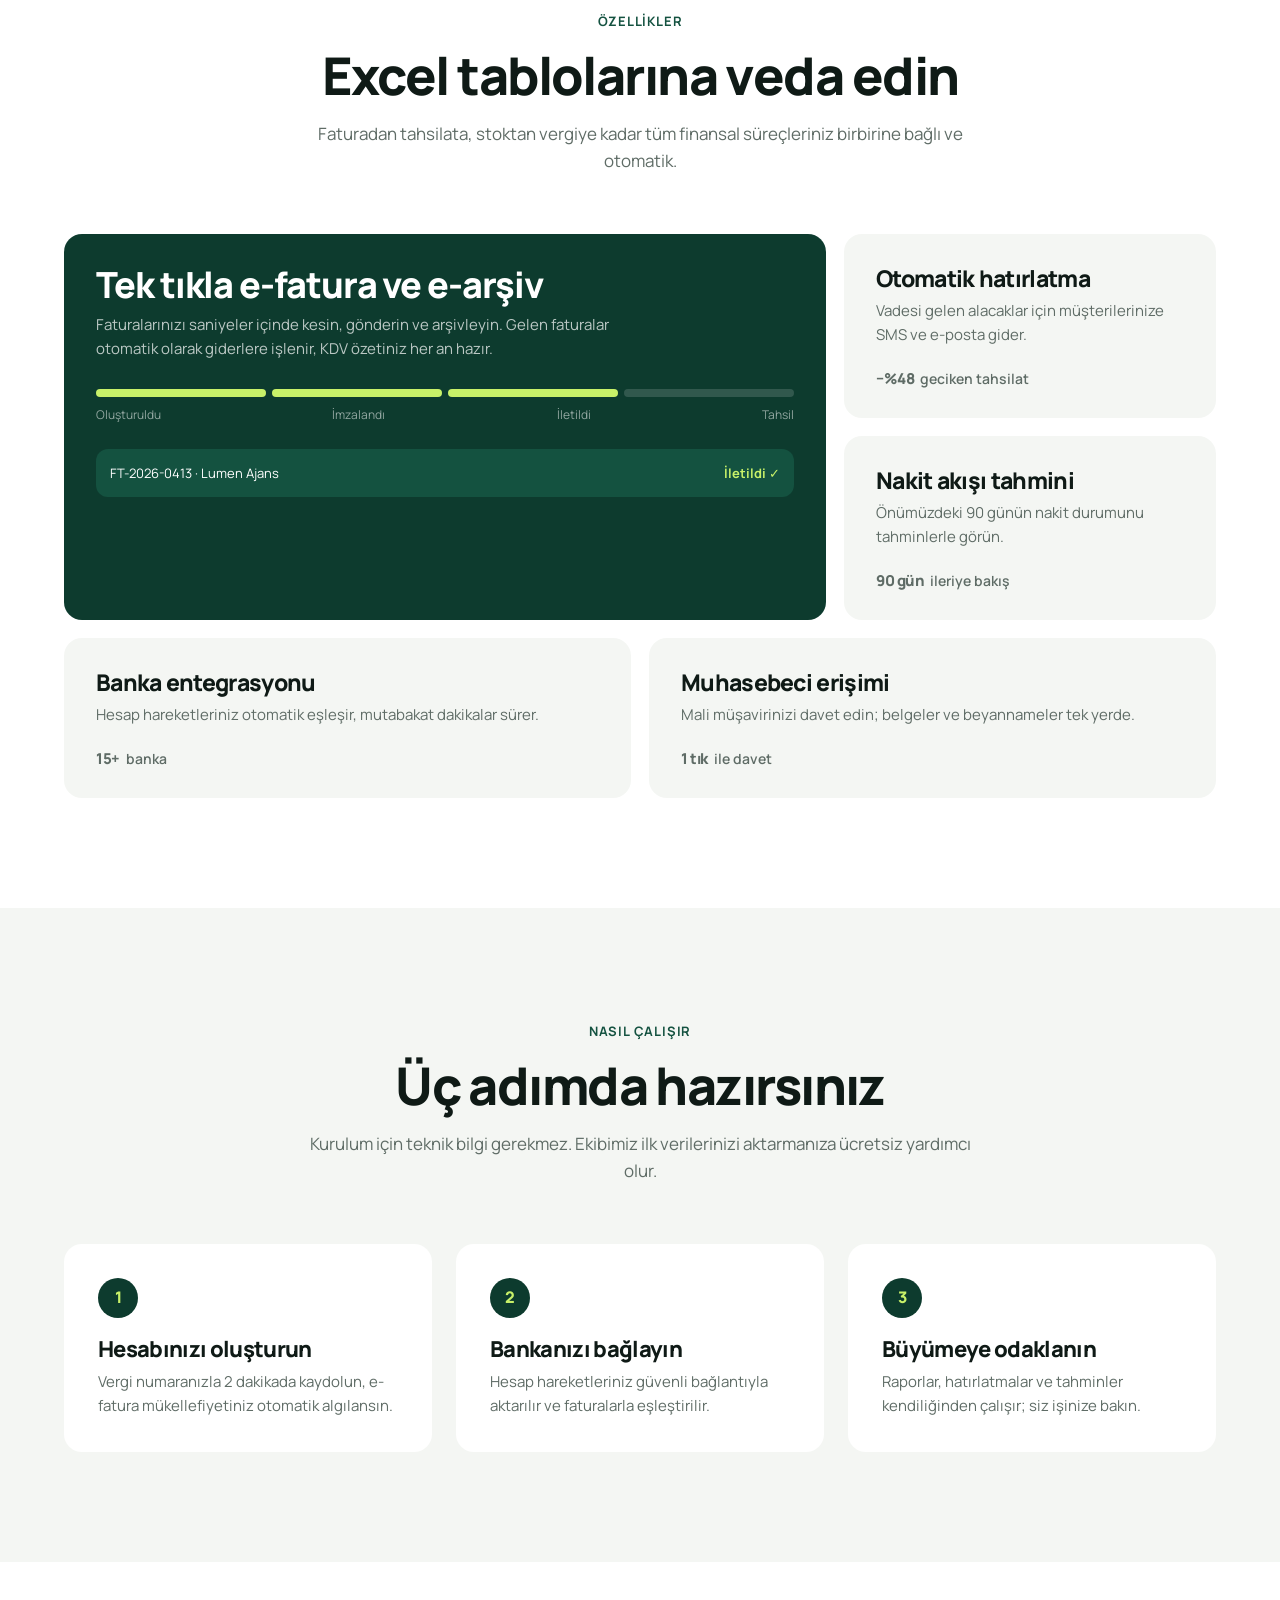
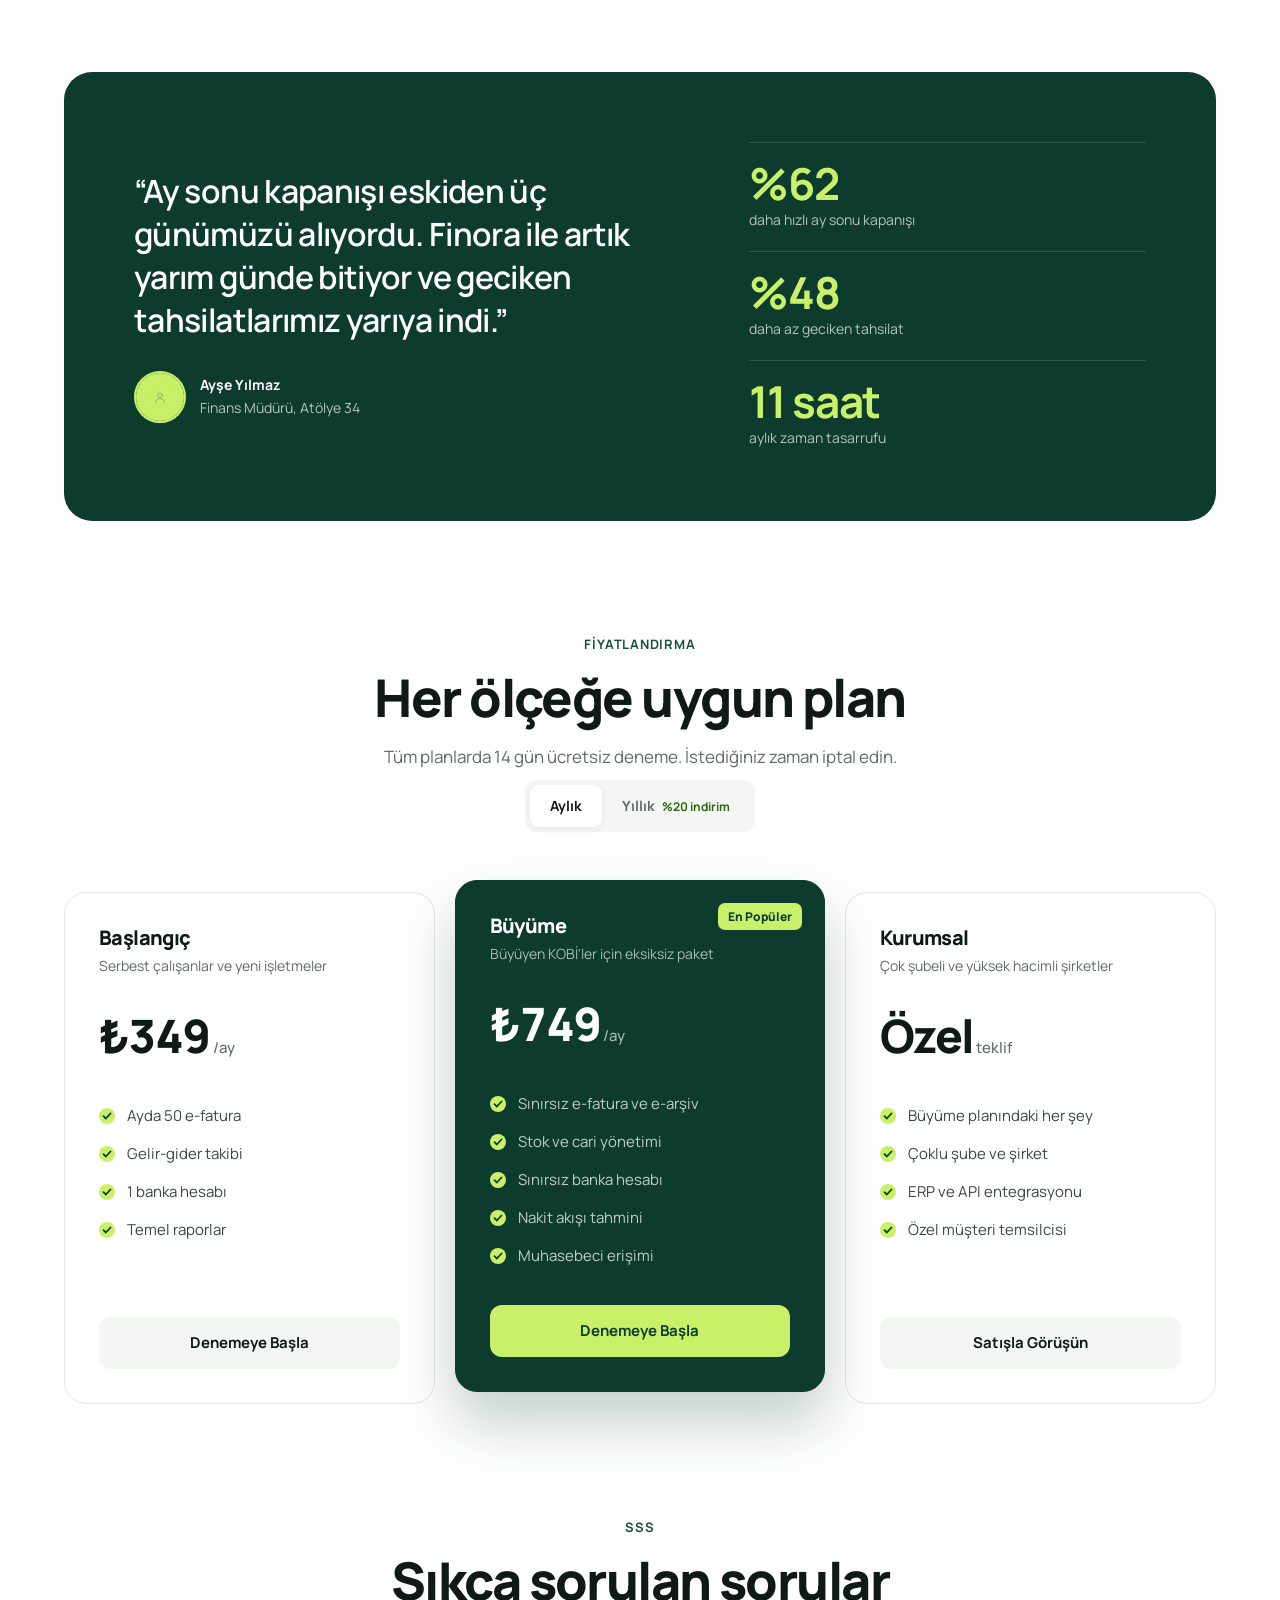
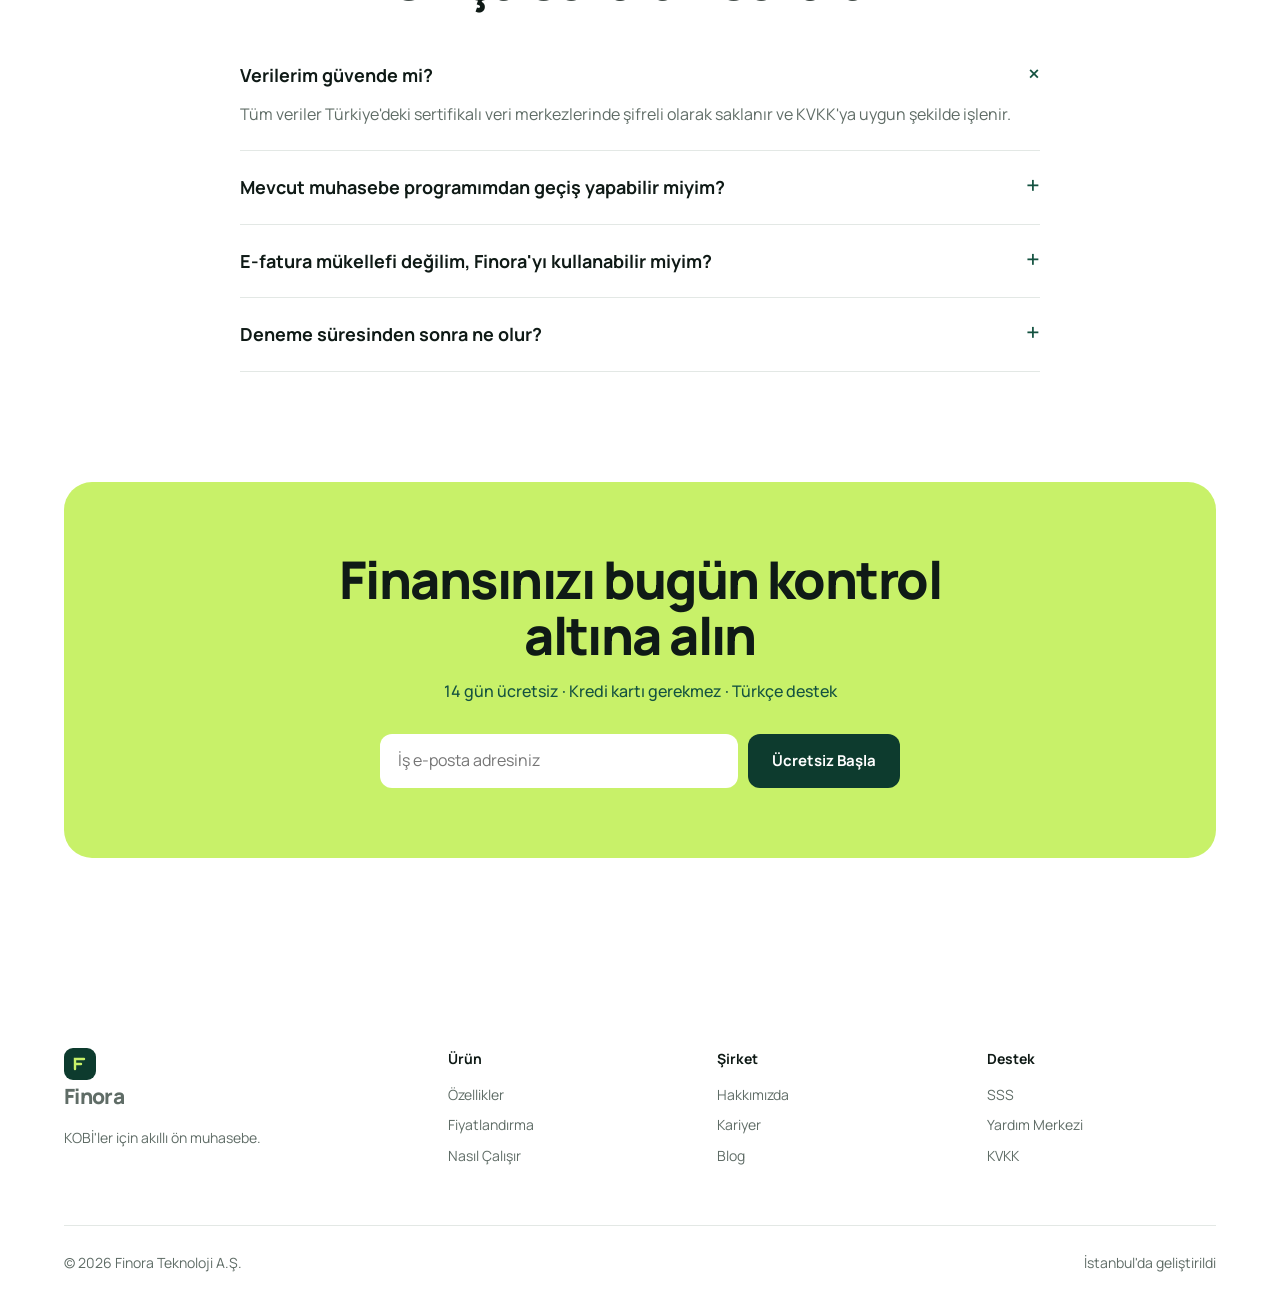
<file: web-tasarim/saas/index.html>
<!doctype html>
<html lang="tr">
<head>
<meta charset="utf-8">
<meta name="viewport" content="width=device-width, initial-scale=1">
<title>Finora Ön Muhasebe</title>
<meta name="description" content="Finora — KOBİ'ler için e-fatura, gelir-gider ve nakit akışı yönetimini tek ekranda toplayan ön muhasebe yazılımı.">
<link rel="preconnect" href="https://fonts.googleapis.com">
<link rel="preconnect" href="https://fonts.gstatic.com" crossorigin>
<link href="https://fonts.googleapis.com/css2?family=Manrope:wght@400;500;600;700;800&display=swap" rel="stylesheet">
<style>
  :root{
    --bg:#ffffff; --soft:#f4f6f3; --forest:#0d3b2e; --forest-2:#145240; --lime:#c8f169; --lime-d:#a9d643;
    --ink:#0f1a16; --text:#3b4742; --muted:#5f6c66; --line:#e3e8e5; --red:#a93a20;
    --font:"Manrope",system-ui,sans-serif; --r:18px; --ease:cubic-bezier(.16,1,.3,1);
  }
  *{box-sizing:border-box;margin:0;padding:0}
  html{scroll-behavior:smooth}
  body{font-family:var(--font);color:var(--text);background:var(--bg);line-height:1.6;-webkit-font-smoothing:antialiased}
  a{color:inherit;text-decoration:none}
  :focus-visible{outline:2px solid var(--forest-2);outline-offset:3px}
  .wrap{max-width:1200px;margin:0 auto;padding:0 24px}
  h1,h2,h3{color:var(--ink);letter-spacing:-.03em;line-height:1.08;font-weight:800}
  h2{font-size:clamp(32px,4.4vw,52px);margin:14px 0 16px}
  .pill{display:inline-flex;align-items:center;gap:8px;font-size:13px;font-weight:600;padding:6px 14px 6px 6px;border-radius:999px;background:var(--soft);color:var(--forest)}
  .pill b{background:var(--forest);color:var(--lime);padding:3px 10px;border-radius:999px;font-size:11px}
  .label{font-size:13px;font-weight:700;color:var(--forest-2);letter-spacing:.06em;text-transform:uppercase}
  .btn{display:inline-flex;align-items:center;gap:8px;padding:14px 24px;border-radius:12px;font-weight:700;font-size:15px;transition:background .2s,transform .2s var(--ease);border:0;cursor:pointer;font-family:inherit}
  .btn:active{transform:scale(.97)}
  .btn-dark{background:var(--forest);color:#fff}
  .btn-dark:hover{background:var(--forest-2)}
  .btn-lime{background:var(--lime);color:var(--forest)}
  .btn-lime:hover{background:var(--lime-d)}
  .btn-soft{background:var(--soft);color:var(--ink)}
  .btn-soft:hover{background:#e8ece9}

  header{position:sticky;top:0;z-index:40;background:rgba(255,255,255,.85);backdrop-filter:blur(12px);border-bottom:1px solid transparent;transition:border-color .2s}
  header.scrolled{border-color:var(--line)}
  .nav{display:flex;align-items:center;justify-content:space-between;height:72px}
  .logo{display:flex;align-items:center;gap:10px;font-weight:800;font-size:21px;color:var(--ink);letter-spacing:-.03em}
  .logo i{width:32px;height:32px;border-radius:9px;background:var(--forest);display:grid;place-items:center}
  .nav-links{display:flex;gap:32px;font-size:15px;font-weight:500}
  .nav-links a:hover{color:var(--forest-2)}
  .nav-cta{display:flex;gap:10px}
  .nav-cta .btn{padding:10px 18px;font-size:14px}

  .hero{padding:80px 0 30px;text-align:center}
  .hero h1{font-size:clamp(42px,6.6vw,84px);max-width:960px;margin:26px auto 22px}
  .hero h1 span{background:linear-gradient(transparent 62%,var(--lime) 62% 92%,transparent 92%)}
  .hero p{font-size:19px;max-width:620px;margin:0 auto 34px;color:var(--muted)}
  .hero-ctas{display:flex;gap:12px;justify-content:center;flex-wrap:wrap}
  .trust{margin-top:18px;font-size:13px !important;color:var(--muted)}

  .stage{margin-top:64px;background:var(--forest);border-radius:28px;padding:44px;position:relative;overflow:hidden}
  .stage::before{content:"";position:absolute;width:600px;height:600px;border-radius:50%;background:radial-gradient(circle,rgba(200,241,105,.22),transparent 65%);left:50%;top:-300px;transform:translateX(-50%)}
  .app{background:#fff;border-radius:16px;position:relative;display:grid;grid-template-columns:210px 1fr;text-align:left;box-shadow:0 20px 50px rgba(0,0,0,.3);min-height:420px}
  .side{border-right:1px solid var(--line);padding:22px 16px;font-size:14px}
  .side .logo{font-size:17px;margin-bottom:26px}
  .side .logo i{width:26px;height:26px;border-radius:7px}
  .side span{display:flex;align-items:center;gap:10px;padding:9px 12px;border-radius:9px;color:var(--muted);font-weight:500}
  .side span.on{background:var(--soft);color:var(--ink);font-weight:700}
  .side span::before{content:"";width:8px;height:8px;border-radius:3px;background:currentColor;opacity:.4}
  .main{padding:24px 28px}
  .main-top{display:flex;justify-content:space-between;align-items:center;margin-bottom:22px}
  .main-top strong{font-size:20px;color:var(--ink);font-weight:800;letter-spacing:-.02em}
  .main-top span{font-size:13px;color:var(--muted);background:var(--soft);padding:6px 12px;border-radius:8px}
  .kpis{display:grid;grid-template-columns:repeat(3,1fr);gap:14px;margin-bottom:18px}
  .kpi{border:1px solid var(--line);border-radius:14px;padding:16px}
  .kpi small{font-size:12px;color:var(--muted);font-weight:600}
  .kpi b{display:block;font-size:24px;color:var(--ink);letter-spacing:-.02em;margin:4px 0;font-variant-numeric:tabular-nums}
  .kpi em{font-style:normal;font-size:12px;font-weight:700;padding:2px 8px;border-radius:6px}
  .up{background:#e6f6d6;color:#2f6510}.down{background:#fde8e3;color:var(--red)}
  .chart-row{display:grid;grid-template-columns:1.6fr 1fr;gap:14px}
  .panel{border:1px solid var(--line);border-radius:14px;padding:16px}
  .ph{font-size:13px;font-weight:700;color:var(--ink);margin-bottom:14px;display:flex;justify-content:space-between;gap:10px}
  .ph span{font-weight:500;color:var(--muted)}
  .legend{display:flex;gap:14px;font-size:11px;color:var(--muted);margin:-6px 0 10px}
  .legend i{display:inline-block;width:8px;height:8px;border-radius:2px;margin-right:5px;background:var(--forest)}
  .legend i.g{background:var(--lime-d)}
  .bars{display:flex;align-items:flex-end;gap:10px;height:140px}
  .bars div{flex:1;display:flex;align-items:flex-end;gap:3px;height:100%;position:relative;padding-bottom:18px}
  .bars i{display:block;flex:1;border-radius:4px 4px 1px 1px;background:var(--forest);transform-origin:bottom;animation:grow 1s var(--ease) both}
  .bars i.g{background:var(--lime-d)}
  .bars small{position:absolute;bottom:0;left:0;right:0;font-size:11px;color:var(--muted);text-align:center}
  @keyframes grow{from{transform:scaleY(0)}}
  .inv{display:flex;justify-content:space-between;align-items:center;padding:9px 0;border-bottom:1px solid var(--line);font-size:13px}
  .inv:last-child{border:0}
  .inv b{color:var(--ink);font-weight:600}
  .inv small{display:block;color:var(--muted);font-size:11px}
  .st{font-size:11px;font-weight:700;padding:3px 8px;border-radius:6px}
  .wait{background:#fff3d6;color:#8a5c00}

  .logos{padding:50px 0;border-bottom:1px solid var(--line);text-align:center}
  .logos p{font-size:14px;color:var(--muted);margin-bottom:24px}
  .logo-row{display:flex;justify-content:center;gap:52px;flex-wrap:wrap;font-weight:800;font-size:21px;color:var(--muted);letter-spacing:-.02em}

  section{padding:110px 0}
  .center{text-align:center;max-width:680px;margin:0 auto 60px}
  .center p{color:var(--muted);font-size:17px}

  .bento{display:grid;grid-template-columns:repeat(6,1fr);gap:18px}
  .b{background:var(--soft);border-radius:var(--r);padding:32px;position:relative;overflow:hidden;transition:transform .35s var(--ease);display:flex;flex-direction:column}
  .b:hover{transform:translateY(-4px)}
  .b h3{font-size:23px;margin:0 0 8px}
  .b p{color:var(--muted);font-size:15px}
  .b.s4{grid-column:span 4;grid-row:span 2}
  .b.s2{grid-column:span 2}
  .b.s3{grid-column:span 3}
  .b.dark{background:var(--forest);color:rgba(255,255,255,.75)}
  .b.dark h3{color:#fff;font-size:clamp(26px,3vw,36px)}
  .b.dark p{color:rgba(255,255,255,.72);max-width:520px}
  .fig{margin-top:auto;padding-top:24px;font-size:36px;font-weight:800;color:var(--forest);letter-spacing:-.03em;line-height:1}
  .fig small{font-size:14px;font-weight:600;color:var(--muted);letter-spacing:0;margin-left:6px}
  .flow{display:flex;gap:6px;margin-top:28px}
  .flow span{flex:1;height:8px;border-radius:4px;background:rgba(255,255,255,.15)}
  .flow span.on{background:var(--lime)}
  .flow-labels{display:flex;justify-content:space-between;font-size:12px;color:rgba(255,255,255,.55);margin-top:8px}
  .mini{margin-top:24px;border-radius:12px;padding:14px;font-size:13px;display:flex;justify-content:space-between;align-items:center;gap:10px;background:var(--forest-2);color:#fff}

  .how{background:var(--soft)}
  .steps{display:grid;grid-template-columns:repeat(3,1fr);gap:24px}
  .step{background:#fff;border-radius:var(--r);padding:34px}
  .step .n{width:40px;height:40px;border-radius:50%;background:var(--forest);color:var(--lime);display:grid;place-items:center;font-weight:800}
  .step h3{font-size:22px;margin:20px 0 8px}
  .step p{color:var(--muted);font-size:15px}

  .quote{background:var(--forest);border-radius:28px;padding:70px;display:grid;grid-template-columns:1.4fr 1fr;gap:60px;align-items:center;color:#fff}
  .quote blockquote{font-size:clamp(22px,2.6vw,32px);font-weight:600;letter-spacing:-.02em;line-height:1.35}
  .quote cite{display:flex;gap:14px;align-items:center;margin-top:28px;font-style:normal;font-size:14px;color:rgba(255,255,255,.7)}
  .quote cite img{width:52px;height:52px;border-radius:50%;display:block;border:2px solid var(--lime)}
  .quote cite b{display:block;color:#fff}
  .metrics{display:grid;gap:18px}
  .metrics div{border-top:1px solid rgba(255,255,255,.15);padding-top:16px}
  .metrics b{font-size:44px;color:var(--lime);letter-spacing:-.03em;display:block;line-height:1.1}
  .metrics span{font-size:14px;color:rgba(255,255,255,.7)}

  .switch{display:inline-flex;background:var(--soft);border-radius:12px;padding:5px;margin-top:10px}
  .switch button{border:0;background:none;padding:10px 20px;border-radius:9px;font:inherit;font-weight:700;font-size:14px;cursor:pointer;color:var(--muted);transition:background .2s,color .2s}
  .switch button[aria-pressed="true"]{background:#fff;color:var(--ink);box-shadow:0 2px 8px rgba(0,0,0,.06)}
  .switch em{font-style:normal;color:#2f6510;font-size:12px;margin-left:4px}
  .plans{display:grid;grid-template-columns:repeat(3,1fr);gap:20px;align-items:stretch}
  .plan{border:1px solid var(--line);border-radius:22px;padding:34px;display:flex;flex-direction:column}
  .plan.pop{background:var(--forest);color:rgba(255,255,255,.75);border-color:var(--forest);position:relative;transform:translateY(-12px);box-shadow:0 30px 60px rgba(13,59,46,.25)}
  .plan.pop h3,.plan.pop .price{color:#fff}
  .plan .tag{position:absolute;top:22px;right:22px;background:var(--lime);color:var(--forest);font-size:12px;font-weight:800;padding:4px 10px;border-radius:7px}
  .plan h3{font-size:20px}
  .plan .desc{font-size:14px;color:var(--muted);margin:6px 0 22px}
  .plan.pop .desc{color:rgba(255,255,255,.65)}
  .price{font-size:46px;font-weight:800;color:var(--ink);letter-spacing:-.04em;font-variant-numeric:tabular-nums}
  .price small{font-size:15px;font-weight:500;color:var(--muted);letter-spacing:0}
  .plan.pop .price small{color:rgba(255,255,255,.65)}
  .plan ul{list-style:none;margin:24px 0 30px;font-size:15px;flex:1}
  .plan li{padding:7px 0 7px 28px;position:relative}
  .plan li::before{content:"";position:absolute;left:0;top:11px;width:16px;height:16px;border-radius:50%;background:var(--lime) url("data:image/svg+xml,%3Csvg xmlns='http://www.w3.org/2000/svg' viewBox='0 0 16 16'%3E%3Cpath d='M4.5 8.2l2.3 2.3 4.7-5' fill='none' stroke='%230d3b2e' stroke-width='1.8' stroke-linecap='round'/%3E%3C/svg%3E")}
  .plan .btn{justify-content:center}

  .faq{max-width:800px;margin:0 auto}
  details{border-bottom:1px solid var(--line);padding:22px 0}
  summary{list-style:none;cursor:pointer;font-weight:700;font-size:18px;color:var(--ink);display:flex;justify-content:space-between;gap:20px}
  summary::-webkit-details-marker{display:none}
  summary::after{content:"+";font-size:24px;font-weight:500;color:var(--forest-2);transition:transform .25s var(--ease);line-height:1}
  details[open] summary::after{transform:rotate(45deg)}
  details p{margin-top:12px;color:var(--muted)}

  .cta{background:var(--lime);border-radius:28px;padding:70px;text-align:center}
  .cta h2{max-width:720px;margin:0 auto 14px}
  .cta p{color:var(--forest-2);margin-bottom:30px;font-weight:500}
  .cta form{display:flex;gap:10px;justify-content:center;flex-wrap:wrap;max-width:520px;margin:0 auto}
  .cta input{flex:1;min-width:220px;padding:14px 18px;border-radius:12px;border:0;font:inherit;font-size:16px;outline:2px solid transparent}
  .cta input:focus{outline-color:var(--forest)}
  .cta .ok{display:none;margin:16px 0 0;font-weight:700;color:var(--forest)}

  footer{padding:80px 0 40px;font-size:14px}
  .fgrid{display:grid;grid-template-columns:1.5fr repeat(3,1fr);gap:40px;padding-bottom:50px;border-bottom:1px solid var(--line)}
  .fgrid h4{font-size:14px;color:var(--ink);margin-bottom:14px}
  .fgrid a,.fgrid p{display:block;color:var(--muted);margin-bottom:8px}
  .fgrid a:hover{color:var(--forest-2)}
  .bottom{padding-top:26px;display:flex;justify-content:space-between;color:var(--muted);flex-wrap:wrap;gap:12px}

  @media (max-width:1000px){
    .nav-links{display:none}
    .app{grid-template-columns:1fr}
    .side{display:none}
    .chart-row,.quote{grid-template-columns:1fr}
    .bento{grid-template-columns:1fr 1fr}
    .b.s4,.b.s3,.b.s2{grid-column:span 2;grid-row:auto}
    .plans,.steps{grid-template-columns:1fr}
    .plans{max-width:480px;margin:0 auto}
    .plan.pop{transform:none}
    .fgrid{grid-template-columns:1fr 1fr}
  }
  @media (max-width:600px){
    .wrap{padding:0 16px}
    section{padding:80px 0}
    .nav-cta .btn-soft{display:none}
    .stage{padding:16px;border-radius:20px}
    .main{padding:16px}
    .kpis{grid-template-columns:1fr}
    .kpi:nth-child(3){display:none}
    .quote,.cta{padding:40px 22px}
    .b{padding:26px}
    .fgrid{grid-template-columns:1fr}
    .logo-row{gap:28px;font-size:18px}
  }
  @media (prefers-reduced-motion:reduce){.bars i{animation:none}html{scroll-behavior:auto}.b:hover{transform:none}}
</style>
</head>
<body>

<header id="hdr">
  <div class="wrap nav">
    <a href="#" class="logo"><i><svg width="16" height="16" viewBox="0 0 16 16" aria-hidden="true"><path d="M3 13V3h9M3 8h6" stroke="#c8f169" stroke-width="2.4" fill="none" stroke-linecap="round"/></svg></i>Finora</a>
    <nav class="nav-links" aria-label="Ana menü">
      <a href="#ozellikler">Özellikler</a>
      <a href="#nasil">Nasıl Çalışır</a>
      <a href="#fiyat">Fiyatlandırma</a>
      <a href="#sss">SSS</a>
    </nav>
    <div class="nav-cta">
      <a href="#basla" class="btn btn-soft">Giriş Yap</a>
      <a href="#basla" class="btn btn-dark">Ücretsiz Dene</a>
    </div>
  </div>
</header>

<main>
<section class="hero">
  <div class="wrap">
    <span class="pill"><b>YENİ</b> E-arşiv ve e-irsaliye entegrasyonu yayında</span>
    <h1>İşletmenizin finansı, <span>tek ekranda</span> net.</h1>
    <p>Finora; e-fatura, gelir-gider, stok ve nakit akışını otomatik toplar. Muhasebecinizle anlık paylaşın, kararlarınızı tahminle değil veriyle verin.</p>
    <div class="hero-ctas">
      <a href="#basla" class="btn btn-dark">14 Gün Ücretsiz Başla →</a>
      <a href="#nasil" class="btn btn-soft">Nasıl Çalışır?</a>
    </div>
    <p class="trust">Kredi kartı gerekmez · 2 dakikada kurulum · Özel entegratör altyapısı</p>

    <div class="stage" aria-hidden="true">
      <div class="app">
        <aside class="side">
          <div class="logo"><i><svg width="13" height="13" viewBox="0 0 16 16"><path d="M3 13V3h9M3 8h6" stroke="#c8f169" stroke-width="2.6" fill="none" stroke-linecap="round"/></svg></i>Finora</div>
          <span class="on">Genel Bakış</span><span>Faturalar</span><span>Gelir & Gider</span><span>Cari Hesaplar</span><span>Stok</span><span>Raporlar</span>
        </aside>
        <div class="main">
          <div class="main-top"><strong>Günaydın, Ayşe 👋</strong><span>Kasım 2026</span></div>
          <div class="kpis">
            <div class="kpi"><small>Aylık Gelir</small><b>₺486.250</b><em class="up">▲ %18,4</em></div>
            <div class="kpi"><small>Tahsil Edilecek</small><b>₺92.140</b><em class="down">7 fatura gecikmede</em></div>
            <div class="kpi"><small>Nakit Durumu</small><b>₺1,24 M</b><em class="up">▲ %6,1</em></div>
          </div>
          <div class="chart-row">
            <div class="panel">
              <div class="ph">Gelir / Gider <span>Son 6 ay</span></div>
              <div class="legend"><span><i></i>Gelir</span><span><i class="g"></i>Gider</span></div>
              <div class="bars">
                <div><i style="height:52%"></i><i class="g" style="height:30%;animation-delay:.05s"></i><small>Haz</small></div>
                <div><i style="height:60%;animation-delay:.1s"></i><i class="g" style="height:28%;animation-delay:.15s"></i><small>Tem</small></div>
                <div><i style="height:48%;animation-delay:.2s"></i><i class="g" style="height:34%;animation-delay:.25s"></i><small>Ağu</small></div>
                <div><i style="height:66%;animation-delay:.3s"></i><i class="g" style="height:31%;animation-delay:.35s"></i><small>Eyl</small></div>
                <div><i style="height:70%;animation-delay:.4s"></i><i class="g" style="height:26%;animation-delay:.45s"></i><small>Eki</small></div>
                <div><i style="height:78%;animation-delay:.5s"></i><i class="g" style="height:29%;animation-delay:.55s"></i><small>Kas</small></div>
              </div>
            </div>
            <div class="panel">
              <div class="ph">Son Faturalar <span>Tümü</span></div>
              <div class="inv"><div><b>Ege Tekstil A.Ş.</b><small>FT-2026-0412</small></div><span class="st up">Ödendi</span></div>
              <div class="inv"><div><b>Mavi Yapı Ltd.</b><small>FT-2026-0411</small></div><span class="st wait">Bekliyor</span></div>
              <div class="inv"><div><b>Kara Lojistik</b><small>FT-2026-0409</small></div><span class="st down">Gecikti</span></div>
              <div class="inv"><div><b>Nil Kozmetik</b><small>FT-2026-0407</small></div><span class="st up">Ödendi</span></div>
            </div>
          </div>
        </div>
      </div>
    </div>
  </div>
</section>

<div class="logos">
  <div class="wrap">
    <p>12.000'den fazla işletme finansını Finora ile yönetiyor</p>
    <div class="logo-row" aria-hidden="true"><span>tekstilya</span><span>Mavi Yapı</span><span>NOVA·Gıda</span><span>kargoport</span><span>Atölye 34</span><span>Lumen</span></div>
  </div>
</div>

<section id="ozellikler">
  <div class="wrap">
    <div class="center">
      <span class="label">Özellikler</span>
      <h2>Excel tablolarına veda edin</h2>
      <p>Faturadan tahsilata, stoktan vergiye kadar tüm finansal süreçleriniz birbirine bağlı ve otomatik.</p>
    </div>
    <div class="bento">
      <div class="b s4 dark">
        <h3>Tek tıkla e-fatura ve e-arşiv</h3>
        <p>Faturalarınızı saniyeler içinde kesin, gönderin ve arşivleyin. Gelen faturalar otomatik olarak giderlere işlenir, KDV özetiniz her an hazır.</p>
        <div class="flow" aria-hidden="true"><span class="on"></span><span class="on"></span><span class="on"></span><span></span></div>
        <div class="flow-labels" aria-hidden="true"><span>Oluşturuldu</span><span>İmzalandı</span><span>İletildi</span><span>Tahsil</span></div>
        <div class="mini"><span>FT-2026-0413 · Lumen Ajans</span><b style="color:var(--lime)">İletildi ✓</b></div>
      </div>
      <div class="b s2">
        <h3>Otomatik hatırlatma</h3>
        <p>Vadesi gelen alacaklar için müşterilerinize SMS ve e-posta gider.</p>
        <p class="fig">−%48<small>geciken tahsilat</small></p>
      </div>
      <div class="b s2">
        <h3>Nakit akışı tahmini</h3>
        <p>Önümüzdeki 90 günün nakit durumunu tahminlerle görün.</p>
        <p class="fig">90 gün<small>ileriye bakış</small></p>
      </div>
      <div class="b s3">
        <h3>Banka entegrasyonu</h3>
        <p>Hesap hareketleriniz otomatik eşleşir, mutabakat dakikalar sürer.</p>
        <p class="fig">15+<small>banka</small></p>
      </div>
      <div class="b s3">
        <h3>Muhasebeci erişimi</h3>
        <p>Mali müşavirinizi davet edin; belgeler ve beyannameler tek yerde.</p>
        <p class="fig">1 tık<small>ile davet</small></p>
      </div>
    </div>
  </div>
</section>

<section id="nasil" class="how">
  <div class="wrap">
    <div class="center">
      <span class="label">Nasıl Çalışır</span>
      <h2>Üç adımda hazırsınız</h2>
      <p>Kurulum için teknik bilgi gerekmez. Ekibimiz ilk verilerinizi aktarmanıza ücretsiz yardımcı olur.</p>
    </div>
    <div class="steps">
      <div class="step"><span class="n">1</span><h3>Hesabınızı oluşturun</h3><p>Vergi numaranızla 2 dakikada kaydolun, e-fatura mükellefiyetiniz otomatik algılansın.</p></div>
      <div class="step"><span class="n">2</span><h3>Bankanızı bağlayın</h3><p>Hesap hareketleriniz güvenli bağlantıyla aktarılır ve faturalarla eşleştirilir.</p></div>
      <div class="step"><span class="n">3</span><h3>Büyümeye odaklanın</h3><p>Raporlar, hatırlatmalar ve tahminler kendiliğinden çalışır; siz işinize bakın.</p></div>
    </div>
  </div>
</section>

<section>
  <div class="wrap">
    <div class="quote">
      <div>
        <blockquote>“Ay sonu kapanışı eskiden üç günümüzü alıyordu. Finora ile artık yarım günde bitiyor ve geciken tahsilatlarımız yarıya indi.”</blockquote>
        <cite><img src="img/ayse-yilmaz.svg" width="192" height="192" alt="Ayşe Yılmaz" loading="lazy"><div><b>Ayşe Yılmaz</b>Finans Müdürü, Atölye 34</div></cite>
      </div>
      <div class="metrics">
        <div><b>%62</b><span>daha hızlı ay sonu kapanışı</span></div>
        <div><b>%48</b><span>daha az geciken tahsilat</span></div>
        <div><b>11 saat</b><span>aylık zaman tasarrufu</span></div>
      </div>
    </div>
  </div>
</section>

<section id="fiyat" style="padding-top:0">
  <div class="wrap">
    <div class="center">
      <span class="label">Fiyatlandırma</span>
      <h2>Her ölçeğe uygun plan</h2>
      <p>Tüm planlarda 14 gün ücretsiz deneme. İstediğiniz zaman iptal edin.</p>
      <div class="switch" role="group" aria-label="Faturalama dönemi">
        <button type="button" data-period="monthly" aria-pressed="true">Aylık</button>
        <button type="button" data-period="yearly" aria-pressed="false">Yıllık <em>%20 indirim</em></button>
      </div>
    </div>
    <div class="plans">
      <div class="plan">
        <h3>Başlangıç</h3><p class="desc">Serbest çalışanlar ve yeni işletmeler</p>
        <div class="price" data-m="349" data-y="279"><span class="amt">₺349</span><small> /ay</small></div>
        <ul><li>Ayda 50 e-fatura</li><li>Gelir-gider takibi</li><li>1 banka hesabı</li><li>Temel raporlar</li></ul>
        <a href="#basla" class="btn btn-soft">Denemeye Başla</a>
      </div>
      <div class="plan pop">
        <span class="tag">En Popüler</span>
        <h3>Büyüme</h3><p class="desc">Büyüyen KOBİ'ler için eksiksiz paket</p>
        <div class="price" data-m="749" data-y="599"><span class="amt">₺749</span><small> /ay</small></div>
        <ul><li>Sınırsız e-fatura ve e-arşiv</li><li>Stok ve cari yönetimi</li><li>Sınırsız banka hesabı</li><li>Nakit akışı tahmini</li><li>Muhasebeci erişimi</li></ul>
        <a href="#basla" class="btn btn-lime">Denemeye Başla</a>
      </div>
      <div class="plan">
        <h3>Kurumsal</h3><p class="desc">Çok şubeli ve yüksek hacimli şirketler</p>
        <div class="price">Özel<small> teklif</small></div>
        <ul><li>Büyüme planındaki her şey</li><li>Çoklu şube ve şirket</li><li>ERP ve API entegrasyonu</li><li>Özel müşteri temsilcisi</li></ul>
        <a href="#basla" class="btn btn-soft">Satışla Görüşün</a>
      </div>
    </div>
  </div>
</section>

<section id="sss" style="padding-top:0">
  <div class="wrap">
    <div class="center" style="margin-bottom:30px"><span class="label">SSS</span><h2>Sıkça sorulan sorular</h2></div>
    <div class="faq">
      <details open><summary>Verilerim güvende mi?</summary><p>Tüm veriler Türkiye'deki sertifikalı veri merkezlerinde şifreli olarak saklanır ve KVKK'ya uygun şekilde işlenir.</p></details>
      <details><summary>Mevcut muhasebe programımdan geçiş yapabilir miyim?</summary><p>Evet. Cari, stok ve fatura verilerinizi Excel veya yaygın programlardan tek seferde aktarabilirsiniz; ekibimiz ücretsiz destek verir.</p></details>
      <details><summary>E-fatura mükellefi değilim, Finora'yı kullanabilir miyim?</summary><p>Elbette. E-arşiv faturası kesebilir, gelir-gider ve tahsilat takibinizi yapabilirsiniz. Mükellef olduğunuzda tek tıkla geçiş yapılır.</p></details>
      <details><summary>Deneme süresinden sonra ne olur?</summary><p>14 günün sonunda dilediğiniz planı seçerek devam edebilirsiniz. Seçim yapmazsanız hesabınız ücretlendirilmez, verileriniz 30 gün saklanır.</p></details>
    </div>
  </div>
</section>

<section id="basla" style="padding-top:0">
  <div class="wrap">
    <div class="cta">
      <h2>Finansınızı bugün kontrol altına alın</h2>
      <p>14 gün ücretsiz · Kredi kartı gerekmez · Türkçe destek</p>
      <form id="signup">
        <input type="email" required placeholder="İş e-posta adresiniz" aria-label="E-posta" autocomplete="email">
        <button class="btn btn-dark" type="submit">Ücretsiz Başla</button>
      </form>
      <p class="ok" id="ok" role="status">Harika! Aktivasyon bağlantısı e-posta adresinize gönderildi.</p>
    </div>
  </div>
</section>
</main>

<footer>
  <div class="wrap">
    <div class="fgrid">
      <div><a href="#" class="logo" style="margin-bottom:14px"><i><svg width="16" height="16" viewBox="0 0 16 16" aria-hidden="true"><path d="M3 13V3h9M3 8h6" stroke="#c8f169" stroke-width="2.4" fill="none" stroke-linecap="round"/></svg></i>Finora</a><p>KOBİ'ler için akıllı ön muhasebe.</p></div>
      <div><h4>Ürün</h4><a href="#ozellikler">Özellikler</a><a href="#fiyat">Fiyatlandırma</a><a href="#nasil">Nasıl Çalışır</a></div>
      <div><h4>Şirket</h4><a href="#">Hakkımızda</a><a href="#">Kariyer</a><a href="#">Blog</a></div>
      <div><h4>Destek</h4><a href="#sss">SSS</a><a href="#">Yardım Merkezi</a><a href="#">KVKK</a></div>
    </div>
    <div class="bottom"><span>© 2026 Finora Teknoloji A.Ş.</span><span>İstanbul'da geliştirildi</span></div>
  </div>
</footer>

<script>
  const SCROLL_THRESHOLD = 10;
  const hdr = document.getElementById('hdr');
  const onScroll = () => hdr.classList.toggle('scrolled', window.scrollY > SCROLL_THRESHOLD);
  window.addEventListener('scroll', onScroll, { passive: true }); onScroll();

  const switchBtns = document.querySelectorAll('.switch button');
  switchBtns.forEach(btn => btn.addEventListener('click', () => {
    switchBtns.forEach(b => b.setAttribute('aria-pressed', String(b === btn)));
    const yearly = btn.dataset.period === 'yearly';
    document.querySelectorAll('.price[data-m]').forEach(el => {
      el.querySelector('.amt').textContent = '₺' + (yearly ? el.dataset.y : el.dataset.m);
      el.querySelector('small').textContent = yearly ? ' /ay, yıllık ödeme' : ' /ay';
    });
  }));

  document.getElementById('signup').addEventListener('submit', e => {
    e.preventDefault();
    document.getElementById('ok').style.display = 'block';
    e.target.reset();
  });
</script>
</body>
</html>
</file>
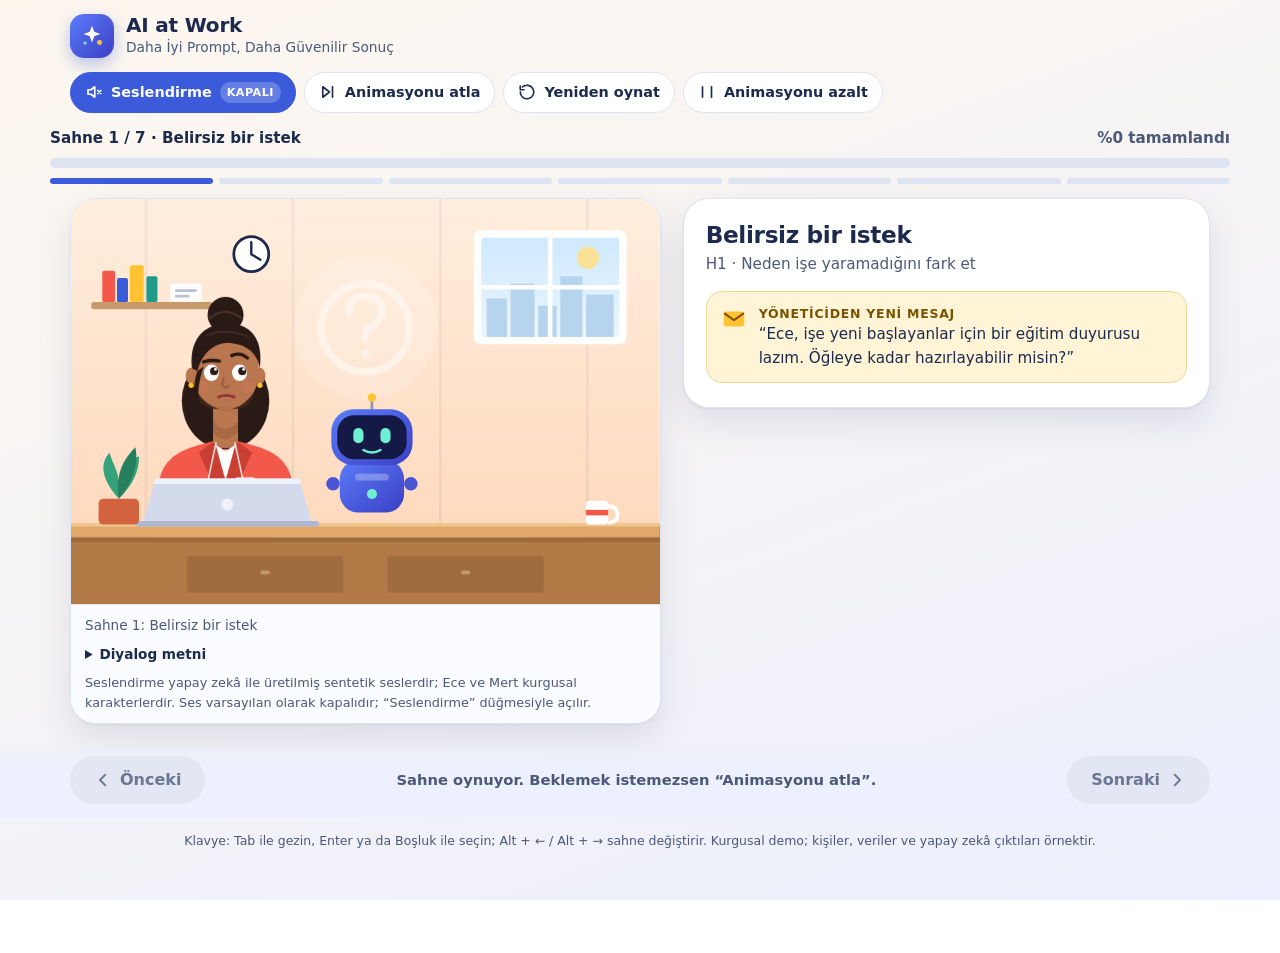
<file: kurumsal-akademi/moduller/modul-1-ai-at-work/index.html>
<!DOCTYPE html>
<html lang="tr" data-hareket="acik">
<head>
  <meta charset="UTF-8">
  <meta name="viewport" content="width=device-width, initial-scale=1">
  <title>AI at Work: Daha İyi Prompt, Daha Güvenilir Sonuç</title>
  <meta name="description" content="Üretken yapay zekâyı etkili, güvenli ve eleştirel kullanma becerisi üzerine animasyonlu mikro öğrenme modülü (kurgusal demo).">
  <link rel="stylesheet" href="css/styles.css">
</head>
<body>
  <a class="atla" href="#panel">Etkinliğe geç</a>

  <header class="ust">
    <div class="kap">
      <div class="marka">
        <span class="marka-isaret" aria-hidden="true">
          <svg width="26" height="26" viewBox="0 0 24 24" fill="none"><path d="M12 2.5l2.1 5.6 5.6 2.1-5.6 2.1L12 18l-2.1-5.7L4.3 10.2l5.6-2.1L12 2.5z" fill="#fff"/><circle cx="19" cy="18" r="2.3" fill="#ffc233"/><circle cx="5.5" cy="18.5" r="1.4" fill="#6ff0d4"/></svg>
        </span>
        <div>
          <h1>AI at Work</h1>
          <p>Daha İyi Prompt, Daha Güvenilir Sonuç</p>
        </div>
      </div>
      <div class="araclar" role="group" aria-label="Oynatma araçları">
        <!-- Seslendirme düğmesi: assets/audio/ses-listesi.js içinde metinle eşleşen ses yoksa gizli kalır.
             Kapalıyken dolgulu ve nabızlı görünür ki kullanıcı sesin açılabildiğini fark etsin. -->
        <button type="button" class="arac arac-ses ses-dikkat" id="ses" aria-pressed="false" hidden>
          <svg class="ses-kapali-ikon" viewBox="0 0 24 24" fill="none" stroke="currentColor" stroke-width="2.2" stroke-linecap="round" stroke-linejoin="round" aria-hidden="true"><path d="M4 9v6h4l5 4V5L8 9H4zM17 10l4 4M21 10l-4 4"/></svg>
          <svg class="ses-acik-ikon" viewBox="0 0 24 24" fill="none" stroke="currentColor" stroke-width="2.2" stroke-linecap="round" stroke-linejoin="round" aria-hidden="true"><path d="M4 9v6h4l5 4V5L8 9H4zM16.5 9a4 4 0 0 1 0 6M19 6.5a7.5 7.5 0 0 1 0 11"/></svg>
          <span id="ses-yazi">Seslendirme</span>
          <span class="ses-durum" aria-hidden="true"></span>
        </button>
        <button type="button" class="arac" id="atla-anim" hidden>
          <svg viewBox="0 0 24 24" fill="none" stroke="currentColor" stroke-width="2.2" stroke-linecap="round" stroke-linejoin="round" aria-hidden="true"><path d="M5 5l9 7-9 7V5zM18 5v14"/></svg>
          <span>Animasyonu atla</span>
        </button>
        <button type="button" class="arac" id="yeniden">
          <svg viewBox="0 0 24 24" fill="none" stroke="currentColor" stroke-width="2.2" stroke-linecap="round" stroke-linejoin="round" aria-hidden="true"><path d="M3 12a9 9 0 1 0 3-6.7M3 4v5h5"/></svg>
          <span>Yeniden oynat</span>
        </button>
        <button type="button" class="arac" id="hareket" aria-pressed="false">
          <svg viewBox="0 0 24 24" fill="none" stroke="currentColor" stroke-width="2.2" stroke-linecap="round" stroke-linejoin="round" aria-hidden="true"><path d="M6 5v14M18 5v14"/></svg>
          <span>Animasyonu azalt</span>
        </button>
      </div>
    </div>
  </header>

  <div class="kap ilerleme">
    <div class="ilerleme-baslik"><span id="sahne-no">Sahne 1 / 7</span><span id="yuzde">%0 tamamlandı</span></div>
    <div class="cubuk" id="cubuk" role="progressbar" aria-label="Modül ilerlemesi" aria-valuemin="0" aria-valuemax="100" aria-valuenow="0"><span class="cubuk-dolgu" id="cubuk-dolgu"></span></div>
    <ol class="noktalar" id="noktalar" aria-hidden="true"></ol>
  </div>

  <main class="kap ana">
    <section class="sahne-kutu" aria-label="Animasyonlu sahne">
      <div class="sahne-ic">
        <div id="sahne"></div>
        <div class="balonlar" id="balonlar" role="log" aria-live="polite" aria-label="Konuşma balonları"></div>
      </div>
      <div class="sahne-alt">
        <span id="sahne-ad"></span>
        <details>
          <summary>Diyalog metni</summary>
          <ol class="transkript" id="transkript"></ol>
        </details>
        <p class="ses-not" id="ses-not" hidden>Seslendirme yapay zekâ ile üretilmiş sentetik seslerdir; Ece ve Mert kurgusal karakterlerdir. Ses varsayılan olarak kapalıdır; “Seslendirme” düğmesiyle açılır.</p>
      </div>
    </section>

    <section class="panel" id="panel" tabindex="-1" aria-labelledby="ekran-baslik">
      <h2 id="ekran-baslik"></h2>
      <p class="hedef" id="hedef"></p>
      <div id="icerik">
        <div id="akis" class="bolum"></div>
        <div id="etkilesim" class="bolum" hidden></div>
        <div id="geribildirim" aria-live="polite"></div>
        <div id="ekstra"></div>
      </div>
    </section>
  </main>

  <footer class="alt">
    <div class="kap">
      <button type="button" class="dugme ikincil" id="geri">
        <svg viewBox="0 0 24 24" fill="none" stroke="currentColor" stroke-width="2.4" stroke-linecap="round" stroke-linejoin="round" aria-hidden="true"><path d="M15 5l-7 7 7 7"/></svg>Önceki
      </button>
      <div class="ipucu" id="ipucu" role="status"></div>
      <button type="button" class="dugme" id="ileri">Sonraki
        <svg viewBox="0 0 24 24" fill="none" stroke="currentColor" stroke-width="2.4" stroke-linecap="round" stroke-linejoin="round" aria-hidden="true"><path d="M9 5l7 7-7 7"/></svg>
      </button>
    </div>
  </footer>
  <p class="klavye">Klavye: Tab ile gezin, Enter ya da Boşluk ile seçin; Alt + ← / Alt + → sahne değiştirir. Kurgusal demo; kişiler, veriler ve yapay zekâ çıktıları örnektir.</p>

  <script src="js/icerik.js"></script>
  <script src="js/karakterler.js"></script>
  <script src="js/scorm.js"></script>
  <script src="assets/audio/ses-listesi.js"></script>
  <script src="js/app.js"></script>
</body>
</html>
</file>
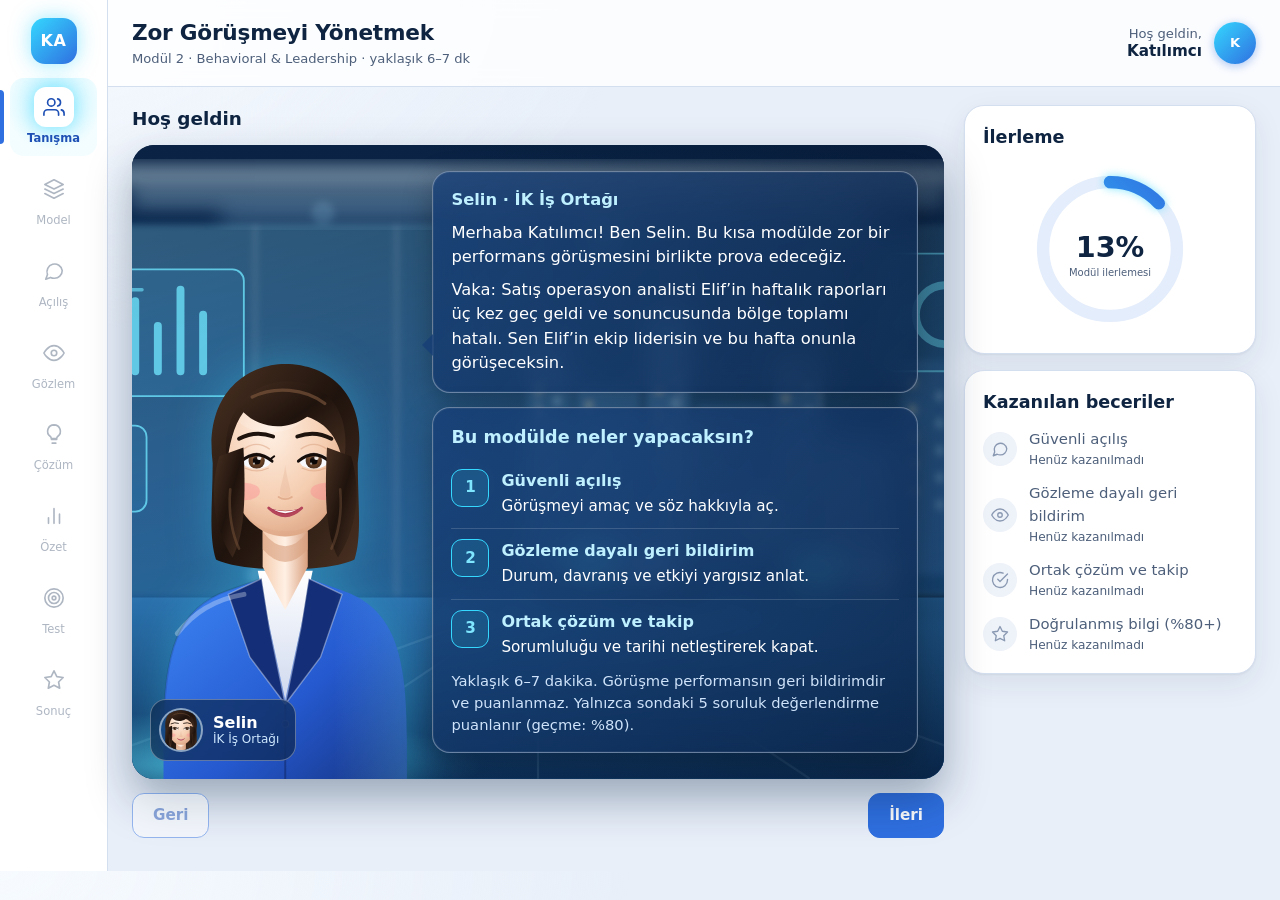
<file: kurumsal-akademi/moduller/modul-2-zor-gorusme/index.html>
<!DOCTYPE html>
<html lang="tr">
<head>
  <meta charset="UTF-8">
  <meta name="viewport" content="width=device-width, initial-scale=1">
  <title>Modül 2: Zor Görüşmeyi Yönetmek</title>
  <link rel="stylesheet" href="css/modul2.css">
</head>
<body>
  <a class="skip" href="#sahne">İçeriğe geç</a>

  <div class="kabuk">
    <nav class="ray" aria-label="Modül adımları">
      <div class="ray-logo" aria-hidden="true">KA</div>
      <ol id="ray"></ol>
    </nav>

    <div class="ana">
      <header class="ust">
        <div>
          <p class="modul-baslik">Zor Görüşmeyi Yönetmek</p>
          <p class="modul-alt">Modül 2 · Behavioral &amp; Leadership · yaklaşık 6–7 dk</p>
        </div>
        <div class="kullanici">
          <span>Hoş geldin,<br><strong id="kullanici-ad">Katılımcı</strong></span>
          <span class="avatar-harf" id="kullanici-harf" aria-hidden="true">K</span>
        </div>
      </header>

      <div class="icerik">
        <main>
          <h1 class="ekran-baslik" id="ekran-baslik" tabindex="-1"></h1>
          <section class="sahne" id="sahne" tabindex="-1"></section>
          <nav class="gezinme" aria-label="Modül gezinmesi">
            <button class="dugme ikincil" id="geri" type="button">Geri</button>
            <span class="ipucu" id="ipucu" role="status" aria-live="polite"></span>
            <button class="dugme" id="ileri" type="button">İleri</button>
          </nav>
        </main>

        <aside class="yan" aria-label="İlerleme ve beceriler">
          <section class="kart-yan" id="metre-kart" hidden>
            <h2>Görüşme göstergeleri</h2>
            <div id="metreler"></div>
          </section>
          <section class="kart-yan">
            <h2>İlerleme</h2>
            <div class="halka" id="halka"></div>
          </section>
          <section class="kart-yan">
            <h2>Kazanılan beceriler</h2>
            <ul class="beceriler" id="beceriler"></ul>
          </section>
        </aside>
      </div>
    </div>
  </div>

  <script src="ortak/scorm-wrapper.js"></script>
  <script src="js/gorsel.js"></script>
  <script src="js/modul2.js"></script>
</body>
</html>
</file>
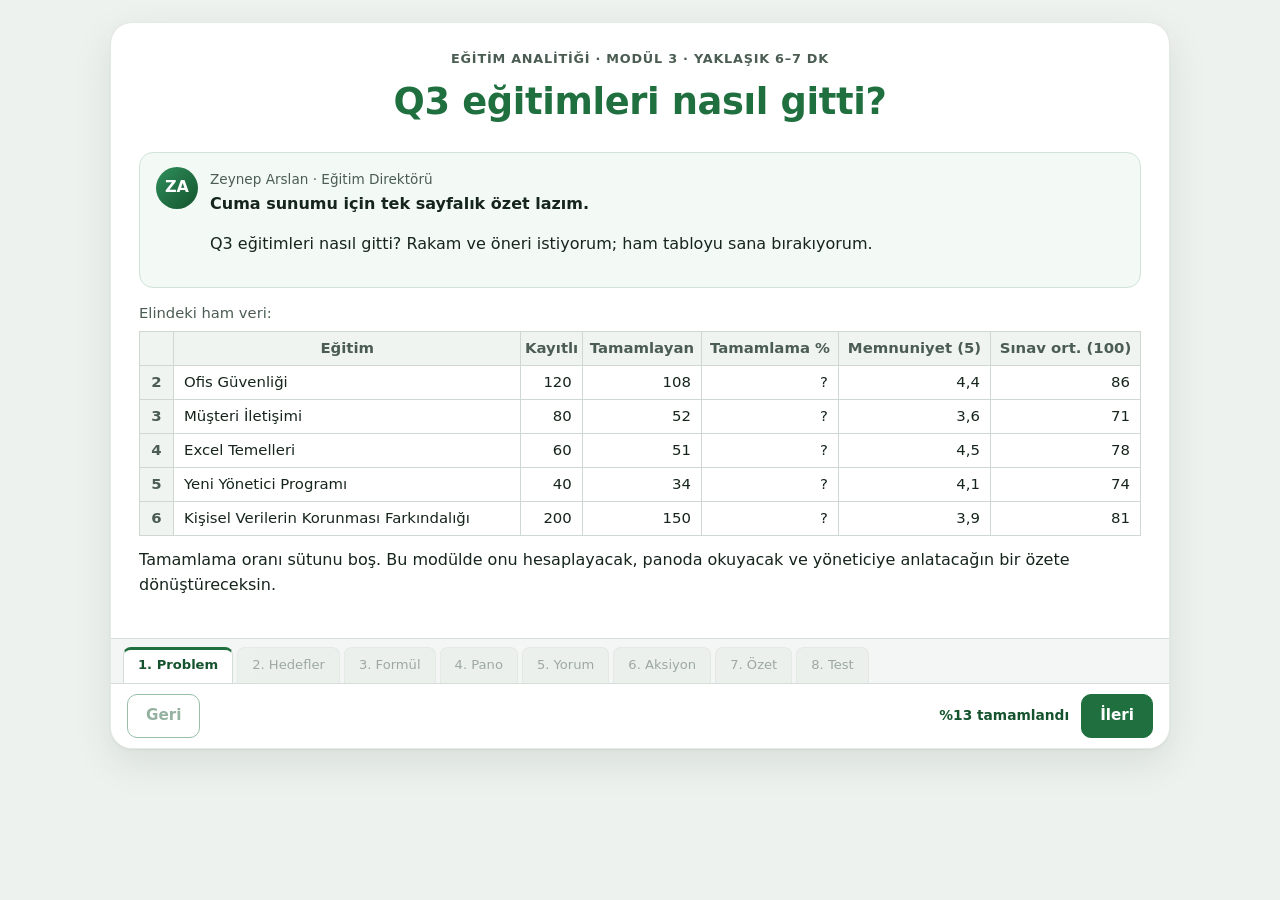
<file: kurumsal-akademi/moduller/modul-3-kpi-analizi/index.html>
<!DOCTYPE html>
<html lang="tr">
<head>
  <meta charset="UTF-8">
  <meta name="viewport" content="width=device-width, initial-scale=1">
  <title>Modül 3: Eğitim KPI'larını Excel'de Okumak</title>
  <link rel="stylesheet" href="css/modul3.css">
</head>
<body>
  <a class="skip" href="#icerik">İçeriğe geç</a>

  <div class="kitap">
    <header class="kitap-ust">
      <p class="ust-etiket">Eğitim Analitiği · Modül 3 · yaklaşık 6–7 dk</p>
      <h1 id="ekran-baslik" tabindex="-1"></h1>
    </header>

    <main id="icerik" class="icerik" tabindex="-1"></main>

    <footer class="alt">
      <nav aria-label="Sayfalar"><ol class="sekmeler" id="sekmeler"></ol></nav>
      <div class="durum-cubugu">
        <button class="dugme ikincil" id="geri" type="button">Geri</button>
        <span class="ipucu" id="ipucu" role="status" aria-live="polite"></span>
        <span class="yuzde" id="yuzde"></span>
        <button class="dugme" id="ileri" type="button">İleri</button>
      </div>
    </footer>
  </div>

  <script src="ortak/scorm-wrapper.js"></script>
  <script src="js/modul3.js"></script>
</body>
</html>
</file>
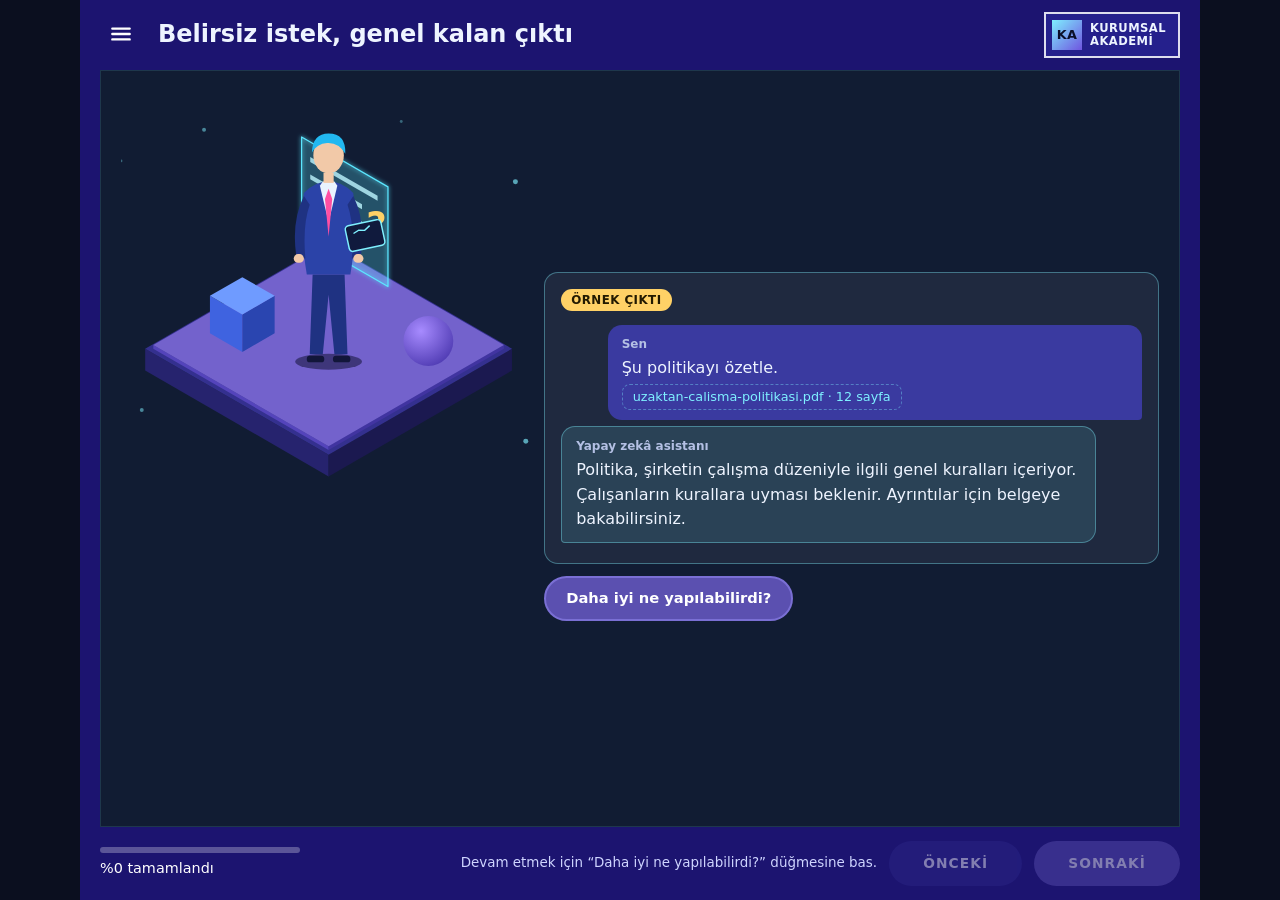
<file: kurumsal-akademi/moduller/modul-4-yapay-zeka/index.html>
<!DOCTYPE html>
<html lang="tr">
<head>
  <meta charset="UTF-8">
  <meta name="viewport" content="width=device-width, initial-scale=1">
  <title>Modül 4: Yapay Zekâyı İş Yerinde Güvenle Kullanmak</title>
  <link rel="stylesheet" href="css/modul4.css">
</head>
<body>
  <a class="skip" href="#icerik">İçeriğe geç</a>

  <div class="oynatici">
    <header class="ust">
      <button class="menu-dugme" id="menu-ac" type="button" aria-expanded="false" aria-controls="cekmece" aria-label="Bölümler menüsü">
        <svg width="26" height="26" viewBox="0 0 24 24" fill="none" stroke="currentColor" stroke-width="2.2" stroke-linecap="round" aria-hidden="true"><path d="M4 7h16M4 12h16M4 17h16"/></svg>
      </button>
      <h1 id="ekran-baslik" tabindex="-1"></h1>
      <div class="marka" aria-label="Kurumsal Akademi"><span class="marka-isaret" aria-hidden="true">KA</span><span>Kurumsal<br>Akademi</span></div>
    </header>

    <div class="cerceve">
      <nav class="cekmece" id="cekmece" aria-label="Bölümler" hidden><ol id="liste"></ol></nav>
      <main class="sahne">
        <div class="gorsel" id="gorsel"></div>
        <section class="metin" id="icerik" tabindex="-1"></section>
      </main>
    </div>

    <footer class="alt">
      <div class="ilerleme">
        <div class="cubuk" role="progressbar" aria-label="Modül ilerlemesi" aria-valuemin="0" aria-valuemax="100" id="cubuk"><span id="cubuk-dolgu"></span></div>
        <span id="yuzde" class="yuzde"></span>
      </div>
      <span class="ipucu" id="ipucu" role="status" aria-live="polite"></span>
      <button class="pil" id="geri" type="button">ÖNCEKİ</button>
      <button class="pil birincil" id="ileri" type="button">SONRAKİ</button>
    </footer>
  </div>

  <script src="ortak/scorm-wrapper.js"></script>
  <script src="js/izo.js"></script>
  <script src="js/modul4.js"></script>
</body>
</html>
</file>
<file: kurumsal-akademi/moduller/modul-1-ai-at-work/css/styles.css>
/* AI at Work: stil dosyası. Dış font ve görsel yok. */
:root {
  --ink: #1b2a4e;
  --soluk: #4b5878;
  --zemin1: #fdf7ee;
  --zemin2: #eceffd;
  --kart: #ffffff;
  --cizgi: #dfe4f2;
  --mavi: #3b5bdb;
  --mavi-koyu: #2b45b5;
  --koral: #f2594a;
  --koral-metin: #c2362a;
  --turkuaz: #0f7d6f;
  --turkuaz-acik: #dff5f0;
  --sari: #ffc233;
  --sari-acik: #fff4d6;
  --dogru: #0f7d3f;
  --dogru-zemin: #e3f6ea;
  --yanlis: #b3261e;
  --yanlis-zemin: #fdeceb;
  --golge: 0 1px 2px rgba(27, 42, 78, .06), 0 14px 34px rgba(27, 42, 78, .10);
  --r: 20px;
}

* { box-sizing: border-box; }
html { -webkit-text-size-adjust: 100%; }
body {
  margin: 0;
  font-family: "Segoe UI", system-ui, -apple-system, Roboto, "Helvetica Neue", Arial, sans-serif;
  font-size: 16px; line-height: 1.55; color: var(--ink);
  background: linear-gradient(160deg, var(--zemin1), var(--zemin2));
  background-attachment: fixed;
  min-height: 100vh;
}
button { font: inherit; color: inherit; }
:focus-visible { outline: 3px solid #ff9f1c; outline-offset: 2px; }
.sr-only { position: absolute; width: 1px; height: 1px; overflow: hidden; clip: rect(0 0 0 0); white-space: nowrap; }
.atla { position: absolute; left: -999px; top: 8px; background: var(--mavi); color: #fff; padding: 8px 14px; border-radius: 10px; z-index: 20; }
.atla:focus { left: 8px; }
[hidden] { display: none !important; }

.kap { max-width: 1180px; margin: 0 auto; padding: 0 20px; }

/* ---------- Üst çubuk ---------- */
.ust { padding: 14px 0 6px; }
.ust .kap { display: flex; align-items: center; justify-content: space-between; gap: 14px; flex-wrap: wrap; }
.marka { display: flex; align-items: center; gap: 12px; min-width: 0; }
.marka-isaret { flex: none; width: 44px; height: 44px; border-radius: 14px; background: linear-gradient(135deg, #5b7cfa, #3b3fc4); display: grid; place-items: center; box-shadow: 0 6px 16px rgba(59, 91, 219, .35); }
.marka h1 { margin: 0; font-size: 1.25rem; line-height: 1.15; letter-spacing: -.01em; font-weight: 800; }
.marka p { margin: 0; font-size: .86rem; color: var(--soluk); }
.araclar { display: flex; gap: 8px; flex-wrap: wrap; }
.arac {
  display: inline-flex; align-items: center; gap: 8px; padding: 8px 14px; border-radius: 999px;
  background: #fff; border: 1.5px solid var(--cizgi); font-weight: 650; font-size: .9rem; cursor: pointer;
  min-height: 40px;
}
.arac:hover { border-color: var(--mavi); }
.arac[aria-pressed="true"] { background: var(--sari-acik); border-color: #e0a800; }
.arac svg { width: 18px; height: 18px; flex: none; }
/* Seslendirme: kapalıyken dolgulu ve nabızlı, açıkken diğer basılı araçlar gibi */
.arac-ses { position: relative; background: var(--mavi); border-color: var(--mavi); color: #fff; }
.arac-ses:hover { background: var(--mavi-koyu); border-color: var(--mavi-koyu); }
.arac-ses .ses-acik-ikon, .arac-ses[aria-pressed="true"] .ses-kapali-ikon { display: none; }
.arac-ses[aria-pressed="true"] .ses-acik-ikon { display: block; }
.ses-durum { font-size: .7rem; font-weight: 800; letter-spacing: .04em; text-transform: uppercase; padding: 2px 7px; border-radius: 99px; background: rgba(255, 255, 255, .22); }
.ses-durum::before { content: "Kapalı"; }
.arac-ses[aria-pressed="true"] { background: var(--sari-acik); border-color: #e0a800; color: var(--ink); }
.arac-ses[aria-pressed="true"] .ses-durum { background: #e0a800; color: #fff; }
.arac-ses[aria-pressed="true"] .ses-durum::before { content: "Açık"; }
.ses-dikkat::after { content: ""; position: absolute; inset: -2px; border-radius: inherit; pointer-events: none; animation: ses-nabiz 1.8s ease-out 6; }
@keyframes ses-nabiz { from { box-shadow: 0 0 0 0 rgba(59, 91, 219, .55); } to { box-shadow: 0 0 0 12px rgba(59, 91, 219, 0); } }

/* ---------- İlerleme ---------- */
.ilerleme { padding: 8px 0 14px; }
.ilerleme-baslik { display: flex; justify-content: space-between; gap: 10px; flex-wrap: wrap; font-weight: 650; font-size: .95rem; margin-bottom: 8px; }
.ilerleme-baslik span:last-child { color: var(--soluk); font-weight: 600; }
.cubuk { height: 10px; background: #dfe4f2; border-radius: 999px; overflow: hidden; }
.cubuk-dolgu { display: block; height: 100%; width: 0; background: linear-gradient(90deg, #3b5bdb, #1d9a8a); border-radius: inherit; transition: width .5s ease; }
.noktalar { display: flex; gap: 6px; margin: 10px 0 0; padding: 0; list-style: none; }
.noktalar li { flex: 1; height: 6px; border-radius: 3px; background: #dfe4f2; }
.noktalar li.bitti { background: var(--turkuaz); }
.noktalar li.simdi { background: var(--mavi); }

/* ---------- Ana yerleşim ---------- */
.ana { display: grid; grid-template-columns: minmax(0, 1.12fr) minmax(0, 1fr); gap: 22px; align-items: start; padding-bottom: 20px; }
.sahne-kutu { position: sticky; top: 12px; align-self: start; border-radius: 26px; overflow: hidden; background: #fff; box-shadow: var(--golge); border: 1px solid var(--cizgi); }
.sahne-ic { position: relative; }
.sahne-svg { display: block; width: 100%; height: auto; }
.sahne-alt { padding: 10px 14px; border-top: 1px solid var(--cizgi); background: #fbfcff; display: flex; justify-content: space-between; align-items: center; gap: 8px; flex-wrap: wrap; font-size: .85rem; color: var(--soluk); }
.sahne-alt details { width: 100%; }
.ses-not { width: 100%; margin: 0; font-size: .8rem; color: var(--soluk); }
.sahne-alt summary { cursor: pointer; font-weight: 650; color: var(--ink); }
.transkript { margin: 8px 0 0; padding: 0; list-style: none; display: grid; gap: 4px; }
.transkript li b { color: var(--ink); }

.panel { background: var(--kart); border: 1px solid var(--cizgi); border-radius: 26px; box-shadow: var(--golge); padding: 22px 22px 24px; min-width: 0; }
.panel:focus { outline: none; }
.panel h2 { margin: 0 0 4px; font-size: 1.45rem; line-height: 1.2; letter-spacing: -.015em; font-weight: 800; }
.panel .hedef { margin: 0 0 14px; color: var(--soluk); font-size: .95rem; }
.soru-metni { font-weight: 750; font-size: 1.08rem; margin: 18px 0 10px; }
.bolum { margin-top: 16px; }
.bolum:first-child { margin-top: 0; }

/* ---------- Konuşma balonları ---------- */
.balonlar { position: absolute; inset: 0; pointer-events: none; }
.balon {
  position: absolute; top: 3.5%; max-width: 47%; background: #fff; color: var(--ink);
  border: 2px solid var(--ink); border-radius: 18px; padding: 8px 13px 9px;
  font-weight: 600; font-size: clamp(.8rem, 1.45vw, .98rem); line-height: 1.38;
  box-shadow: 4px 5px 0 rgba(27, 42, 78, .14);
}
.balon .ad { display: block; font-size: .7rem; letter-spacing: .08em; text-transform: uppercase; font-weight: 800; }
.balon.ece { left: 3%; }
.balon.ece .ad { color: var(--koral-metin); }
.balon.mert { right: 3%; }
.balon.mert .ad { color: var(--turkuaz); }
.balon.asistan { left: 50%; transform: translateX(-50%); top: 36%; border-color: var(--mavi); }
.balon.asistan .ad { color: var(--mavi); }
.balon::after {
  content: ""; position: absolute; bottom: -13px; width: 18px; height: 18px; background: #fff;
  border-right: 2px solid var(--ink); border-bottom: 2px solid var(--ink); transform: rotate(45deg) skew(10deg, 10deg);
  border-radius: 0 0 5px 0;
}
.balon.ece::after { left: 26%; }
.balon.mert::after { right: 34%; }
.balon.asistan::after { left: 46%; border-color: var(--mavi); }
.balon.eski { display: none; }
.balon.yeni { animation: balon-gel .38s cubic-bezier(.2, 1.2, .3, 1) both; }
@keyframes balon-gel { from { opacity: 0; transform: translateY(8px) scale(.9); } to { opacity: 1; transform: none; } }
.balon.asistan.yeni { animation-name: balon-gel-orta; }
@keyframes balon-gel-orta { from { opacity: 0; transform: translate(-50%, 8px) scale(.9); } to { opacity: 1; transform: translateX(-50%); } }

/* Dar ekran ya da azaltılmış hareket: balonlar sahnenin altında akar */
@media (max-width: 959px) {
  .balonlar { position: static; display: grid; gap: 10px; padding: 12px 12px 4px; background: #fbfcff; border-top: 1px solid var(--cizgi); }
  .balon, .balon.ece, .balon.mert, .balon.asistan { position: relative; left: auto; right: auto; top: auto; transform: none; max-width: 92%; font-size: .95rem; }
  .balon.mert { margin-left: auto; }
  .balon::after { display: none; }
  .balon.eski { display: block; opacity: .72; }
  .balon.asistan.yeni { animation-name: balon-gel; }
  .balonlar:empty { display: none; }
  .balonlar { max-height: 250px; overflow-y: auto; }
}
html[data-hareket="az"] .balonlar { position: static; display: grid; gap: 10px; padding: 12px 12px 4px; background: #fbfcff; border-top: 1px solid var(--cizgi); }
html[data-hareket="az"] .balon, html[data-hareket="az"] .balon.ece, html[data-hareket="az"] .balon.mert, html[data-hareket="az"] .balon.asistan { position: relative; left: auto; right: auto; top: auto; transform: none; max-width: 92%; font-size: .95rem; animation: none; }
html[data-hareket="az"] .balon.mert { margin-left: auto; }
html[data-hareket="az"] .balon::after { display: none; }
html[data-hareket="az"] .balon.eski { display: block; opacity: .8; }
html[data-hareket="az"] .balonlar:empty { display: none; }
html[data-hareket="az"] .balonlar, .balonlar-liste-sinir { max-height: 250px; overflow-y: auto; }
html[data-hareket="az"] .sahne-kutu { position: relative; top: auto; }

/* ---------- Karakter durumları ---------- */
.kar.gizli { display: none; }
.kar .i, .kar .poz, .kar .yari, .kar .agiz-konus { display: none; }
.kar[data-ifade="notr"] .i-notr, .kar[data-ifade="gulumse"] .i-gulumse, .kar[data-ifade="mutlu"] .i-mutlu,
.kar[data-ifade="dusunceli"] .i-dusunceli, .kar[data-ifade="hayalkirikligi"] .i-hayalkirikligi,
.kar[data-ifade="saskin"] .i-saskin, .kar[data-ifade="ciddi"] .i-ciddi { display: inline; }
.kar[data-poz="yaz"] .poz-yaz, .kar[data-poz="cene"] .poz-cene, .kar[data-poz="dur"] .poz-dur,
.kar[data-poz="anlat"] .poz-anlat, .kar[data-poz="uyar"] .poz-uyar, .kar[data-poz="goster"] .poz-goster { display: inline; }
.kar[data-ifade="hayalkirikligi"] .yari { display: inline; }
.kar[data-konus="1"]:not([data-ifade="saskin"]) .agiz-konus { display: inline; }
.kar[data-konus="1"]:not([data-ifade="saskin"]) .i-notr path:last-child,
.kar[data-konus="1"]:not([data-ifade="saskin"]) .i-dusunceli path:last-child,
.kar[data-konus="1"]:not([data-ifade="saskin"]) .i-ciddi path:last-child,
.kar[data-konus="1"]:not([data-ifade="saskin"]) .i-hayalkirikligi path:last-child { display: none; }
.kar .gb { transition: transform .3s ease; }
.kar[data-ifade="dusunceli"] .gb { transform: translate(3.4px, -3px); }
.kar[data-ifade="hayalkirikligi"] .gb { transform: translate(0, 2px); }
.kar .kapak, .kar .agiz-konus { transform-box: fill-box; transform-origin: 50% 50%; }
.kar .kapak { transform-origin: 50% 0; transform: scaleY(0); animation: kirp 5.6s infinite; }
.kar-mert .kapak { animation-delay: 2.3s; }
@keyframes kirp { 0%, 93%, 100% { transform: scaleY(0); } 95.5%, 97% { transform: scaleY(1); } }
.kar[data-konus="1"] .agiz-konus { animation: konus .34s ease-in-out infinite alternate; }
@keyframes konus { from { transform: scaleY(.25); } to { transform: scaleY(1); } }
.kar .nefes { animation: nefes 4.2s ease-in-out infinite; }
@keyframes nefes { 50% { transform: translateY(-2.5px); } }
.kar .gir-sol { animation: gir-sol .75s cubic-bezier(.2, .9, .25, 1) both; }
.kar .gir-sag { animation: gir-sag .75s .12s cubic-bezier(.2, .9, .25, 1) both; }
@keyframes gir-sol { from { transform: translateX(-60px); opacity: 0; } to { transform: none; opacity: 1; } }
@keyframes gir-sag { from { transform: translateX(60px); opacity: 0; } to { transform: none; opacity: 1; } }
.kar .jest-anlat { transform-box: fill-box; transform-origin: 85% 100%; animation: jest 1.6s ease-in-out infinite; }
.kar .jest-uyar { transform-box: fill-box; transform-origin: 85% 100%; animation: jest-uyar .8s ease-in-out infinite; }
@keyframes jest { 50% { transform: rotate(-9deg); } }
@keyframes jest-uyar { 50% { transform: rotate(-5deg) translateY(-3px); } }

.asistan .a-goz { display: none; }
.asistan[data-durum="bosta"] .a-normal, .asistan[data-durum="yaziyor"] .a-yaziyor, .asistan[data-durum="uyari"] .a-uyari { display: inline; }
.asistan .halka { opacity: 0; transform-box: fill-box; transform-origin: center; }
.asistan[data-durum="yaziyor"] .halka { animation: halka 1.4s ease-out infinite; }
.asistan .anten { animation: anten 2.4s ease-in-out infinite; }
.asistan[data-durum="uyari"] .anten { fill: #ff6b57; animation-duration: .7s; }
.asistan .nokta { animation: nokta 1s ease-in-out infinite; }
.asistan .n2 { animation-delay: .15s; } .asistan .n3 { animation-delay: .3s; }
@keyframes halka { from { opacity: .7; transform: scale(.85); } to { opacity: 0; transform: scale(1.12); } }
@keyframes anten { 50% { opacity: .45; } }
@keyframes nokta { 50% { opacity: .25; transform: translateY(-3px); } }
.asistan .nokta { transform-box: fill-box; transform-origin: center; }

/* ---------- Sohbet penceresi ve bildirim ---------- */
.bildirim { display: flex; gap: 12px; align-items: flex-start; background: var(--sari-acik); border: 1.5px solid #f0d79a; border-radius: 16px; padding: 12px 14px; font-size: .95rem; animation: yukari .4s ease both; }
.bildirim svg { flex: none; width: 26px; height: 26px; margin-top: 2px; }
.bildirim b { display: block; font-size: .78rem; text-transform: uppercase; letter-spacing: .06em; color: #7a5200; }
.sohbet { border: 1.5px solid var(--cizgi); border-radius: 18px; overflow: hidden; background: #f7f9ff; }
.sohbet-ust { display: flex; align-items: center; gap: 10px; padding: 8px 12px; background: #fff; border-bottom: 1px solid var(--cizgi); font-weight: 700; font-size: .9rem; }
.sohbet-ust .asistan-simge { width: 28px; height: 32px; }
.sohbet-ust small { margin-left: auto; font-weight: 600; color: var(--soluk); }
.sohbet-icerik { padding: 12px; display: grid; gap: 10px; min-height: 60px; }
.msg { padding: 10px 13px; border-radius: 16px; font-size: .96rem; max-width: 94%; animation: yukari .35s ease both; }
.msg.kullanici { justify-self: end; background: var(--mavi); color: #fff; border-bottom-right-radius: 5px; }
.msg.asistan { justify-self: start; background: #fff; border: 1px solid var(--cizgi); border-bottom-left-radius: 5px; }
.msg.asistan p { margin: 0 0 6px; }
.msg.asistan p:last-child { margin: 0; }
.msg .baslik-satir { font-weight: 800; }
.kurgu-etiket { display: inline-block; font-size: .7rem; font-weight: 800; letter-spacing: .05em; text-transform: uppercase; color: #6b4d00; background: var(--sari-acik); border: 1px solid #efd48c; border-radius: 6px; padding: 1px 7px; margin-bottom: 6px; }
.imlec { display: inline-block; width: 2px; height: 1em; background: currentColor; vertical-align: -2px; margin-left: 2px; animation: imlec 1s steps(1) infinite; }
@keyframes imlec { 50% { opacity: 0; } }
@keyframes yukari { from { opacity: 0; transform: translateY(8px); } to { opacity: 1; transform: none; } }

/* ---------- Seçenekler ---------- */
.secenekler { display: grid; gap: 10px; margin: 0; padding: 0; list-style: none; }
.secenek {
  display: flex; gap: 12px; align-items: flex-start; width: 100%; text-align: left; cursor: pointer;
  background: #fff; border: 2px solid var(--cizgi); border-radius: 16px; padding: 12px 14px; font-size: 1rem; line-height: 1.45;
  transition: border-color .15s, background .15s, transform .15s;
}
.secenek:hover { border-color: var(--mavi); background: #f6f8ff; }
.secenek:active { transform: scale(.995); }
.secenek .harf { flex: none; width: 30px; height: 30px; border-radius: 10px; background: #eef1fd; color: var(--mavi-koyu); font-weight: 800; display: grid; place-items: center; }
.secenek .metin { flex: 1; min-width: 0; }
.secenek .durum { display: block; margin-top: 4px; font-weight: 800; font-size: .86rem; }
.secenek[aria-disabled="true"] { cursor: default; }
.secenek[aria-disabled="true"]:hover { background: #fff; border-color: var(--cizgi); }
.secenek.secildi { border-color: var(--mavi); }
.secenek.dogru { border-color: var(--dogru); background: var(--dogru-zemin); }
.secenek.dogru .harf { background: var(--dogru); color: #fff; }
.secenek.dogru .durum { color: var(--dogru); }
.secenek.yanlis { border-color: var(--yanlis); background: var(--yanlis-zemin); }
.secenek.yanlis .harf { background: var(--yanlis); color: #fff; }
.secenek.yanlis .durum { color: var(--yanlis); }
.secenek.soluk { opacity: .62; }

.geri-bildirim { margin-top: 14px; border-radius: 16px; padding: 14px 16px; border: 2px solid var(--cizgi); background: #f7f9ff; animation: yukari .35s ease both; }
.geri-bildirim.dogru { background: var(--dogru-zemin); border-color: #9fd9b4; }
.geri-bildirim.yanlis { background: var(--yanlis-zemin); border-color: #f1b7b2; }
.geri-bildirim.bilgi { background: #eef3ff; border-color: #c7d4fb; }
.geri-bildirim h3 { margin: 0 0 4px; font-size: 1.02rem; }
.geri-bildirim.dogru h3 { color: var(--dogru); }
.geri-bildirim.yanlis h3 { color: var(--yanlis); }
.geri-bildirim p { margin: 0 0 6px; }
.geri-bildirim p:last-child { margin-bottom: 0; }
.ipucu-kutu { margin-top: 12px; padding: 10px 14px; border-radius: 14px; background: var(--turkuaz-acik); color: #0b4f46; font-weight: 650; font-size: .95rem; animation: yukari .35s ease both; }

/* ---------- Prompt kutusu ve bileşenler ---------- */
.bilesenler { display: grid; grid-template-columns: repeat(auto-fit, minmax(150px, 1fr)); gap: 8px; margin: 0; padding: 0; list-style: none; }
.bilesen { width: 100%; display: flex; align-items: center; gap: 10px; text-align: left; padding: 10px 12px; background: #fff; border: 2px solid var(--cizgi); border-radius: 14px; cursor: pointer; font-weight: 700; font-size: .95rem; }
.bilesen:hover { border-color: var(--mavi); }
.bilesen .no { flex: none; width: 26px; height: 26px; border-radius: 50%; display: grid; place-items: center; font-size: .82rem; font-weight: 800; background: #eef1fd; }
.bilesen.gorulen { background: #f3fbf8; border-color: #8fd3c6; }
.bilesen.gorulen .no { background: var(--turkuaz); color: #fff; }
.bilesen[aria-pressed="true"] { border-color: var(--mavi); box-shadow: 0 0 0 3px rgba(59, 91, 219, .18); }
.bilesen .ok { margin-left: auto; color: var(--turkuaz); font-weight: 900; }

.prompt-kutusu { border: 2px dashed #b9c4ea; border-radius: 16px; background: #f8f9ff; padding: 14px 16px; font-size: 1.02rem; line-height: 1.85; }
.prompt-kutusu .etiket { display: block; font-size: .72rem; font-weight: 800; letter-spacing: .06em; text-transform: uppercase; color: var(--soluk); margin-bottom: 2px; line-height: 1.4; }
.seg { border-radius: 8px; padding: 1px 6px; margin: 0 1px; transition: background .3s, color .3s; box-decoration-break: clone; -webkit-box-decoration-break: clone; }
.seg.bos { background: transparent; color: #98a3c4; border: 1.5px dashed #b9c4ea; padding: 0 8px; font-size: .9em; }
.seg.dolu { animation: seg-gel .5s ease both; }
@keyframes seg-gel { from { opacity: 0; transform: translateY(6px); } to { opacity: 1; transform: none; } }
.seg.c-rol { background: #ffe1dd; } .seg.c-gorev { background: #dfe7ff; } .seg.c-kitle { background: #d9f3ec; }
.seg.c-cikti { background: #fff0c4; } .seg.c-kisit { background: #ecdfff; }
.seg.vurgu { box-shadow: 0 0 0 3px var(--mavi); }
.bilesen-aciklama { margin-top: 12px; padding: 10px 14px; border-radius: 14px; background: #eef3ff; font-weight: 600; animation: yukari .3s ease both; }

/* ---------- Çıktı karşılaştırma ---------- */
.cikti-ikili { display: grid; grid-template-columns: 1fr 1fr; gap: 10px; }
.cikti { border: 2px solid var(--cizgi); border-radius: 16px; padding: 12px 13px; background: #fff; font-size: .92rem; animation: yukari .4s ease both; }
.cikti h4 { margin: 0 0 6px; font-size: .86rem; }
.cikti.secili { border-color: var(--mavi); }
.cikti.iyi { border-color: #9fd9b4; background: #f6fcf8; }
.cikti.zayif { border-color: #f1c9c5; background: #fffafa; }
.cikti p { margin: 0 0 4px; }
.cikti .meta { margin-top: 6px; font-size: .78rem; color: var(--soluk); font-weight: 650; }
.kontrol-listesi { margin: 10px 0 0; padding: 0; list-style: none; display: grid; gap: 4px; font-size: .92rem; }
.kontrol-listesi li { display: flex; gap: 8px; }
.kontrol-listesi .ik { flex: none; font-weight: 900; width: 1.2em; }
.kontrol-listesi .var .ik { color: var(--dogru); }
.kontrol-listesi .yok .ik { color: var(--yanlis); }

/* ---------- Uydurma bilgi, hassas veri ---------- */
.isaretli { background: linear-gradient(transparent 55%, rgba(255, 194, 51, .7) 55%); border-radius: 3px; }
.isaretli.uyari { background: #ffe0dc; border-bottom: 3px solid #e5483a; padding: 0 3px; animation: nabiz 1.4s ease-in-out infinite; }
@keyframes nabiz { 50% { background: #ffc8c1; } }
.isaretli.yer { background: var(--sari-acik); border: 1.5px dashed #d9a400; padding: 0 5px; color: #6b4d00; font-weight: 700; }
.dogrulandi { background: var(--dogru-zemin); border: 1.5px solid #9fd9b4; color: var(--dogru); padding: 0 5px; border-radius: 6px; font-weight: 700; }
.hassas { background: #ffe9a8; border-bottom: 3px solid #e0a800; padding: 0 3px; border-radius: 3px; transition: background .6s, color .6s; }
.hassas.karartildi { background: #1b2a4e; color: #1b2a4e; border-color: #1b2a4e; user-select: none; }
.hassas.yer-tutucu { background: var(--dogru-zemin); color: var(--dogru); border-bottom-color: #9fd9b4; font-weight: 700; }
.liste-kutusu { margin: 12px 0 0; padding: 0; list-style: none; display: grid; gap: 6px; }
.liste-kutusu li { display: flex; gap: 10px; align-items: baseline; padding: 8px 12px; border-radius: 12px; background: var(--turkuaz-acik); font-size: .93rem; animation: yukari .4s ease both; }
.liste-kutusu li b { color: #0b4f46; }
.sonuc-kutu { margin-top: 12px; padding: 12px 14px; border-radius: 14px; background: #fff6e6; border: 1.5px dashed #e0a800; font-size: .93rem; animation: yukari .4s ease both; }
.sonuc-kutu b { color: #7a5200; }

/* ---------- Değerlendirme ---------- */
.soru-nokta { display: flex; gap: 6px; margin: 0 0 10px; padding: 0; list-style: none; }
.soru-nokta li { flex: 1; height: 8px; border-radius: 4px; background: #dfe4f2; }
.soru-nokta li.dogru { background: var(--dogru); } .soru-nokta li.yanlis { background: var(--yanlis); } .soru-nokta li.simdi { background: var(--mavi); }
.soru-bilgi { display: flex; justify-content: space-between; font-size: .85rem; font-weight: 700; color: var(--soluk); margin-bottom: 4px; }
.sonuc-kart { text-align: center; padding: 6px 0 4px; }
.halka-puan { --p: 0; width: 138px; height: 138px; border-radius: 50%; margin: 6px auto 10px; display: grid; place-items: center; background: conic-gradient(var(--halka-renk, var(--turkuaz)) calc(var(--p) * 1%), #e4e8f5 0); }
.halka-puan div { width: 106px; height: 106px; border-radius: 50%; background: #fff; display: grid; place-items: center; font-size: 2rem; font-weight: 800; }
.halka-puan small { display: block; font-size: .72rem; font-weight: 700; color: var(--soluk); margin-top: -10px; }
.sonuc-baslik { margin: 0; font-size: 1.3rem; font-weight: 800; }
.sonuc-baslik.gecti { color: var(--dogru); } .sonuc-baslik.kaldi { color: var(--yanlis); }
.durum-satirlari { display: grid; gap: 6px; margin: 14px 0; text-align: left; font-size: .93rem; }
.durum-satirlari div { display: flex; justify-content: space-between; gap: 10px; padding: 8px 12px; border-radius: 12px; background: #f3f5fc; }
.durum-satirlari dt { font-weight: 700; } .durum-satirlari dd { margin: 0; font-weight: 700; text-align: right; }
.inceleme { text-align: left; display: grid; gap: 10px; margin: 12px 0 0; padding: 0; list-style: none; }
.inceleme li { border: 2px solid #f1c9c5; background: #fffafa; border-radius: 14px; padding: 10px 13px; font-size: .92rem; }
.inceleme li b { display: block; margin-bottom: 4px; }
.inceleme .sen { color: var(--yanlis); font-weight: 700; } .inceleme .dogru-c { color: var(--dogru); font-weight: 700; }
.eylem-satiri { display: flex; gap: 10px; flex-wrap: wrap; margin-top: 14px; justify-content: center; }

/* ---------- Kapanış ---------- */
.mesaj-kartlari { display: grid; gap: 10px; margin: 8px 0 0; padding: 0; list-style: none; }
.mesaj-karti { display: flex; gap: 14px; align-items: center; padding: 13px 15px; border-radius: 18px; background: #fff; border: 2px solid var(--cizgi); font-weight: 750; animation: yukari .5s ease both; }
.mesaj-karti .no { flex: none; width: 42px; height: 42px; border-radius: 14px; display: grid; place-items: center; font-size: 1.15rem; font-weight: 800; color: #fff; }
.mesaj-karti:nth-child(1) .no { background: #3b5bdb; } .mesaj-karti:nth-child(2) .no { background: #c2362a; } .mesaj-karti:nth-child(3) .no { background: #0f7d6f; }
.tamam-bant { margin-top: 14px; padding: 14px 16px; border-radius: 18px; background: linear-gradient(135deg, #e3f6ea, #dff5f0); border: 2px solid #9fd9b4; animation: yukari .5s ease both; }
.tamam-bant h3 { margin: 0 0 2px; color: var(--dogru); font-size: 1.1rem; }
.tamam-bant.uyari { background: #fff6e6; border-color: #f0d79a; }
.tamam-bant.uyari h3 { color: #7a5200; }
.tamam-bant p { margin: 0 0 4px; }

/* ---------- Alt gezinme ---------- */
.alt { position: sticky; bottom: 0; z-index: 5; padding: 12px 0 14px; background: linear-gradient(0deg, rgba(236, 239, 253, .96) 70%, rgba(236, 239, 253, 0)); }
.alt .kap { display: grid; grid-template-columns: auto 1fr auto; gap: 12px; align-items: center; }
.dugme { display: inline-flex; align-items: center; justify-content: center; gap: 8px; min-height: 46px; padding: 10px 22px; border-radius: 999px; border: 2px solid var(--mavi); background: var(--mavi); color: #fff; font-weight: 750; cursor: pointer; font-size: 1rem; }
.dugme:hover { background: var(--mavi-koyu); border-color: var(--mavi-koyu); }
.dugme.ikincil { background: #fff; color: var(--mavi-koyu); }
.dugme.ikincil:hover { background: #eef2ff; }
.dugme[aria-disabled="true"], .dugme:disabled { background: #e3e7f3; border-color: #e3e7f3; color: #6a7694; cursor: not-allowed; }
.dugme svg { width: 18px; height: 18px; }
.ipucu { text-align: center; font-size: .92rem; font-weight: 650; color: var(--soluk); min-height: 1.4em; }
.klavye { text-align: center; padding-bottom: 90px !important; font-size: .78rem; color: var(--soluk); padding: 0 0 18px; }

/* ---------- Duyarlı ---------- */
@media (max-width: 959px) {
  .sahne-kutu { position: relative; top: auto; }
  .ana { grid-template-columns: minmax(0, 1fr); }
  .panel { padding: 18px 16px 20px; }
  .cikti-ikili { grid-template-columns: 1fr; }
}
@media (max-width: 560px) {
  .kap { padding: 0 14px; }
  .marka h1 { font-size: 1.1rem; }
  .arac { padding: 7px 11px; font-size: .84rem; }
  .alt .kap { grid-template-columns: 1fr 1fr; }
  .ipucu { grid-column: 1 / -1; grid-row: 1; }
  .dugme { padding: 10px 14px; }
}

/* ---------- Hareketi azalt ---------- */
@media (prefers-reduced-motion: reduce) {
  *, *::before, *::after { animation: none !important; transition: none !important; }
  .kar .kapak { transform: scaleY(0) !important; }
}
html[data-hareket="az"] *, html[data-hareket="az"] *::before, html[data-hareket="az"] *::after { animation: none !important; transition: none !important; }
html[data-hareket="az"] .kar .kapak { transform: scaleY(0) !important; }
html[data-hareket="az"] .kar[data-konus="1"] .agiz-konus { display: none; }

.mini-tablo { width: 100%; border-collapse: collapse; margin-top: 12px; font-size: .9rem; }
.mini-tablo caption { text-align: left; font-weight: 750; padding-bottom: 4px; }
.mini-tablo th, .mini-tablo td { padding: 6px 8px; border-bottom: 1px solid var(--cizgi); text-align: left; }
.mini-tablo th { font-size: .76rem; text-transform: uppercase; letter-spacing: .04em; color: var(--soluk); }
.mini-tablo td.e { color: var(--dogru); font-weight: 800; } .mini-tablo td.h { color: var(--yanlis); font-weight: 800; }
.secili-rozet { display: inline-block; margin-left: 6px; font-size: .68rem; font-weight: 800; padding: 1px 7px; border-radius: 99px; background: var(--mavi); color: #fff; vertical-align: 1px; }
</file>
<file: kurumsal-akademi/moduller/modul-2-zor-gorusme/css/modul2.css>
/* Modül 2: avatar sahneli, cam efektli kurumsal öğrenme arayüzü */
:root {
  --ink: #0e2441;
  --soluk: #4d5f7a;
  --zemin: #e8eff9;
  --kart: #ffffff;
  --cizgi: #d3deef;
  --mavi: #2f6fe0;
  --mavi-koyu: #1d4fb4;
  --cyan: #35d8ff;
  --derin: #0a2243;
  --iyi: #12803f;
  --kotu: #b42318;
  --uyari: #8a5a00;
  --golge: 0 1px 2px rgba(14, 36, 65, .06), 0 10px 30px rgba(14, 36, 65, .08);
}

* { box-sizing: border-box; }
html, body { margin: 0; }
body {
  font-family: "Segoe UI", system-ui, -apple-system, Roboto, "Helvetica Neue", Arial, sans-serif;
  color: var(--ink);
  background: radial-gradient(900px 480px at 0% 0%, #f7fbff, transparent 70%), var(--zemin);
  line-height: 1.55;
}
.sr-only { position: absolute; width: 1px; height: 1px; overflow: hidden; clip: rect(0 0 0 0); white-space: nowrap; }
:focus-visible { outline: 3px solid #ffb703; outline-offset: 2px; }
.skip { position: absolute; left: -999px; top: 8px; background: var(--mavi); color: #fff; padding: 8px 12px; border-radius: 8px; z-index: 99; }
.skip:focus { left: 8px; }


/* ---- Kabuk ---- */
.kabuk { display: grid; grid-template-columns: 108px minmax(0, 1fr); max-width: 1400px; margin: 0 auto; }

.ray { background: var(--kart); border-right: 1px solid var(--cizgi); padding: 14px 10px 20px; position: sticky; top: 0; align-self: start; height: calc(100vh - 29px); overflow-y: auto; }
.ray-logo { width: 46px; height: 46px; margin: 4px auto 14px; border-radius: 14px; background: linear-gradient(135deg, #35d8ff, #2f6fe0); color: #fff; display: grid; place-items: center; font-weight: 800; letter-spacing: .5px; box-shadow: 0 0 20px rgba(53, 216, 255, .5); }
.ray ol { list-style: none; margin: 0; padding: 0; display: grid; gap: 4px; }
.ray button {
  position: relative; width: 100%; display: grid; justify-items: center; gap: 3px;
  padding: 9px 4px 8px; border: 0; border-radius: 14px; background: transparent; color: var(--soluk);
  font: inherit; font-size: .72rem; cursor: pointer;
}
.ray button .ikon-kutu { width: 40px; height: 40px; border-radius: 12px; display: grid; place-items: center; }
.ray button:hover:not(:disabled) { background: #eef4fd; }
.ray button:disabled { opacity: .45; cursor: not-allowed; }
.ray button[aria-current="step"] { color: var(--mavi-koyu); font-weight: 700; background: radial-gradient(circle at 50% 30%, rgba(53, 216, 255, .32), rgba(53, 216, 255, .06) 70%); }
.ray button[aria-current="step"]::before { content: ""; position: absolute; left: -10px; top: 12px; bottom: 12px; width: 4px; border-radius: 0 4px 4px 0; background: var(--mavi); }
.ray button[aria-current="step"] .ikon-kutu { color: var(--mavi-koyu); box-shadow: 0 0 18px rgba(53, 216, 255, .6); background: #fff; }
.ray .tik { position: absolute; top: 6px; right: 14px; width: 16px; height: 16px; border-radius: 50%; background: var(--iyi); color: #fff; font-size: .62rem; display: grid; place-items: center; font-weight: 700; }

.ana { min-width: 0; }
.ust { display: flex; justify-content: space-between; align-items: center; gap: 16px; padding: 16px 24px; background: rgba(255, 255, 255, .8); backdrop-filter: blur(8px); border-bottom: 1px solid var(--cizgi); }
.modul-baslik { margin: 0; font-size: 1.35rem; font-weight: 700; letter-spacing: -.01em; }
.modul-alt { margin: 0; font-size: .82rem; color: var(--soluk); }
.kullanici { display: flex; align-items: center; gap: 12px; font-size: .82rem; text-align: right; color: var(--soluk); line-height: 1.3; }
.kullanici strong { color: var(--ink); font-size: .95rem; }
.avatar-harf { width: 42px; height: 42px; border-radius: 50%; background: linear-gradient(135deg, #35d8ff, #2f6fe0); color: #fff; display: grid; place-items: center; font-weight: 700; box-shadow: 0 2px 10px rgba(47, 111, 224, .4); }

.icerik { display: grid; grid-template-columns: minmax(0, 1fr) 292px; gap: 20px; padding: 18px 24px 28px; }
.ekran-baslik { margin: 0 0 12px; font-size: 1.15rem; font-weight: 700; }
.ekran-baslik:focus { outline: none; }

/* ---- Sahne ---- */
.sahne {
  position: relative; isolation: isolate; overflow: hidden; border-radius: 22px; min-height: 540px;
  background: var(--derin); box-shadow: 0 20px 44px rgba(10, 34, 67, .35);
  display: grid; grid-template-columns: minmax(230px, 37%) minmax(0, 1fr);
}
.sahne:focus { outline: none; }
.arka-svg { position: absolute; inset: 0; width: 100%; height: 100%; z-index: -2; }
.sahne::after { content: ""; position: absolute; inset: 0; z-index: -1; background: linear-gradient(90deg, rgba(5, 20, 44, 0) 35%, rgba(5, 20, 44, .38)); pointer-events: none; }

.k-kutu { align-self: end; justify-self: center; width: 100%; max-width: 350px; padding-left: 6px; filter: drop-shadow(0 0 22px rgba(63, 224, 255, .3)); animation: nefes 6.5s ease-in-out infinite; }
.k-kutu svg { display: block; width: 100%; height: auto; max-height: 540px; }
.goz { transform-box: fill-box; transform-origin: center; animation: goz 5.8s infinite; }
@keyframes nefes { 0%, 100% { transform: translateY(0); } 50% { transform: translateY(-3px); } }
@keyframes goz { 0%, 92%, 100% { transform: scaleY(1); } 95% { transform: scaleY(.1); } }
@keyframes gir { from { opacity: 0; transform: translateY(8px); } to { opacity: 1; transform: none; } }

.ad-etiket {
  position: absolute; left: 18px; bottom: 18px; z-index: 2; display: flex; align-items: center; gap: 10px;
  padding: 8px 16px 8px 8px; border-radius: 16px; color: #fff;
  background: rgba(10, 34, 67, .62); border: 1px solid rgba(255, 255, 255, .32); backdrop-filter: blur(10px); -webkit-backdrop-filter: blur(10px);
}
.ad-etiket .mini { width: 44px; height: 44px; border-radius: 50%; overflow: hidden; background: #174a85; border: 2px solid rgba(255, 255, 255, .5); flex: none; }
.ad-etiket .mini svg { width: 100%; height: 100%; display: block; }
.ad-etiket strong { display: block; line-height: 1.2; }
.ad-etiket small { display: block; color: #cfe9ff; font-size: .75rem; line-height: 1.2; }

.sahne-govde { padding: 26px 26px 26px 0; display: flex; flex-direction: column; justify-content: center; gap: 14px; min-width: 0; }

/* ---- Cam balon ve paneller ---- */
.balon, .cam {
  position: relative; color: #fff; padding: 16px 18px; border-radius: 18px;
  background: linear-gradient(135deg, rgba(22, 62, 118, .78), rgba(12, 38, 76, .68));
  border: 1px solid rgba(255, 255, 255, .36); box-shadow: 0 10px 30px rgba(0, 0, 0, .28), inset 0 0 0 1px rgba(255, 255, 255, .05);
  backdrop-filter: blur(14px); -webkit-backdrop-filter: blur(14px);
  animation: gir .35s ease both;
}
.balon::before { content: ""; position: absolute; left: -11px; bottom: 36px; border: 11px solid transparent; border-left: 0; border-right-color: rgba(22, 62, 118, .78); }
.kim { margin: 0 0 4px; font-weight: 700; font-size: 1.02rem; color: #bff0ff; }
.balon p, .cam p { margin: 0 0 8px; font-size: 1.02rem; line-height: 1.5; }
.balon p:last-child, .cam p:last-child { margin-bottom: 0; }
.cam h2 { margin: 0 0 8px; font-size: 1.1rem; color: #bff0ff; }
.cam ul { margin: 6px 0; padding-left: 20px; }
.cam li { margin: 4px 0; }
.cam .soluk, .balon .soluk { color: #cfe3fa; font-size: .92rem; }
.ipucu-etiket { display: inline-block; font-size: .72rem; font-weight: 700; letter-spacing: .04em; text-transform: uppercase; color: #082a4d; background: #7fe6ff; padding: 1px 9px; border-radius: 99px; margin-bottom: 8px; }
.alinti { margin: 8px 0; padding: 10px 14px; border-left: 3px solid #35d8ff; background: rgba(255, 255, 255, .1); border-radius: 0 10px 10px 0; font-style: italic; }
.chips { display: flex; flex-wrap: wrap; gap: 6px; margin: 6px 0 2px; }
.chip { font-size: .78rem; padding: 2px 10px; border-radius: 99px; background: rgba(53, 216, 255, .18); border: 1px solid rgba(53, 216, 255, .55); color: #dff8ff; }

/* ---- Seçim düğmeleri ---- */
.secimler { display: grid; gap: 10px; animation: gir .4s .08s ease both; }
.secim {
  display: flex; align-items: center; gap: 12px; width: 100%; text-align: left; font: inherit; color: #eaf6ff; cursor: pointer;
  padding: 11px 14px; border-radius: 14px; border: 1.5px solid rgba(53, 216, 255, .85);
  background: linear-gradient(135deg, rgba(14, 52, 102, .7), rgba(9, 34, 74, .6));
  box-shadow: 0 0 14px rgba(53, 216, 255, .32), inset 0 0 14px rgba(53, 216, 255, .08);
  backdrop-filter: blur(8px); -webkit-backdrop-filter: blur(8px);
  transition: box-shadow .2s, transform .15s, background .2s;
}
.secim:hover:not([aria-disabled="true"]) { box-shadow: 0 0 24px rgba(53, 216, 255, .65), inset 0 0 14px rgba(53, 216, 255, .14); transform: translateY(-1px); }
.secim[aria-disabled="true"] { cursor: default; }
.secim .metin { flex: 1; min-width: 0; }
.secim .simge { flex: none; width: 32px; height: 32px; border-radius: 9px; border: 1.5px solid #35d8ff; color: #7fe6ff; display: grid; place-items: center; font-weight: 700; font-size: .88rem; background: rgba(53, 216, 255, .1); }
.secim .durum { margin-left: auto; font-weight: 700; white-space: nowrap; font-size: .85rem; }
.secim.secildi { border-color: #ffd166; box-shadow: 0 0 18px rgba(255, 209, 102, .45); }
.secim.secildi .simge { border-color: #ffd166; color: #ffd166; }
.secim.dogru { border-color: #4ee28b; box-shadow: 0 0 16px rgba(78, 226, 139, .45); background: linear-gradient(135deg, rgba(14, 86, 64, .7), rgba(9, 60, 52, .6)); }
.secim.dogru .simge, .secim.dogru .durum { color: #8bf0b6; border-color: #4ee28b; }
.secim.yanlis { border-color: #ff7b72; box-shadow: 0 0 16px rgba(255, 123, 114, .45); background: linear-gradient(135deg, rgba(110, 28, 40, .7), rgba(80, 22, 40, .6)); }
.secim.yanlis .simge, .secim.yanlis .durum { color: #ffb0aa; border-color: #ff7b72; }
.secim.bakildi .simge { color: #8bf0b6; border-color: #4ee28b; }

.dugme { font: inherit; font-weight: 600; font-size: .95rem; padding: 10px 20px; border-radius: 12px; border: 1.5px solid var(--mavi); background: var(--mavi); color: #fff; cursor: pointer; }
.dugme:hover:not(:disabled) { background: var(--mavi-koyu); }
.dugme.ikincil { background: #fff; color: var(--mavi-koyu); }
.dugme.ikincil:hover:not(:disabled) { background: #eef4fd; }
.dugme:disabled { opacity: .45; cursor: not-allowed; }
.dugme.parlak { background: linear-gradient(135deg, #35d8ff, #2f6fe0); border-color: #7fe6ff; color: #04223f; box-shadow: 0 0 18px rgba(53, 216, 255, .55); }
.dugme.parlak:hover:not(:disabled) { background: linear-gradient(135deg, #5fe3ff, #4b86ee); }
.eylem-satir { display: flex; flex-wrap: wrap; gap: 10px; margin-top: 4px; }

.geribildirim { color: #fff; margin-top: 10px; padding: 12px 14px; border-radius: 12px; font-size: .95rem; background: rgba(255, 255, 255, .12); border: 1px solid rgba(255, 255, 255, .25); }
.geribildirim.iyi { background: rgba(48, 190, 116, .22); border-color: rgba(120, 240, 170, .55); }
.geribildirim.kotu { background: rgba(255, 99, 99, .2); border-color: rgba(255, 150, 140, .55); }
.geribildirim ul { margin: 6px 0 0; padding-left: 20px; }
.geribildirim strong:first-child { color: #fff; }

.degisim { display: flex; flex-wrap: wrap; gap: 8px; margin: 8px 0 4px; }
.degisim span { font-size: .85rem; font-weight: 700; padding: 3px 11px; border-radius: 99px; border: 1px solid rgba(255, 255, 255, .4); background: rgba(255, 255, 255, .12); }
.degisim .art { color: #8bf0b6; border-color: #4ee28b; }
.degisim .azal { color: #ffb0aa; border-color: #ff7b72; }
.degisim .esit { color: #dfe9f7; }

/* ---- Hedef kartları ---- */
.hedef { display: grid; grid-template-columns: 38px 1fr; gap: 12px; align-items: start; padding: 10px 0; border-top: 1px solid rgba(255, 255, 255, .15); }
.hedef:first-of-type { border-top: 0; }
.hedef .no { width: 38px; height: 38px; border-radius: 11px; display: grid; place-items: center; font-weight: 800; color: #7fe6ff; border: 1.5px solid #35d8ff; background: rgba(53, 216, 255, .12); }
.hedef strong { display: block; color: #bff0ff; }
.hedef span { font-size: .95rem; }

/* ---- Skor kartları ---- */
.skorlar { display: grid; grid-template-columns: repeat(3, 1fr); gap: 10px; margin: 10px 0; }
.skor { text-align: center; padding: 10px 8px; border-radius: 14px; background: rgba(255, 255, 255, .1); border: 1px solid rgba(255, 255, 255, .3); }
.skor .e { display: block; font-size: .78rem; color: #cfe3fa; }
.skor .d { display: block; font-size: 1.3rem; font-weight: 800; }
.skor.iyi { background: rgba(48, 190, 116, .22); border-color: rgba(120, 240, 170, .6); }
.skor.kotu { background: rgba(255, 99, 99, .2); border-color: rgba(255, 150, 140, .6); }

.zaman { list-style: none; padding: 0; margin: 8px 0; display: grid; gap: 8px; }
.zaman li { padding: 9px 12px; border-radius: 12px; background: rgba(255, 255, 255, .1); border: 1px solid rgba(255, 255, 255, .22); font-size: .93rem; }
.zaman li b { color: #bff0ff; }

/* ---- Form (transfer) ---- */
.alan-grup { display: grid; gap: 10px; margin: 8px 0; }
.alan-grup label { display: block; font-size: .85rem; font-weight: 700; color: #bff0ff; margin-bottom: 3px; }
.alan-grup textarea { width: 100%; font: inherit; color: #0e2441; background: rgba(255, 255, 255, .94); border: 1.5px solid #7fe6ff; border-radius: 10px; padding: 8px 10px; resize: vertical; min-height: 58px; }
.onizleme { margin-top: 8px; padding: 12px 14px; border-radius: 12px; background: rgba(255, 255, 255, .95); color: #0e2441; font-size: .98rem; }
.onizleme .s { background: #dbe8ff; border-radius: 4px; padding: 0 3px; }
.onizleme .b { background: #d3f6ee; border-radius: 4px; padding: 0 3px; }
.onizleme .e { background: #ffe9c7; border-radius: 4px; padding: 0 3px; }
.onizleme i { font-style: normal; font-size: .68rem; font-weight: 700; text-transform: uppercase; letter-spacing: .04em; margin-right: 5px; opacity: .75; }
.onizleme small { display: block; margin-top: 4px; color: #4d5f7a; }
.taahhut label { display: flex; gap: 10px; align-items: flex-start; margin: 6px 0; padding: 8px 10px; border-radius: 10px; border: 1px solid rgba(255, 255, 255, .3); background: rgba(255, 255, 255, .08); cursor: pointer; }
.taahhut input { margin-top: 5px; width: 18px; height: 18px; flex: none; }

/* ---- Gezinme ---- */
.gezinme { display: flex; justify-content: space-between; align-items: center; gap: 14px; margin-top: 14px; flex-wrap: wrap; }
.ipucu { flex: 1; text-align: center; font-size: .86rem; color: var(--soluk); }

/* ---- Yan panel ---- */
.yan { display: grid; gap: 16px; align-content: start; }
.kart-yan { background: var(--kart); border: 1px solid var(--cizgi); border-radius: 20px; padding: 18px; box-shadow: var(--golge); }
.kart-yan h2 { margin: 0 0 12px; font-size: 1.1rem; }
.halka { display: grid; justify-items: center; }
.halka svg { width: 172px; height: 172px; }
.halka .m { fill: none; stroke: #e4edfb; stroke-width: 13; }
.halka .p { fill: none; stroke: url(#halka-g); stroke-width: 13; stroke-linecap: round; transition: stroke-dashoffset .6s ease; filter: drop-shadow(0 0 5px rgba(53, 216, 255, .6)); }
.halka text { text-anchor: middle; fill: var(--ink); }
.halka .yuzde { font-size: 30px; font-weight: 800; }
.halka .alt { font-size: 10.5px; fill: var(--soluk); }

.beceriler { list-style: none; margin: 0; padding: 0; display: grid; gap: 12px; }
.beceriler li { display: grid; grid-template-columns: 34px 1fr; gap: 12px; align-items: center; font-size: .93rem; color: var(--soluk); }
.beceriler .b-ikon { width: 34px; height: 34px; border-radius: 50%; display: grid; place-items: center; background: #eef2f9; color: #8a99b2; }
.beceriler small { display: block; font-weight: 400; font-size: .76rem; }
.beceriler li.acik { color: var(--ink); font-weight: 600; }
.beceriler li.acik .b-ikon { background: radial-gradient(circle, #dffaff, #b8ecff); color: var(--mavi-koyu); box-shadow: 0 0 14px rgba(53, 216, 255, .7); }

.metre { margin-bottom: 14px; }
.metre-ust { display: flex; justify-content: space-between; font-size: .88rem; font-weight: 600; margin-bottom: 5px; }
.metre-iz { height: 12px; border-radius: 99px; background: #e4edfb; overflow: hidden; }
.metre-dolgu { height: 100%; border-radius: 99px; background: linear-gradient(90deg, #35d8ff, #2f6fe0); transition: width .5s ease; }
.metre.netlik .metre-dolgu { background: linear-gradient(90deg, #ffb703, #fb8500); }
.metre p { margin: 5px 0 0; font-size: .78rem; color: var(--soluk); }

/* ---- Duyarlı ---- */
@media (max-width: 1100px) {
  .icerik { grid-template-columns: 1fr; }
  .yan { grid-template-columns: repeat(auto-fit, minmax(260px, 1fr)); }
}
@media (max-width: 860px) {
  .kabuk { grid-template-columns: 1fr; }
  .ray { position: sticky; top: 0; z-index: 30; height: auto; border-right: 0; border-bottom: 1px solid var(--cizgi); padding: 6px 8px; }
  .ray-logo { display: none; }
  .ray ol { display: flex; overflow-x: auto; gap: 2px; }
  .ray button { min-width: 68px; padding: 6px 4px; }
  .ray button .ikon-kutu { width: 32px; height: 32px; }
  .ray button[aria-current="step"]::before { left: 12px; right: 12px; top: auto; bottom: -2px; width: auto; height: 3px; border-radius: 3px; }
  .ust { padding: 12px 16px; }
  .modul-baslik { font-size: 1.1rem; }
  .kullanici span:first-child { display: none; }
  .icerik { padding: 14px 12px 24px; }
  .sahne { grid-template-columns: 1fr; min-height: 0; }
  .k-kutu { max-width: 220px; justify-self: start; padding-left: 14px; margin-bottom: -26px; position: relative; z-index: 0; }
  .ad-etiket { left: auto; right: 14px; bottom: auto; top: 14px; }
  .sahne-govde { padding: 0 12px 16px; position: relative; z-index: 1; }
  .balon::before { display: none; }
  .skorlar { grid-template-columns: 1fr; }
  .secim { flex-wrap: wrap; }
  .secim .metin { flex-basis: calc(100% - 50px); }
  .secim .durum { margin-left: 44px; flex-basis: 100%; }
}

@media (prefers-reduced-motion: reduce) {
  .k-kutu, .goz, .balon, .cam, .secimler { animation: none; }
  .halka .p, .metre-dolgu { transition: none; }
}
</file>
<file: kurumsal-akademi/moduller/modul-3-kpi-analizi/css/modul3.css>
/* Modül 3: Excel / KPI panosu görünümü (yeşil-beyaz) */
:root {
  --ink: #16251c;
  --soluk: #4b5d52;
  --zemin: #eef2ef;
  --kart: #ffffff;
  --cizgi: #d5ddd8;
  --yesil: #1f6f3f;
  --yesil-koyu: #14532d;
  --yesil-orta: #2f8f5b;
  --yesil-acik: #e4f1e9;
  --yesil-cok: #f3f9f5;
  --iyi: #166534;
  --kotu: #b42318;
  --uyari: #8a5a00;
  --golge: 0 1px 2px rgba(20, 50, 30, .06), 0 14px 38px rgba(20, 50, 30, .10);
}
* { box-sizing: border-box; }
html, body { margin: 0; }
body {
  font-family: "Segoe UI", system-ui, -apple-system, Roboto, "Helvetica Neue", Arial, sans-serif;
  color: var(--ink); background: var(--zemin); line-height: 1.55;
}
.sr-only { position: absolute; width: 1px; height: 1px; overflow: hidden; clip: rect(0 0 0 0); white-space: nowrap; }
:focus-visible { outline: 3px solid #ff9f1c; outline-offset: 2px; }
.skip { position: absolute; left: -999px; top: 8px; background: var(--yesil); color: #fff; padding: 8px 12px; border-radius: 8px; z-index: 99; }
.skip:focus { left: 8px; }

.kitap { max-width: 1060px; margin: 22px auto; background: var(--kart); border-radius: 22px; box-shadow: var(--golge); border: 1px solid #e3e9e5; overflow: hidden; }
.kitap-ust { padding: 26px 28px 8px; text-align: center; }
.ust-etiket { margin: 0 0 4px; font-size: .8rem; letter-spacing: .06em; text-transform: uppercase; color: var(--soluk); font-weight: 600; }
.kitap-ust h1 { margin: 0; font-size: clamp(1.6rem, 3.4vw, 2.3rem); color: var(--yesil); letter-spacing: -.01em; }
.kitap-ust h1:focus { outline: none; }
.icerik { padding: 14px 28px 24px; min-height: 420px; }
.icerik:focus { outline: none; }

/* ---- Genel bileşenler ---- */
.kart { background: var(--kart); border: 1px solid var(--cizgi); border-radius: 14px; padding: 16px 18px; }
.kart h2 { margin: 0 0 8px; font-size: 1.05rem; color: var(--yesil-koyu); }
.kart p { margin: 0 0 8px; }
.kart p:last-child { margin-bottom: 0; }
.soluk { color: var(--soluk); font-size: .92rem; }
.iki { display: grid; grid-template-columns: 1fr 1fr; gap: 16px; }
.dugme { font: inherit; font-weight: 600; font-size: .95rem; padding: 9px 18px; border-radius: 10px; border: 1.5px solid var(--yesil); background: var(--yesil); color: #fff; cursor: pointer; }
.dugme:hover:not(:disabled) { background: var(--yesil-koyu); }
.dugme.ikincil { background: #fff; color: var(--yesil-koyu); }
.dugme.ikincil:hover:not(:disabled) { background: var(--yesil-cok); }
.dugme:disabled { opacity: .45; cursor: not-allowed; }
.satir { display: flex; flex-wrap: wrap; gap: 10px; align-items: center; margin-top: 10px; }
.mesaj { display: flex; gap: 12px; align-items: flex-start; padding: 14px 16px; background: var(--yesil-cok); border: 1px solid #cfe3d6; border-radius: 14px; }
.avatar { flex: none; width: 42px; height: 42px; border-radius: 50%; background: linear-gradient(135deg, #2f8f5b, #14532d); color: #fff; display: grid; place-items: center; font-weight: 700; }
.mesaj strong { display: block; }
.mesaj .kim { color: var(--soluk); font-size: .85rem; }

.geribildirim { margin-top: 10px; padding: 10px 14px; border-radius: 10px; font-size: .95rem; background: var(--yesil-cok); border: 1px solid #cfe3d6; }
.geribildirim.iyi { background: #e4f4ea; border-color: #9fd2b0; }
.geribildirim.kotu { background: #fdecea; border-color: #f2b8b0; }
.geribildirim:focus { outline: 3px solid #ff9f1c; }

/* ---- Seçenekler ---- */
.secenekler { display: grid; gap: 8px; margin: 8px 0; }
.secenek { display: flex; align-items: flex-start; gap: 10px; width: 100%; text-align: left; font: inherit; color: var(--ink); background: #fff; border: 1.5px solid var(--cizgi); border-radius: 10px; padding: 10px 12px; cursor: pointer; }
.secenek:hover:not([aria-disabled="true"]) { border-color: var(--yesil-orta); background: var(--yesil-cok); }
.secenek .harf { flex: none; width: 26px; height: 26px; border-radius: 7px; border: 1.5px solid var(--yesil-orta); color: var(--yesil-koyu); display: grid; place-items: center; font-weight: 700; font-size: .85rem; }
.secenek .metin { flex: 1; }
.secenek .durum { font-weight: 700; font-size: .85rem; white-space: nowrap; }
.secenek[aria-disabled="true"] { cursor: default; }
.secenek.dogru { border-color: var(--iyi); background: #e4f4ea; }
.secenek.dogru .durum { color: var(--iyi); }
.secenek.yanlis { border-color: var(--kotu); background: #fdecea; }
.secenek.yanlis .durum { color: var(--kotu); }
.soru-basi { font-weight: 700; margin: 12px 0 4px; }

/* ---- Hedefler ---- */
.hedefler { display: grid; gap: 12px; margin: 6px 0 12px; }
.hedef { display: grid; grid-template-columns: 44px 1fr; gap: 14px; align-items: start; padding: 14px 16px; border: 1px solid var(--cizgi); border-radius: 14px; background: #fff; }
.hedef .no { width: 44px; height: 44px; border-radius: 12px; background: var(--yesil-acik); color: var(--yesil-koyu); display: grid; place-items: center; font-weight: 800; font-size: 1.15rem; }
.hedef strong { display: block; color: var(--yesil-koyu); }

/* ---- Excel sayfası ---- */
.formul-cubugu { display: flex; align-items: center; gap: 8px; margin: 6px 0; font-size: .9rem; }
.ad-kutu { min-width: 56px; text-align: center; padding: 4px 8px; border: 1px solid var(--cizgi); border-radius: 6px; background: #fff; font-weight: 600; }
.fx { color: var(--yesil); font-style: italic; font-weight: 700; padding: 0 4px; }
.fx-metin { flex: 1; padding: 4px 10px; border: 1px solid var(--cizgi); border-radius: 6px; background: #fff; min-height: 30px; }
.kaydirma { overflow-x: auto; }
table.sayfa { border-collapse: collapse; width: 100%; min-width: 640px; font-size: .93rem; background: #fff; }
table.sayfa th, table.sayfa td { border: 1px solid #cfd8d2; padding: 4px 10px; height: 34px; }
table.sayfa th { padding: 0; }
table.sayfa td:has(> .hucre), table.sayfa td.giris { padding: 0; }
table.sayfa th { background: #f0f4f1; color: var(--soluk); font-weight: 600; text-align: center; }
table.sayfa th.kose { width: 34px; }
table.sayfa th.satir-no { width: 34px; }
table.sayfa td.baslik { background: var(--yesil-acik); font-weight: 700; color: var(--yesil-koyu); text-align: center; }
table.sayfa td.sayi { text-align: right; }
.hucre { display: block; width: 100%; height: 100%; padding: 4px 10px; background: transparent; border: 0; font: inherit; color: var(--ink); text-align: inherit; cursor: cell; }
.hucre:hover { background: var(--yesil-cok); }
.hucre.secili { outline: 2px solid var(--yesil); outline-offset: -2px; background: var(--yesil-cok); }
td.sayi .hucre { text-align: right; }
.hucre-giris { width: 100%; height: 100%; min-height: 32px; padding: 4px 10px; border: 2px solid var(--yesil-orta); background: #fffef3; font: inherit; text-align: right; }
td.giris { background: #fffef3; }
td.dogru .hucre { background: #e4f4ea; font-weight: 700; }
.toplam td { background: #f7faf8; font-weight: 700; }

/* ---- Pano ---- */
.filtreler { display: grid; grid-template-columns: repeat(2, minmax(0, 1fr)); gap: 12px; margin-bottom: 12px; }
.filtre label { display: block; font-size: .78rem; color: var(--soluk); font-weight: 600; margin-bottom: 3px; }
.filtre select { width: 100%; font: inherit; padding: 9px 12px; border: 1.5px solid var(--cizgi); border-radius: 10px; background: #fff; color: var(--ink); }
.kpi-seridi { display: grid; grid-template-columns: repeat(4, minmax(0, 1fr)); border: 1px solid var(--cizgi); border-radius: 14px; margin-bottom: 14px; }
.kpi { text-align: center; padding: 14px 8px 12px; border-left: 1px solid var(--cizgi); }
.kpi:first-child { border-left: 0; }
.kpi .deger { display: block; font-size: clamp(1.4rem, 3vw, 2rem); font-weight: 800; color: var(--yesil); line-height: 1.15; }
.kpi .etiket { display: block; font-size: .85rem; color: var(--soluk); }
.grafikler { display: grid; grid-template-columns: 1fr 1fr; gap: 14px; }
.grafik-kart { border: 1px solid var(--cizgi); border-radius: 14px; padding: 12px 14px; }
.grafik-kart h2 { margin: 0 0 2px; font-size: .98rem; color: var(--yesil-koyu); }
.grafik-kart .alt-yazi { margin: 0 0 6px; font-size: .78rem; color: var(--soluk); }
.grafik-kart svg { width: 100%; height: auto; display: block; }
.metrik-sekme { display: flex; gap: 6px; flex-wrap: wrap; margin: 4px 0 6px; }
.metrik-sekme button { font: inherit; font-size: .8rem; padding: 4px 11px; border-radius: 99px; border: 1.5px solid var(--cizgi); background: #fff; cursor: pointer; color: var(--ink); }
.metrik-sekme button[aria-pressed="true"] { background: var(--yesil); border-color: var(--yesil); color: #fff; font-weight: 700; }
.grafik-not { margin: 8px 0 0; font-size: .85rem; color: var(--soluk); }
details.tablo-karsiligi { margin-top: 12px; }
details.tablo-karsiligi summary { cursor: pointer; font-weight: 600; color: var(--yesil-koyu); }
.kucuk-tablo { border-collapse: collapse; width: 100%; font-size: .85rem; margin-top: 6px; }
.kucuk-tablo th, .kucuk-tablo td { border: 1px solid var(--cizgi); padding: 4px 8px; text-align: right; }
.kucuk-tablo th:first-child, .kucuk-tablo td:first-child { text-align: left; }
.kucuk-tablo th { background: var(--yesil-cok); }
.gorev { list-style: none; padding: 0; margin: 6px 0 0; display: grid; gap: 4px; }
.gorev li { display: flex; gap: 8px; align-items: baseline; }
.gorev .kutu { font-weight: 700; color: var(--soluk); min-width: 70px; }
.gorev li.tamam .kutu { color: var(--iyi); }

/* ---- Özet cümleleri ---- */
.ozet-metin { line-height: 2.3; font-size: 1.02rem; }
.ozet-metin select { font: inherit; padding: 3px 8px; border: 1.5px solid var(--cizgi); border-radius: 8px; background: #fff; max-width: 100%; }
.ozet-metin select.dogru { border-color: var(--iyi); background: #e4f4ea; }
.ozet-metin select.yanlis { border-color: var(--kotu); background: #fdecea; }
.isaret { font-weight: 700; margin: 0 6px 0 2px; }
.isaret.dogru { color: var(--iyi); }
.isaret.yanlis { color: var(--kotu); }
.skorlar { display: grid; grid-template-columns: repeat(3, 1fr); gap: 10px; margin: 10px 0; }
.skor { text-align: center; padding: 10px 8px; border-radius: 12px; border: 1px solid var(--cizgi); background: #fff; }
.skor .e { display: block; font-size: .8rem; color: var(--soluk); }
.skor .d { display: block; font-size: 1.3rem; font-weight: 800; color: var(--yesil); }
.skor.iyi { background: #e4f4ea; border-color: #9fd2b0; }
.skor.kotu { background: #fdecea; border-color: #f2b8b0; }
.skor.kotu .d { color: var(--kotu); }

/* ---- Alt çubuk ---- */
.alt { border-top: 1px solid var(--cizgi); background: #f3f6f4; }
.sekmeler { list-style: none; margin: 0; padding: 8px 12px 0; display: flex; gap: 4px; overflow-x: auto; }
.sekmeler button { font: inherit; font-size: .82rem; padding: 7px 14px 8px; border: 1px solid var(--cizgi); border-bottom: 0; border-radius: 8px 8px 0 0; background: #e6ece8; color: var(--soluk); cursor: pointer; white-space: nowrap; }
.sekmeler button:disabled { opacity: .5; cursor: not-allowed; }
.sekmeler button[aria-current="page"] { background: #fff; color: var(--yesil-koyu); font-weight: 700; border-top: 3px solid var(--yesil); padding-top: 5px; }
.sekmeler .tik { color: var(--iyi); font-weight: 700; margin-left: 4px; }
.durum-cubugu { display: flex; align-items: center; gap: 12px; padding: 10px 16px; background: #fff; border-top: 1px solid var(--cizgi); flex-wrap: wrap; }
.durum-cubugu .ipucu { flex: 1; font-size: .86rem; color: var(--soluk); min-width: 140px; }
.durum-cubugu #ileri { margin-left: auto; }
.durum-cubugu .yuzde { font-size: .86rem; font-weight: 700; color: var(--yesil-koyu); }

@media (max-width: 760px) {
  .kitap { margin: 0; border-radius: 0; }
  .icerik { padding: 12px 14px 20px; }
  .iki, .grafikler { grid-template-columns: 1fr; }
  .kpi-seridi { grid-template-columns: repeat(2, 1fr); }
  .kpi:nth-child(3) { border-left: 0; }
  .kpi:nth-child(n+3) { border-top: 1px solid var(--cizgi); }
  .skorlar { grid-template-columns: 1fr; }
  .filtreler { grid-template-columns: 1fr; }
}
@media (prefers-reduced-motion: reduce) { * { transition: none !important; animation: none !important; } }
</file>
<file: kurumsal-akademi/moduller/modul-4-yapay-zeka/css/modul4.css>
/* Modül 4: koyu izometrik LMS oynatıcı görünümü */
:root {
  --indigo: #1c1470;
  --indigo-koyu: #150f57;
  --sahne: #111c33;
  --yuzey: rgba(255, 255, 255, .06);
  --cizgi: rgba(127, 240, 255, .38);
  --yazi: #eef4ff;
  --soluk: #b4c0e4;
  --cyan: #7ff0ff;
  --leylak: #5b50b0;
  --leylak-ac: #7a6fd4;
  --iyi: #6bf0a8;
  --kotu: #ff9a93;
  --uyari: #ffd166;
}
* { box-sizing: border-box; }
html, body { margin: 0; }
body { font-family: "Segoe UI", system-ui, -apple-system, Roboto, "Helvetica Neue", Arial, sans-serif; background: #0b0f1f; color: var(--yazi); line-height: 1.55; }
.sr-only { position: absolute; width: 1px; height: 1px; overflow: hidden; clip: rect(0 0 0 0); white-space: nowrap; }
:focus-visible { outline: 3px solid #ffd166; outline-offset: 2px; }
.skip { position: absolute; left: -999px; top: 8px; background: var(--leylak); color: #fff; padding: 8px 12px; border-radius: 8px; z-index: 99; }
.skip:focus { left: 8px; }

.oynatici { max-width: 1120px; margin: 0 auto; background: var(--indigo); display: flex; flex-direction: column; min-height: 100vh; }
.ust { display: flex; align-items: center; gap: 16px; padding: 12px 20px; background: var(--indigo); }
.ust h1 { flex: 1; margin: 0; font-size: clamp(1.05rem, 2.4vw, 1.5rem); font-weight: 600; }
.ust h1:focus { outline: none; }
.menu-dugme { background: transparent; border: 0; color: #fff; padding: 8px; border-radius: 10px; cursor: pointer; }
.menu-dugme:hover { background: rgba(255, 255, 255, .12); }
.marka { display: flex; align-items: center; gap: 8px; padding: 6px 12px 6px 6px; border: 2px solid rgba(255, 255, 255, .85); background: #25208c; font-size: .72rem; font-weight: 700; line-height: 1.15; letter-spacing: .04em; text-transform: uppercase; }
.marka-isaret { width: 30px; height: 30px; background: linear-gradient(135deg, #7ff0ff, #6f55e0); color: #0b0f2a; display: grid; place-items: center; font-weight: 800; font-size: .8rem; }

.cerceve { position: relative; flex: 1; padding: 0 20px; display: flex; }
.sahne { flex: 1; background: var(--sahne); display: grid; grid-template-columns: minmax(240px, 40%) minmax(0, 1fr); gap: 8px; padding: 18px 20px 22px; min-height: 480px; border: 1px solid rgba(127, 240, 255, .12); }
.gorsel { align-self: start; position: sticky; top: 12px; margin-top: 20px; }
.gorsel svg { width: 100%; height: auto; display: block; max-height: 520px; }
.metin { min-width: 0; align-self: center; }
.metin:focus { outline: none; }
.metin h2 { margin: 0 0 6px; font-size: 1.15rem; color: var(--cyan); }
.metin p { margin: 0 0 10px; }
.soluk { color: var(--soluk); font-size: .92rem; }

.cekmece { position: absolute; left: 20px; top: 0; bottom: 0; width: min(320px, calc(100% - 40px)); background: #1a2a52; border-right: 1px solid var(--cizgi); z-index: 20; padding: 14px; overflow: auto; box-shadow: 8px 0 30px rgba(0, 0, 0, .4); }
.cekmece ol { list-style: none; margin: 0; padding: 0; display: grid; gap: 4px; }
.cekmece button { width: 100%; text-align: left; font: inherit; color: var(--yazi); background: transparent; border: 1px solid transparent; border-radius: 10px; padding: 9px 12px; cursor: pointer; display: flex; gap: 10px; }
.cekmece button:hover:not(:disabled) { background: rgba(127, 240, 255, .1); }
.cekmece button:disabled { opacity: .45; cursor: not-allowed; }
.cekmece button[aria-current="step"] { border-color: var(--cyan); background: rgba(127, 240, 255, .14); font-weight: 700; }
.cekmece .no { color: var(--cyan); font-weight: 700; min-width: 20px; }

/* cam bileşenler */
.cam { background: var(--yuzey); border: 1px solid var(--cizgi); border-radius: 14px; padding: 14px 16px; margin-bottom: 12px; }
.kurgu-etiket { display: inline-block; font-size: .74rem; font-weight: 700; letter-spacing: .04em; text-transform: uppercase; color: #231a00; background: var(--uyari); padding: 2px 10px; border-radius: 99px; margin-bottom: 8px; }
.balon { padding: 10px 14px; border-radius: 14px; margin: 6px 0; max-width: 92%; }
.balon.kullanici { background: #3a3aa0; margin-left: auto; border-bottom-right-radius: 4px; }
.balon.ai { background: rgba(127, 240, 255, .12); border: 1px solid var(--cizgi); border-bottom-left-radius: 4px; }
.balon .kim { display: block; font-size: .75rem; color: var(--soluk); margin-bottom: 2px; font-weight: 600; }
.dosya { display: inline-block; font-size: .8rem; padding: 2px 10px; border-radius: 8px; border: 1px dashed var(--cizgi); color: var(--cyan); margin-top: 4px; }
pre.istem { margin: 0; white-space: pre-wrap; word-break: break-word; font-family: "Cascadia Code", Consolas, "Courier New", monospace; font-size: .86rem; line-height: 1.55; color: #e5f6ff; }
.parca { display: block; padding: 3px 8px; margin: 2px 0; border-radius: 6px; border-left: 3px solid transparent; }
.parca.aktif { background: rgba(127, 240, 255, .16); border-left-color: var(--cyan); }
.parca.sonuk { opacity: .55; }

.dugme { font: inherit; font-weight: 600; font-size: .92rem; padding: 9px 20px; border-radius: 99px; border: 2px solid var(--leylak-ac); background: var(--leylak); color: #fff; cursor: pointer; }
.dugme:hover:not(:disabled) { background: var(--leylak-ac); }
.dugme.ikincil { background: transparent; color: var(--yazi); }
.dugme:disabled { opacity: .45; cursor: not-allowed; }
.satir { display: flex; flex-wrap: wrap; gap: 10px; align-items: center; margin-top: 8px; }

.sekmeler { display: flex; flex-wrap: wrap; gap: 6px; margin-bottom: 10px; }
.sekme { font: inherit; font-size: .85rem; padding: 6px 14px; border-radius: 99px; border: 1.5px solid var(--cizgi); background: transparent; color: var(--yazi); cursor: pointer; }
.sekme[aria-pressed="true"] { background: var(--cyan); color: #06222b; border-color: var(--cyan); font-weight: 700; }
.sekme .tik { color: var(--iyi); margin-left: 4px; font-weight: 700; }
.sekme[aria-pressed="true"] .tik { color: #0b5a2e; }

.iki { display: grid; grid-template-columns: 1fr 1fr; gap: 10px; }
.iki .cam { margin: 0; }

.secenek-grup { border: 1px solid var(--cizgi); border-radius: 12px; padding: 10px 12px 8px; margin: 0 0 10px; }
.secenek-grup legend { padding: 0 8px; font-weight: 700; color: var(--cyan); font-size: .9rem; }
.radyo { display: flex; gap: 10px; align-items: flex-start; padding: 6px 8px; border-radius: 8px; cursor: pointer; }
.radyo:hover { background: rgba(127, 240, 255, .08); }
.radyo input { margin-top: 5px; width: 17px; height: 17px; flex: none; accent-color: #7ff0ff; }
.radyo.iyi-secim { background: rgba(107, 240, 168, .12); }
.radyo.zayif-secim { background: rgba(255, 154, 147, .1); }

.geribildirim { margin-top: 10px; padding: 10px 14px; border-radius: 12px; font-size: .94rem; background: rgba(255, 255, 255, .08); border: 1px solid rgba(255, 255, 255, .25); }
.geribildirim.iyi { background: rgba(107, 240, 168, .14); border-color: rgba(107, 240, 168, .6); }
.geribildirim.kotu { background: rgba(255, 154, 147, .14); border-color: rgba(255, 154, 147, .6); }
.geribildirim:focus { outline: 3px solid #ffd166; }
.geribildirim ul { margin: 6px 0 0; padding-left: 20px; }
.isaret { font-weight: 700; }
.isaret.iyi { color: var(--iyi); }
.isaret.kotu { color: var(--kotu); }

.hedefler { display: grid; gap: 10px; margin-bottom: 12px; }
.hedef { display: grid; grid-template-columns: 40px 1fr; gap: 12px; align-items: start; }
.hedef .no { width: 40px; height: 40px; border-radius: 12px; border: 1.5px solid var(--cyan); color: var(--cyan); display: grid; place-items: center; font-weight: 800; background: rgba(127, 240, 255, .1); }
.hedef strong { display: block; color: var(--cyan); }

.secenekler { display: grid; gap: 8px; margin: 8px 0; }
.secenek { display: flex; gap: 10px; align-items: flex-start; width: 100%; text-align: left; font: inherit; color: var(--yazi); background: var(--yuzey); border: 1.5px solid var(--cizgi); border-radius: 12px; padding: 10px 12px; cursor: pointer; }
.secenek:hover:not([aria-disabled="true"]) { border-color: var(--cyan); background: rgba(127, 240, 255, .1); }
.secenek .harf { flex: none; width: 26px; height: 26px; border-radius: 7px; border: 1.5px solid var(--cyan); color: var(--cyan); display: grid; place-items: center; font-weight: 700; font-size: .85rem; }
.secenek .metin-s { flex: 1; }
.secenek .durum { font-weight: 700; font-size: .85rem; white-space: nowrap; }
.secenek[aria-disabled="true"] { cursor: default; }
.secenek.dogru { border-color: var(--iyi); background: rgba(107, 240, 168, .14); }
.secenek.dogru .durum, .secenek.dogru .harf { color: var(--iyi); border-color: var(--iyi); }
.secenek.yanlis { border-color: var(--kotu); background: rgba(255, 154, 147, .12); }
.secenek.yanlis .durum, .secenek.yanlis .harf { color: var(--kotu); border-color: var(--kotu); }
.soru-basi { font-weight: 700; margin: 0 0 4px; }

.vaka { padding: 12px 14px; border: 1px solid var(--cizgi); border-radius: 12px; margin-bottom: 10px; background: var(--yuzey); }
.vaka p { margin: 0 0 8px; }
.vaka .secim-satir { display: flex; flex-wrap: wrap; gap: 8px; }
.mini { font: inherit; font-size: .85rem; padding: 6px 14px; border-radius: 99px; border: 1.5px solid var(--cizgi); background: transparent; color: var(--yazi); cursor: pointer; }
.mini:hover:not([aria-disabled="true"]) { border-color: var(--cyan); }
.mini[aria-pressed="true"] { background: var(--cyan); color: #06222b; font-weight: 700; border-color: var(--cyan); }
.mini.dogru { background: rgba(107, 240, 168, .2); border-color: var(--iyi); color: var(--yazi); font-weight: 700; }
.mini.yanlis { background: rgba(255, 154, 147, .18); border-color: var(--kotu); }
.mini[aria-disabled="true"] { cursor: default; }

.skorlar { display: grid; grid-template-columns: repeat(3, 1fr); gap: 10px; margin: 10px 0; }
.skor { text-align: center; padding: 10px 8px; border-radius: 12px; border: 1px solid var(--cizgi); background: var(--yuzey); }
.skor .e { display: block; font-size: .78rem; color: var(--soluk); }
.skor .d { display: block; font-size: 1.25rem; font-weight: 800; }
.skor.iyi { border-color: var(--iyi); background: rgba(107, 240, 168, .14); }
.skor.kotu { border-color: var(--kotu); background: rgba(255, 154, 147, .12); }
.plan label { display: block; font-size: .85rem; font-weight: 700; color: var(--cyan); margin: 8px 0 3px; }
.plan select { width: 100%; font: inherit; padding: 8px 10px; border-radius: 10px; border: 1.5px solid var(--cizgi); background: #0f1830; color: var(--yazi); }

.alt { display: flex; align-items: center; gap: 12px; padding: 14px 20px; background: var(--indigo); flex-wrap: wrap; }
.ilerleme { display: flex; flex-direction: column; gap: 4px; min-width: 190px; }
.cubuk { height: 6px; background: rgba(255, 255, 255, .28); border-radius: 99px; overflow: hidden; width: 200px; max-width: 100%; }
.cubuk span { display: block; height: 100%; background: #fff; border-radius: 99px; transition: width .4s ease; }
.yuzde { font-size: .9rem; color: #fff; }
.alt .ipucu { flex: 1; font-size: .84rem; color: #cfd5ff; text-align: right; min-width: 150px; }
.pil { font: inherit; font-weight: 700; letter-spacing: .08em; font-size: .86rem; padding: 12px 34px; border-radius: 99px; border: 0; cursor: pointer; background: #2c2788; color: #fff; }
.pil.birincil { background: var(--leylak); }
.pil:hover:not(:disabled) { background: var(--leylak-ac); }
.pil:disabled { opacity: .45; cursor: not-allowed; }

@media (max-width: 820px) {
  .cerceve { padding: 0 10px; }
  .ust { padding: 10px 12px; }
  .sahne { grid-template-columns: 1fr; padding: 12px; min-height: 0; }
  .gorsel { position: static; margin-top: 0; }
  .gorsel svg { max-height: 190px; }
  .iki { grid-template-columns: 1fr; }
  .skorlar { grid-template-columns: 1fr; }
  .marka span:last-child { display: none; }
  .cekmece { left: 10px; }
  .alt { padding: 12px; }
  .ilerleme { min-width: 100%; }
  .alt .ipucu { text-align: left; flex-basis: 100%; order: 3; }
  .pil { flex: 1; padding: 12px 10px; }
}
@media (prefers-reduced-motion: reduce) { * { transition: none !important; animation: none !important; } }
</file>
